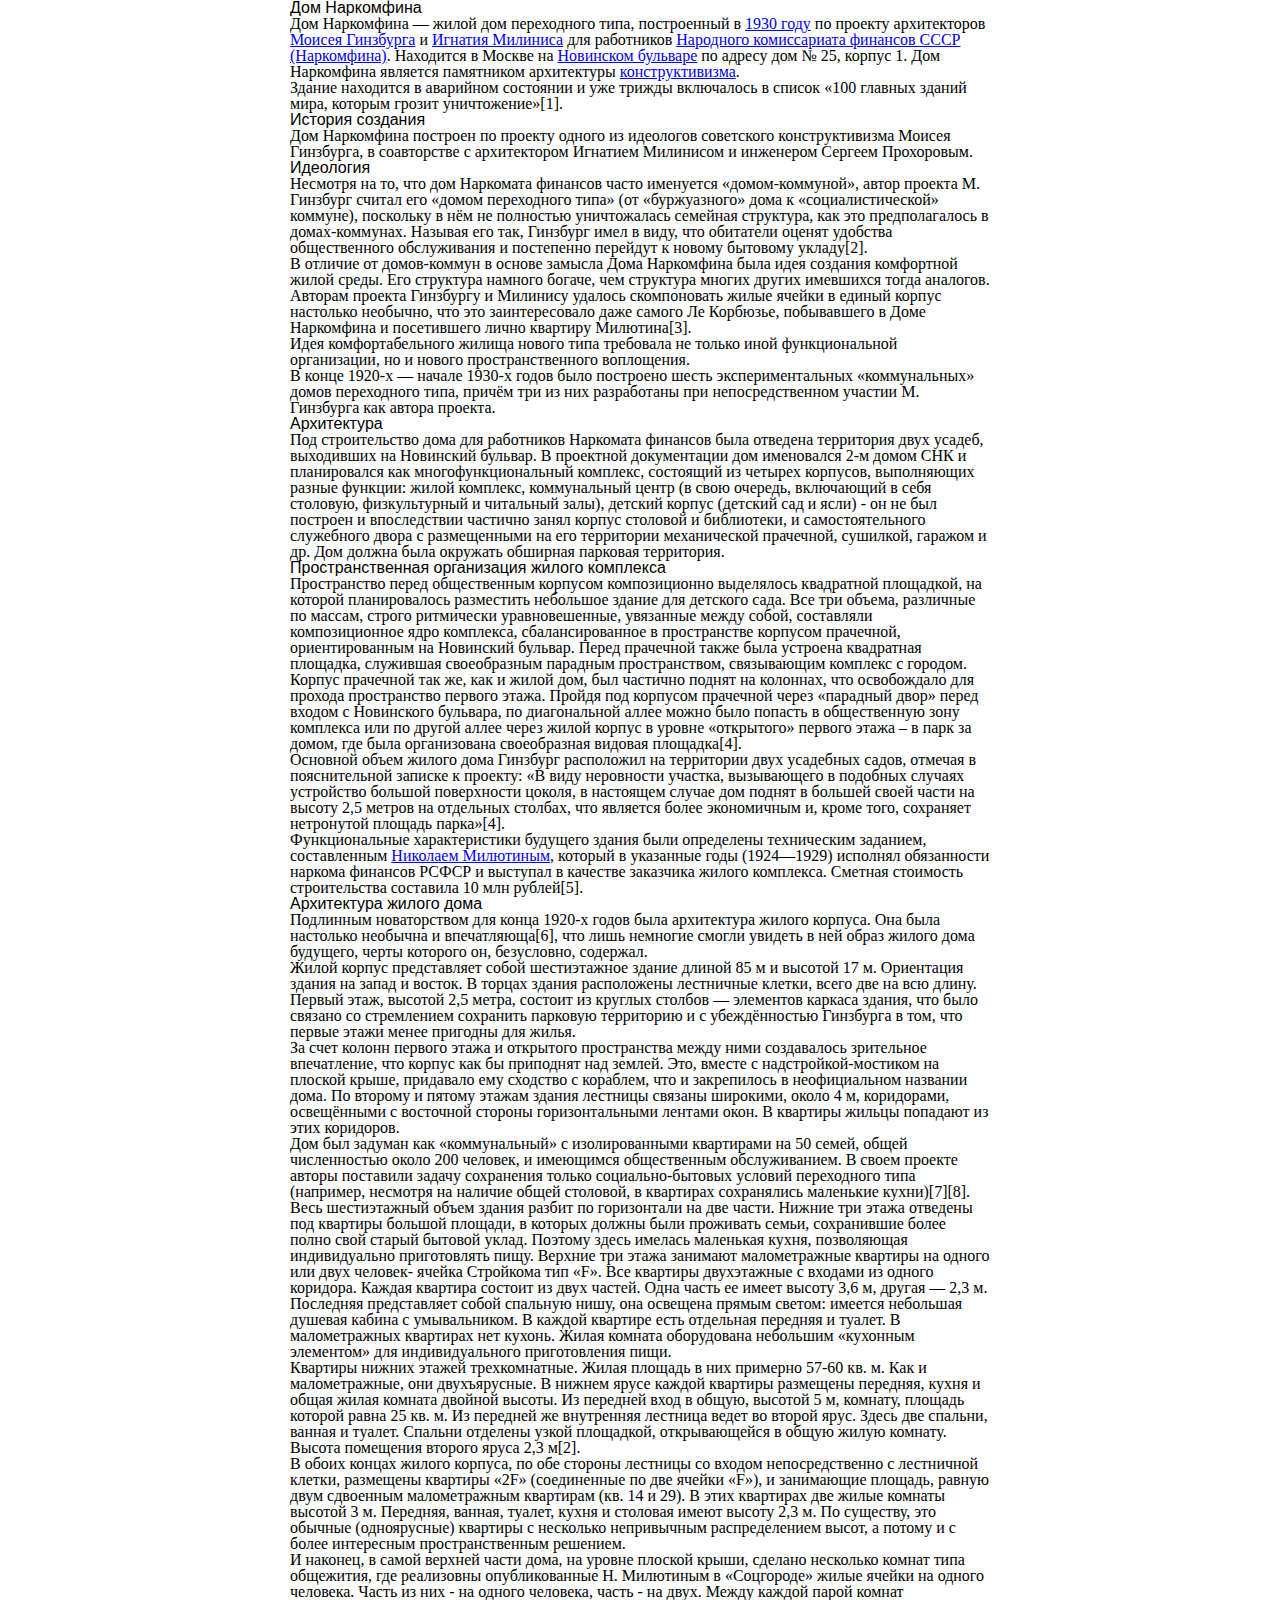
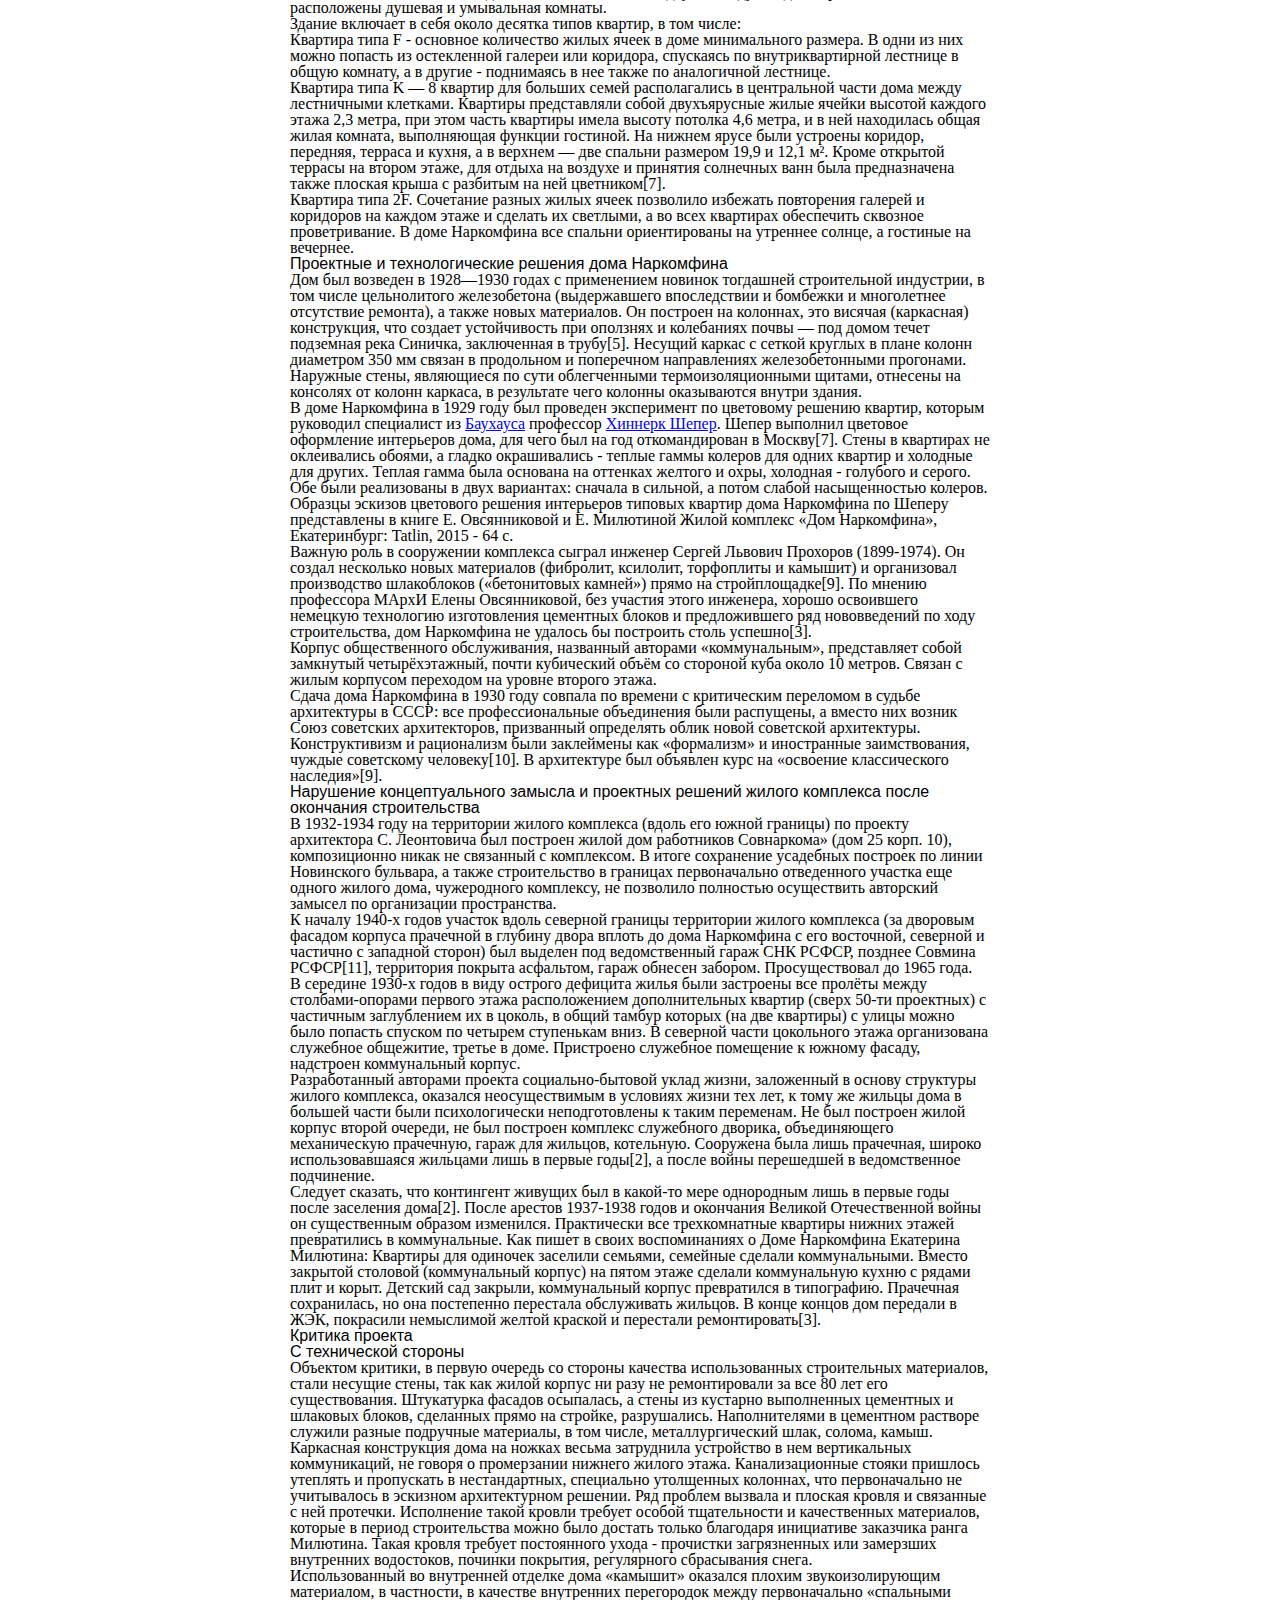
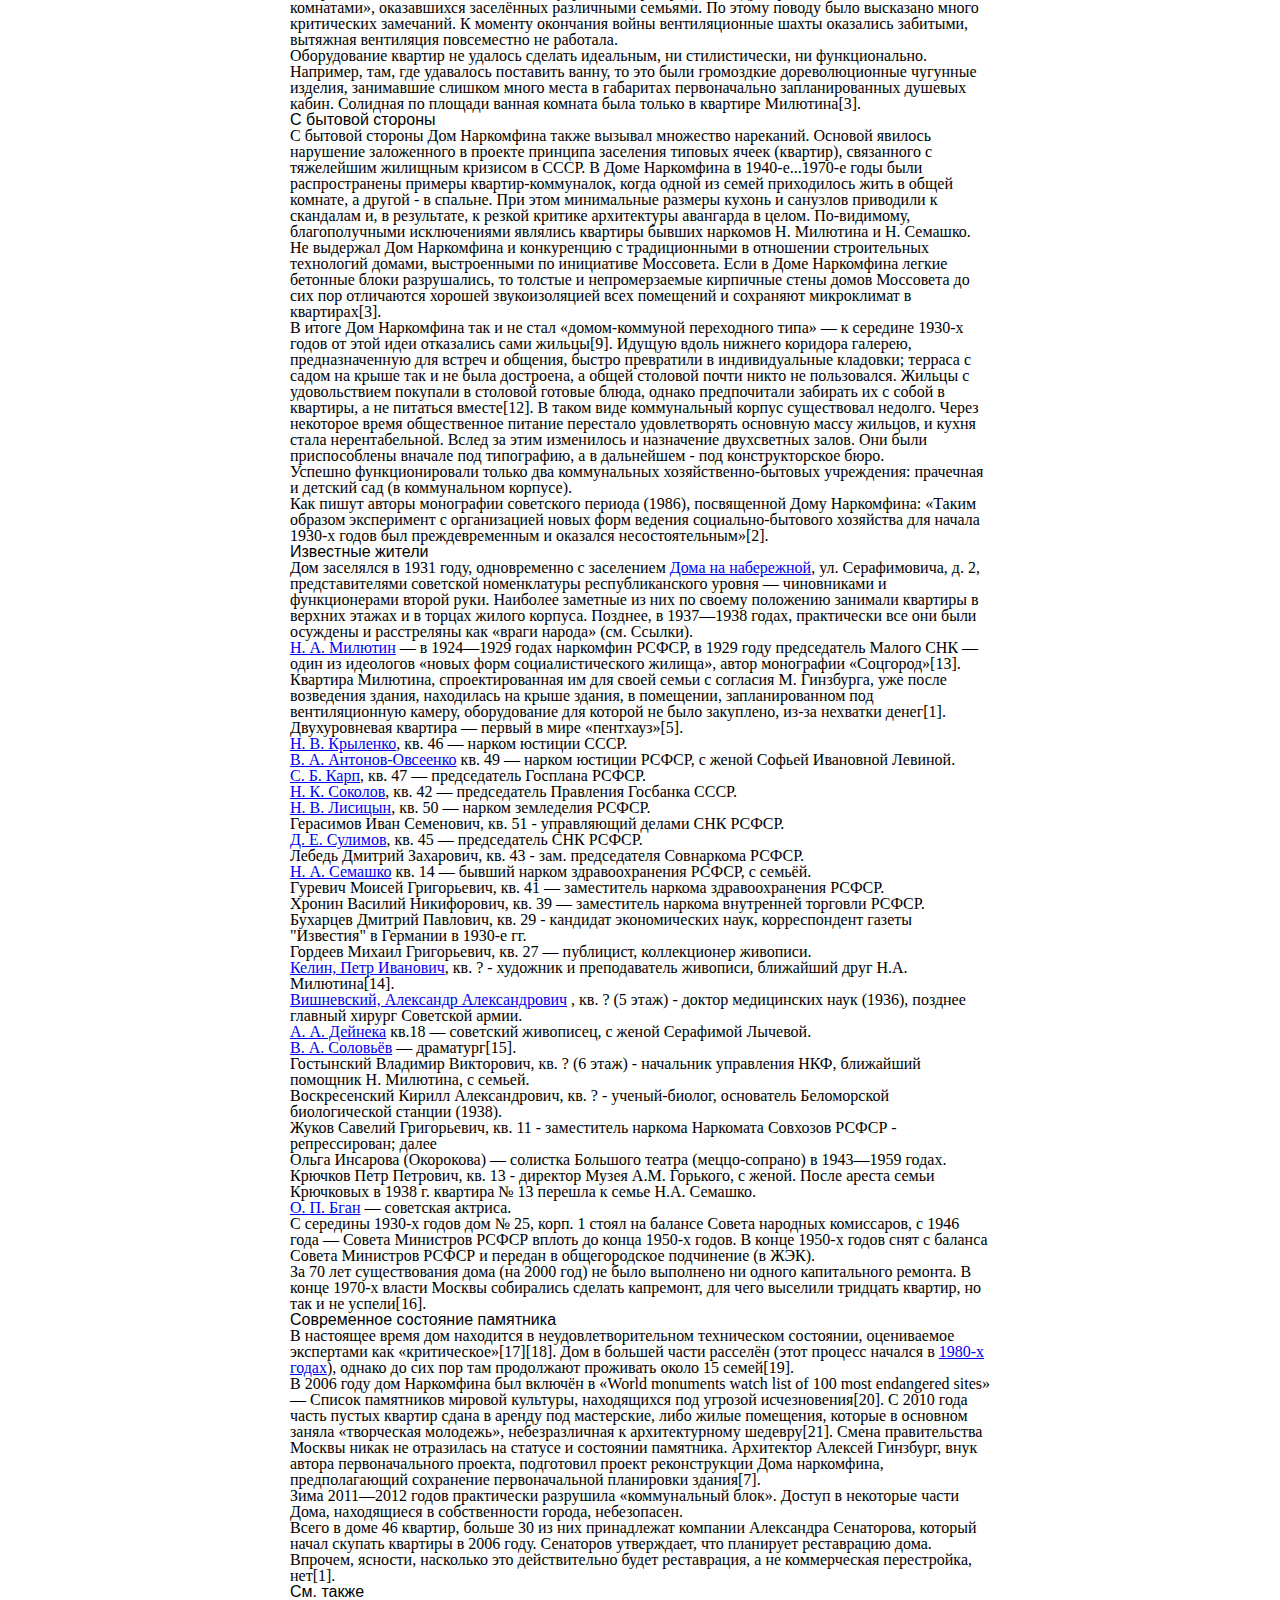
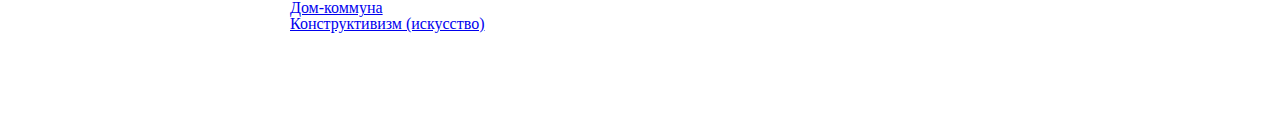
<file: KlyapikovaMaria/001-Wikipedia/index.html>
<!DOCTYPE html>
<html lang="ru">
<head>
  <meta charset="UTF-8">
  <title>Дом Наркомфина</title>
  <link rel="stylesheet" href="style.css">
</head>
<body>

  <h1>Дом Наркомфина</h1>
  <p>Дом Наркомфина — жилой дом переходного типа, построенный в <a href="https://ru.wikipedia.org/wiki/1930_%D0%B3%D0%BE%D0%B4">1930 году</a> по проекту архитекторов <a href="https://ru.wikipedia.org/wiki/%D0%93%D0%B8%D0%BD%D0%B7%D0%B1%D1%83%D1%80%D0%B3,_%D0%9C%D0%BE%D0%B8%D1%81%D0%B5%D0%B9_%D0%AF%D0%BA%D0%BE%D0%B2%D0%BB%D0%B5%D0%B2%D0%B8%D1%87">Моисея Гинзбурга</a> и <a href="https://ru.wikipedia.org/wiki/%D0%9C%D0%B8%D0%BB%D0%B8%D0%BD%D0%B8%D1%81,_%D0%98%D0%B3%D0%BD%D0%B0%D1%82%D0%B8%D0%B9_%D0%A4%D1%80%D0%B0%D0%BD%D1%86%D0%B5%D0%B2%D0%B8%D1%87">Игнатия Милиниса</a> для работников <a href="https://ru.wikipedia.org/wiki/%D0%9D%D0%B0%D1%80%D0%BE%D0%B4%D0%BD%D1%8B%D0%B9_%D0%BA%D0%BE%D0%BC%D0%B8%D1%81%D1%81%D0%B0%D1%80%D0%B8%D0%B0%D1%82_%D1%84%D0%B8%D0%BD%D0%B0%D0%BD%D1%81%D0%BE%D0%B2">Народного комиссариата финансов СССР (Наркомфина)</a>. Находится в Москве на <a href="https://ru.wikipedia.org/wiki/%D0%9D%D0%BE%D0%B2%D0%B8%D0%BD%D1%81%D0%BA%D0%B8%D0%B9_%D0%B1%D1%83%D0%BB%D1%8C%D0%B2%D0%B0%D1%80">Новинском бульваре</a> по адресу дом № 25, корпус 1. Дом Наркомфина является памятником архитектуры <a href="https://ru.wikipedia.org/wiki/%D0%9A%D0%BE%D0%BD%D1%81%D1%82%D1%80%D1%83%D0%BA%D1%82%D0%B8%D0%B2%D0%B8%D0%B7%D0%BC_(%D0%B8%D1%81%D0%BA%D1%83%D1%81%D1%81%D1%82%D0%B2%D0%BE)">конструктивизма</a>.</p>
  <p>Здание находится в аварийном состоянии и уже трижды включалось в список «100 главных зданий мира, которым грозит уничтожение»[1].</p>


  <h2>История создания</h2>
  <p>Дом Наркомфина построен по проекту одного из идеологов советского конструктивизма Моисея Гинзбурга, в соавторстве с архитектором Игнатием Милинисом и инженером Сергеем Прохоровым.</p>


  <h2>Идеология</h2>
  <p>Несмотря на то, что дом Наркомата финансов часто именуется «домом-коммуной», автор проекта М. Гинзбург считал его «домом переходного типа» (от «буржуазного» дома к «социалистической» коммуне), поскольку в нём не полностью уничтожалась семейная структура, как это предполагалось в домах-коммунах. Называя его так, Гинзбург имел в виду, что обитатели оценят удобства общественного обслуживания и постепенно перейдут к новому бытовому укладу[2].</p>
  <p>В отличие от домов-коммун в основе замысла Дома Наркомфина была идея создания комфортной жилой среды. Его структура намного богаче, чем структура многих других имевшихся тогда аналогов. Авторам проекта Гинзбургу и Милинису удалось скомпоновать жилые ячейки в единый корпус настолько необычно, что это заинтересовало даже самого Ле Корбюзье, побывавшего в Доме Наркомфина и посетившего лично квартиру Милютина[3].</p>
  <p>Идея комфортабельного жилища нового типа требовала не только иной функциональной организации, но и нового пространственного воплощения.</p>
  <p>В конце 1920-х — начале 1930-х годов было построено шесть экспериментальных «коммунальных» домов переходного типа, причём три из них разработаны при непосредственном участии М. Гинзбурга как автора проекта.</p>

  <h2>Архитектура</h2>
  <p>Под строительство дома для работников Наркомата финансов была отведена территория двух усадеб, выходивших на Новинский бульвар. В проектной документации дом именовался 2-м домом СНК и планировался как многофункциональный комплекс, состоящий из четырех корпусов, выполняющих разные функции: жилой комплекс, коммунальный центр (в свою очередь, включающий в себя столовую, физкультурный и читальный залы), детский корпус (детский сад и ясли) - он не был построен и впоследствии частично занял корпус столовой и библиотеки, и самостоятельного служебного двора с размещенными на его территории механической прачечной, сушилкой, гаражом и др. Дом должна была окружать обширная парковая территория.</p>

  <h3>Пространственная организация жилого комплекса</h3>
  <p>Пространство перед общественным корпусом композиционно выделялось квадратной площадкой, на которой планировалось разместить небольшое здание для детского сада. Все три объема, различные по массам, строго ритмически уравновешенные, увязанные между собой, составляли композиционное ядро комплекса, сбалансированное в пространстве корпусом прачечной, ориентированным на Новинский бульвар. Перед прачечной также была устроена квадратная площадка, служившая своеобразным парадным пространством, связывающим комплекс с городом. Корпус прачечной так же, как и жилой дом, был частично поднят на колоннах, что освобождало для прохода пространство первого этажа. Пройдя под корпусом прачечной через «парадный двор» перед входом с Новинского бульвара, по диагональной аллее можно было попасть в общественную зону комплекса или по другой аллее через жилой корпус в уровне «открытого» первого этажа – в парк за домом, где была организована своеобразная видовая площадка[4].</p>
  <p>Основной объем жилого дома Гинзбург расположил на территории двух усадебных садов, отмечая в пояснительной записке к проекту: «В виду неровности участка, вызывающего в подобных случаях устройство большой поверхности цоколя, в настоящем случае дом поднят в большей своей части на высоту 2,5 метров на отдельных столбах, что является более экономичным и, кроме того, сохраняет нетронутой площадь парка»[4].</p>
  <p>Функциональные характеристики будущего здания были определены техническим заданием, составленным <a href="https://ru.wikipedia.org/wiki/%D0%9C%D0%B8%D0%BB%D1%8E%D1%82%D0%B8%D0%BD,_%D0%9D%D0%B8%D0%BA%D0%BE%D0%BB%D0%B0%D0%B9_%D0%90%D0%BB%D0%B5%D0%BA%D1%81%D0%B0%D0%BD%D0%B4%D1%80%D0%BE%D0%B2%D0%B8%D1%87">Николаем Милютиным</a>, который в указанные годы (1924—1929) исполнял обязанности наркома финансов РСФСР и выступал в качестве заказчика жилого комплекса. Сметная стоимость строительства составила 10 млн рублей[5].</p>

  <h3>Архитектура жилого дома</h3>
  <p>Подлинным новаторством для конца 1920-х годов была архитектура жилого корпуса. Она была настолько необычна и впечатляюща[6], что лишь немногие смогли увидеть в ней образ жилого дома будущего, черты которого он, безусловно, содержал.</p>
  <p>Жилой корпус представляет собой шестиэтажное здание длиной 85 м и высотой 17 м. Ориентация здания на запад и восток. В торцах здания расположены лестничные клетки, всего две на всю длину. Первый этаж, высотой 2,5 метра, состоит из круглых столбов — элементов каркаса здания, что было связано со стремлением сохранить парковую территорию и с убеждённостью Гинзбурга в том, что первые этажи менее пригодны для жилья.</p>
  <p>За счет колонн первого этажа и открытого пространства между ними создавалось зрительное впечатление, что корпус как бы приподнят над землей. Это, вместе с надстройкой-мостиком на плоской крыше, придавало ему сходство с кораблем, что и закрепилось в неофициальном названии дома. По второму и пятому этажам здания лестницы связаны широкими, около 4 м, коридорами, освещёнными с восточной стороны горизонтальными лентами окон. В квартиры жильцы попадают из этих коридоров.</p>
  <p>Дом был задуман как «коммунальный» с изолированными квартирами на 50 семей, общей численностью около 200 человек, и имеющимся общественным обслуживанием. В своем проекте авторы поставили задачу сохранения только социально-бытовых условий переходного типа (например, несмотря на наличие общей столовой, в квартирах сохранялись маленькие кухни)[7][8].</p>
  <p>Весь шестиэтажный объем здания разбит по горизонтали на две части. Нижние три этажа отведены под квартиры большой площади, в которых должны были проживать семьи, сохранившие более полно свой старый бытовой уклад. Поэтому здесь имелась маленькая кухня, позволяющая индивидуально приготовлять пищу. Верхние три этажа занимают малометражные квартиры на одного или двух человек- ячейка Стройкома тип «F». Все квартиры двухэтажные с входами из одного коридора. Каждая квартира состоит из двух частей. Одна часть ее имеет высоту 3,6 м, другая — 2,3 м. Последняя представляет собой спальную нишу, она освещена прямым светом: имеется небольшая душевая кабина с умывальником. В каждой квартире есть отдельная передняя и туалет. В малометражных квартирах нет кухонь. Жилая комната оборудована небольшим «кухонным элементом» для индивидуального приготовления пищи.</p>
  <p>Квартиры нижних этажей трехкомнатные. Жилая площадь в них примерно 57-60 кв. м. Как и малометражные, они двухъярусные. В нижнем ярусе каждой квартиры размещены передняя, кухня и общая жилая комната двойной высоты. Из передней вход в общую, высотой 5 м, комнату, площадь которой равна 25 кв. м. Из передней же внутренняя лестница ведет во второй ярус. Здесь две спальни, ванная и туалет. Спальни отделены узкой площадкой, открывающейся в общую жилую комнату. Высота помещения второго яруса 2,3 м[2].</p>
  <p>В обоих концах жилого корпуса, по обе стороны лестницы со входом непосредственно с лестничной клетки, размещены квартиры «2F» (соединенные по две ячейки «F»), и занимающие площадь, равную двум сдвоенным малометражным квартирам (кв. 14 и 29). В этих квартирах две жилые комнаты высотой 3 м. Передняя, ванная, туалет, кухня и столовая имеют высоту 2,3 м. По существу, это обычные (одноярусные) квартиры с несколько непривычным распределением высот, а потому и с более интересным пространственным решением.</p>
  <p>И наконец, в самой верхней части дома, на уровне плоской крыши, сделано несколько комнат типа общежития, где реализовны опубликованные Н. Милютиным в «Соцгороде» жилые ячейки на одного человека. Часть из них - на одного человека, часть - на двух. Между каждой парой комнат расположены душевая и умывальная комнаты.</p>
  <p>Здание включает в себя около десятка типов квартир, в том числе:</p>

  <ul>
    <li>Квартира типа F - основное количество жилых ячеек в доме минимального размера. В одни из них можно попасть из остекленной галереи или коридора, спускаясь по внутриквартирной лестнице в общую комнату, а в другие - поднимаясь в нее также по аналогичной лестнице.</li>
    <li>Квартира типа K — 8 квартир для больших семей располагались в центральной части дома между лестничными клетками. Квартиры представляли собой двухъярусные жилые ячейки высотой каждого этажа 2,3 метра, при этом часть квартиры имела высоту потолка 4,6 метра, и в ней находилась общая жилая комната, выполняющая функции гостиной. На нижнем ярусе были устроены коридор, передняя, терраса и кухня, а в верхнем — две спальни размером 19,9 и 12,1 м². Кроме открытой террасы на втором этаже, для отдыха на воздухе и принятия солнечных ванн была предназначена также плоская крыша с разбитым на ней цветником[7].</li>
    <li>Квартира типа 2F. Сочетание разных жилых ячеек позволило избежать повторения галерей и коридоров на каждом этаже и сделать их светлыми, а во всех квартирах обеспечить сквозное проветривание. В доме Наркомфина все спальни ориентированы на утреннее солнце, а гостиные на вечернее.</li>
  </ul>

  <h3>Проектные и технологические решения дома Наркомфина</h3>
  <p>Дом был возведен в 1928—1930 годах с применением новинок тогдашней строительной индустрии, в том числе цельнолитого железобетона (выдержавшего впоследствии и бомбежки и многолетнее отсутствие ремонта), а также новых материалов. Он построен на колоннах, это висячая (каркасная) конструкция, что создает устойчивость при оползнях и колебаниях почвы — под домом течет подземная река Синичка, заключенная в трубу[5]. Несущий каркас с сеткой круглых в плане колонн диаметром 350 мм связан в продольном и поперечном направлениях железобетонными прогонами. Наружные стены, являющиеся по сути облегченными термоизоляционными щитами, отнесены на консолях от колонн каркаса, в результате чего колонны оказываются внутри здания.</p>
  <p>В доме Наркомфина в 1929 году был проведен эксперимент по цветовому решению квартир, которым руководил специалист из <a href="https://ru.wikipedia.org/wiki/%D0%91%D0%B0%D1%83%D1%85%D0%B0%D1%83%D1%81">Баухауса</a> профессор <a href="https://de.wikipedia.org/wiki/Hinnerk_Scheper">Хиннерк Шепер</a>. Шепер выполнил цветовое оформление интерьеров дома, для чего был на год откомандирован в Москву[7]. Стены в квартирах не оклеивались обоями, а гладко окрашивались - теплые гаммы колеров для одних квартир и холодные для других. Теплая гамма была основана на оттенках желтого и охры, холодная - голубого и серого. Обе были реализованы в двух вариантах: сначала в сильной, а потом слабой насыщенностью колеров. Образцы эскизов цветового решения интерьеров типовых квартир дома Наркомфина по Шеперу представлены в книге Е. Овсянниковой и Е. Милютиной Жилой комплекс «Дом Наркомфина», Екатеринбург: Tatlin, 2015 - 64 с.</p>
  <p>Важную роль в сооружении комплекса сыграл инженер Сергей Львович Прохоров (1899-1974). Он создал несколько новых материалов (фибролит, ксилолит, торфоплиты и камышит) и организовал производство шлакоблоков («бетонитовых камней») прямо на стройплощадке[9]. По мнению профессора МАрхИ Елены Овсянниковой, без участия этого инженера, хорошо освоившего немецкую технологию изготовления цементных блоков и предложившего ряд нововведений по ходу строительства, дом Наркомфина не удалось бы построить столь успешно[3].</p>
  <p>Корпус общественного обслуживания, названный авторами «коммунальным», представляет собой замкнутый четырёхэтажный, почти кубический объём со стороной куба около 10 метров. Связан с жилым корпусом переходом на уровне второго этажа.</p>
  <p>Сдача дома Наркомфина в 1930 году совпала по времени с критическим переломом в судьбе архитектуры в СССР: все профессиональные объединения были распущены, а вместо них возник Союз советских архитекторов, призванный определять облик новой советской архитектуры. Конструктивизм и рационализм были заклеймены как «формализм» и иностранные заимствования, чуждые советскому человеку[10]. В архитектуре был объявлен курс на «освоение классического наследия»[9].</p>

  <h3>Нарушение концептуального замысла и проектных решений жилого комплекса после окончания строительства</h3>
  <p>В 1932-1934 году на территории жилого комплекса (вдоль его южной границы) по проекту архитектора С. Леонтовича был построен жилой дом работников Совнаркома» (дом 25 корп. 10), композиционно никак не связанный с комплексом. В итоге сохранение усадебных построек по линии Новинского бульвара, а также строительство в границах первоначально отведенного участка еще одного жилого дома, чужеродного комплексу, не позволило полностью осуществить авторский замысел по организации пространства.</p>
  <p>К началу 1940-х годов участок вдоль северной границы территории жилого комплекса (за дворовым фасадом корпуса прачечной в глубину двора вплоть до дома Наркомфина с его восточной, северной и частично с западной сторон) был выделен под ведомственный гараж СНК РСФСР, позднее Совмина РСФСР[11], территория покрыта асфальтом, гараж обнесен забором. Просуществовал до 1965 года.</p>
  <p>В середине 1930-х годов в виду острого дефицита жилья были застроены все пролёты между столбами-опорами первого этажа расположением дополнительных квартир (сверх 50-ти проектных) с частичным заглублением их в цоколь, в общий тамбур которых (на две квартиры) с улицы можно было попасть спуском по четырем ступенькам вниз. В северной части цокольного этажа организована служебное общежитие, третье в доме. Пристроено служебное помещение к южному фасаду, надстроен коммунальный корпус.</p>
  <p>Разработанный авторами проекта социально-бытовой уклад жизни, заложенный в основу структуры жилого комплекса, оказался неосуществимым в условиях жизни тех лет, к тому же жильцы дома в большей части были психологически неподготовлены к таким переменам. Не был построен жилой корпус второй очереди, не был построен комплекс служебного дворика, объединяющего механическую прачечную, гараж для жильцов, котельную. Сооружена была лишь прачечная, широко использовавшаяся жильцами лишь в первые годы[2], а после войны перешедшей в ведомственное подчинение.</p>
  <p>Следует сказать, что контингент живущих был в какой-то мере однородным лишь в первые годы после заселения дома[2]. После арестов 1937-1938 годов и окончания Великой Отечественной войны он существенным образом изменился. Практически все трехкомнатные квартиры нижних этажей превратились в коммунальные. Как пишет в своих воспоминаниях о Доме Наркомфина Екатерина Милютина: Квартиры для одиночек заселили семьями, семейные сделали коммунальными. Вместо закрытой столовой (коммунальный корпус) на пятом этаже сделали коммунальную кухню с рядами плит и корыт. Детский сад закрыли, коммунальный корпус превратился в типографию. Прачечная сохранилась, но она постепенно перестала обслуживать жильцов. В конце концов дом передали в ЖЭК, покрасили немыслимой желтой краской и перестали ремонтировать[3].</p>

  <h2>Критика проекта</h2>

  <h3>С технической стороны</h3>
  <p>Объектом критики, в первую очередь со стороны качества использованных строительных материалов, стали несущие стены, так как жилой корпус ни разу не ремонтировали за все 80 лет его существования. Штукатурка фасадов осыпалась, а стены из кустарно выполненных цементных и шлаковых блоков, сделанных прямо на стройке, разрушались. Наполнителями в цементном растворе служили разные подручные материалы, в том числе, металлургический шлак, солома, камыш.</p>
  <p>Каркасная конструкция дома на ножках весьма затруднила устройство в нем вертикальных коммуникаций, не говоря о промерзании нижнего жилого этажа. Канализационные стояки пришлось утеплять и пропускать в нестандартных, специально утолщенных колоннах, что первоначально не учитывалось в эскизном архитектурном решении. Ряд проблем вызвала и плоская кровля и связанные с ней протечки. Исполнение такой кровли требует особой тщательности и качественных материалов, которые в период строительства можно было достать только благодаря инициативе заказчика ранга Милютина. Такая кровля требует постоянного ухода - прочистки загрязненных или замерзших внутренних водостоков, починки покрытия, регулярного сбрасывания снега.</p>
  <p>Использованный во внутренней отделке дома «камышит» оказался плохим звукоизолирующим материалом, в частности, в качестве внутренних перегородок между первоначально «спальными комнатами», оказавшихся заселённых различными семьями. По этому поводу было высказано много критических замечаний. К моменту окончания войны вентиляционные шахты оказались забитыми, вытяжная вентиляция повсеместно не работала.</p>
  <p>Оборудование квартир не удалось сделать идеальным, ни стилистически, ни функционально. Например, там, где удавалось поставить ванну, то это были громоздкие дореволюционные чугунные изделия, занимавшие слишком много места в габаритах первоначально запланированных душевых кабин. Солидная по площади ванная комната была только в квартире Милютина[3].</p>

  <h3>С бытовой стороны</h3>
  <p>С бытовой стороны Дом Наркомфина также вызывал множество нареканий. Основой явилось нарушение заложенного в проекте принципа заселения типовых ячеек (квартир), связанного с тяжелейшим жилищным кризисом в СССР. В Доме Наркомфина в 1940-е...1970-е годы были распространены примеры квартир-коммуналок, когда одной из семей приходилось жить в общей комнате, а другой - в спальне. При этом минимальные размеры кухонь и санузлов приводили к скандалам и, в результате, к резкой критике архитектуры авангарда в целом. По-видимому, благополучными исключениями являлись квартиры бывших наркомов Н. Милютина и Н. Семашко.</p>
  <p>Не выдержал Дом Наркомфина и конкуренцию с традиционными в отношении строительных технологий домами, выстроенными по инициативе Моссовета. Если в Доме Наркомфина легкие бетонные блоки разрушались, то толстые и непромерзаемые кирпичные стены домов Моссовета до сих пор отличаются хорошей звукоизоляцией всех помещений и сохраняют микроклимат в квартирах[3].</p>
  <p>В итоге Дом Наркомфина так и не стал «домом-коммуной переходного типа» — к середине 1930-х годов от этой идеи отказались сами жильцы[9]. Идущую вдоль нижнего коридора галерею, предназначенную для встреч и общения, быстро превратили в индивидуальные кладовки; терраса с садом на крыше так и не была достроена, а общей столовой почти никто не пользовался. Жильцы с удовольствием покупали в столовой готовые блюда, однако предпочитали забирать их с собой в квартиры, а не питаться вместе[12]. В таком виде коммунальный корпус существовал недолго. Через некоторое время общественное питание перестало удовлетворять основную массу жильцов, и кухня стала нерентабельной. Вслед за этим изменилось и назначение двухсветных залов. Они были приспособлены вначале под типографию, а в дальнейшем - под конструкторское бюро.</p>
  <p>Успешно функционировали только два коммунальных хозяйственно-бытовых учреждения: прачечная и детский сад (в коммунальном корпусе).</p>
  <p>Как пишут авторы монографии советского периода (1986), посвященной Дому Наркомфина: «Таким образом эксперимент с организацией новых форм ведения социально-бытового хозяйства для начала 1930-х годов был преждевременным и оказался несостоятельным»[2].</p>


  <h2>Известные жители</h2>
  <p>Дом заселялся в 1931 году, одновременно с заселением <a href="https://ru.wikipedia.org/wiki/%D0%94%D0%BE%D0%BC_%D0%BD%D0%B0_%D0%BD%D0%B0%D0%B1%D0%B5%D1%80%D0%B5%D0%B6%D0%BD%D0%BE%D0%B9">Дома на набережной</a>, ул. Серафимовича, д. 2, представителями советской номенклатуры республиканского уровня — чиновниками и функционерами второй руки. Наиболее заметные из них по своему положению занимали квартиры в верхних этажах и в торцах жилого корпуса. Позднее, в 1937—1938 годах, практически все они были осуждены и расстреляны как «враги народа» (см. Ссылки).</p>

  <ul>
    <li><a href="https://ru.wikipedia.org/wiki/%D0%9C%D0%B8%D0%BB%D1%8E%D1%82%D0%B8%D0%BD,_%D0%9D%D0%B8%D0%BA%D0%BE%D0%BB%D0%B0%D0%B9_%D0%90%D0%BB%D0%B5%D0%BA%D1%81%D0%B0%D0%BD%D0%B4%D1%80%D0%BE%D0%B2%D0%B8%D1%87">Н. А. Милютин</a> — в 1924—1929 годах наркомфин РСФСР, в 1929 году председатель Малого СНК — один из идеологов «новых форм социалистического жилища», автор монографии «Соцгород»[13]. Квартира Милютина, спроектированная им для своей семьи с согласия М. Гинзбурга, уже после возведения здания, находилась на крыше здания, в помещении, запланированном под вентиляционную камеру, оборудование для которой не было закуплено, из-за нехватки денег[1]. Двухуровневая квартира — первый в мире «пентхауз»[5].</li>
    <li><a href="https://ru.wikipedia.org/wiki/%D0%9A%D1%80%D1%8B%D0%BB%D0%B5%D0%BD%D0%BA%D0%BE,_%D0%9D%D0%B8%D0%BA%D0%BE%D0%BB%D0%B0%D0%B9_%D0%92%D0%B0%D1%81%D0%B8%D0%BB%D1%8C%D0%B5%D0%B2%D0%B8%D1%87">Н. В. Крыленко</a>, кв. 46 — нарком юстиции СССР.</li>
    <li><a href="https://ru.wikipedia.org/wiki/%D0%90%D0%BD%D1%82%D0%BE%D0%BD%D0%BE%D0%B2-%D0%9E%D0%B2%D1%81%D0%B5%D0%B5%D0%BD%D0%BA%D0%BE,_%D0%92%D0%BB%D0%B0%D0%B4%D0%B8%D0%BC%D0%B8%D1%80_%D0%90%D0%BB%D0%B5%D0%BA%D1%81%D0%B0%D0%BD%D0%B4%D1%80%D0%BE%D0%B2%D0%B8%D1%87">В. А. Антонов-Овсеенко</a> кв. 49 — нарком юстиции РСФСР, с женой Софьей Ивановной Левиной.</li>
    <li><a href="https://ru.wikipedia.org/wiki/%D0%9A%D0%B0%D1%80%D0%BF,_%D0%A1%D0%B5%D1%80%D0%B3%D0%B5%D0%B9_%D0%91%D0%B5%D0%BD%D0%B5%D0%B4%D0%B8%D0%BA%D1%82%D0%BE%D0%B2%D0%B8%D1%87">С. Б. Карп</a>, кв. 47 — председатель Госплана РСФСР.</li>
    <li><a href="https://ru.wikipedia.org/wiki/%D0%A1%D0%BE%D0%BA%D0%BE%D0%BB%D0%BE%D0%B2,_%D0%9D%D0%B8%D0%BA%D0%BE%D0%BB%D0%B0%D0%B9_%D0%9A%D0%BE%D0%BD%D1%81%D1%82%D0%B0%D0%BD%D1%82%D0%B8%D0%BD%D0%BE%D0%B2%D0%B8%D1%87">Н. К. Соколов</a>, кв. 42 — председатель Правления Госбанка СССР.</li>
    <li><a href="https://ru.wikipedia.org/wiki/%D0%9B%D0%B8%D1%81%D0%B8%D1%86%D1%8B%D0%BD_%D0%9D%D0%B8%D0%BA%D0%BE%D0%BB%D0%B0%D0%B9_%D0%92%D0%B0%D1%81%D0%B8%D0%BB%D1%8C%D0%B5%D0%B2%D0%B8%D1%87">Н. В. Лисицын</a>, кв. 50 — нарком земледелия РСФСР.</li>
    <li>Герасимов Иван Семенович, кв. 51 - управляющий делами СHК РСФСР.</li>
    <li><a href="https://ru.wikipedia.org/wiki/%D0%A1%D1%83%D0%BB%D0%B8%D0%BC%D0%BE%D0%B2,_%D0%94%D0%B0%D0%BD%D0%B8%D0%B8%D0%BB_%D0%95%D0%B3%D0%BE%D1%80%D0%BE%D0%B2%D0%B8%D1%87">Д. Е. Сулимов</a>, кв. 45 — председатель СНК РСФСР.</li>
    <li>Лебедь Дмитрий Захарович, кв. 43 - зам. председателя Совнаркома РСФСР.</li>
    <li><a href="https://ru.wikipedia.org/wiki/%D0%A1%D0%B5%D0%BC%D0%B0%D1%88%D0%BA%D0%BE,_%D0%9D%D0%B8%D0%BA%D0%BE%D0%BB%D0%B0%D0%B9_%D0%90%D0%BB%D0%B5%D0%BA%D1%81%D0%B0%D0%BD%D0%B4%D1%80%D0%BE%D0%B2%D0%B8%D1%87">Н. А. Семашко</a> кв. 14 — бывший нарком здравоохранения РСФСР, с семьёй.</li>
    <li>Гуревич Моисей Григорьевич, кв. 41 — заместитель наркома здравоохранения РСФСР.</li>
    <li>Хронин Василий Никифорович, кв. 39 — заместитель наркома внутренней торговли РСФСР.</li>
    <li>Бухарцев Дмитрий Павлович, кв. 29 - кандидат экономических наук, корреспондент газеты "Известия" в Германии в 1930-е гг.</li>
    <li>Гордеев Михаил Григорьевич, кв. 27 — публицист, коллекционер живописи.</li>
    <li><a href="https://ru.wikipedia.org/wiki/%D0%9A%D0%B5%D0%BB%D0%B8%D0%BD,_%D0%9F%D0%B5%D1%82%D1%80_%D0%98%D0%B2%D0%B0%D0%BD%D0%BE%D0%B2%D0%B8%D1%87">Келин, Петр Иванович</a>, кв. ? - художник и преподаватель живописи, ближайший друг Н.А. Милютина[14].</li>
    <li><a href="https://ru.wikipedia.org/wiki/%D0%92%D0%B8%D1%88%D0%BD%D0%B5%D0%B2%D1%81%D0%BA%D0%B8%D0%B9,_%D0%90%D0%BB%D0%B5%D0%BA%D1%81%D0%B0%D0%BD%D0%B4%D1%80_%D0%90%D0%BB%D0%B5%D0%BA%D1%81%D0%B0%D0%BD%D0%B4%D1%80%D0%BE%D0%B2%D0%B8%D1%87_(%D1%81%D1%82%D0%B0%D1%80%D1%88%D0%B8%D0%B9)">Вишневский, Александр Александрович</a> , кв. ? (5 этаж) - доктор медицинских наук (1936), позднее главный хирург Советской армии.</li>
    <li><a href="https://ru.wikipedia.org/wiki/%D0%94%D0%B5%D0%B9%D0%BD%D0%B5%D0%BA%D0%B0,_%D0%90%D0%BB%D0%B5%D0%BA%D1%81%D0%B0%D0%BD%D0%B4%D1%80_%D0%90%D0%BB%D0%B5%D0%BA%D1%81%D0%B0%D0%BD%D0%B4%D1%80%D0%BE%D0%B2%D0%B8%D1%87">А. А. Дейнека</a> кв.18 — советский живописец, с женой Серафимой Лычевой.</li>
    <li><a href="https://ru.wikipedia.org/wiki/%D0%A1%D0%BE%D0%BB%D0%BE%D0%B2%D1%8C%D1%91%D0%B2,_%D0%92%D0%BB%D0%B0%D0%B4%D0%B8%D0%BC%D0%B8%D1%80_%D0%90%D0%BB%D0%B5%D0%BA%D1%81%D0%B0%D0%BD%D0%B4%D1%80%D0%BE%D0%B2%D0%B8%D1%87_(%D0%B4%D1%80%D0%B0%D0%BC%D0%B0%D1%82%D1%83%D1%80%D0%B3)">В. А. Соловьёв</a> — драматург[15].</li>
    <li>Гостынский Владимир Викторович, кв. ? (6 этаж) - начальник управления НКФ, ближайший помощник Н. Милютина, с семьей.</li>
    <li>Воскресенский Кирилл Александрович, кв. ? - ученый-биолог, основатель Беломорской биологической станции (1938).</li>
    <li>Жуков Савелий Григорьевич, кв. 11 - заместитель наркома Наркомата Совхозов РСФСР - репрессирован; далее</li>
    <li>Ольга Инсарова (Окорокова) — солистка Большого театра (меццо-сопрано) в 1943—1959 годах.</li>
    <li>Крючков Петр Петрович, кв. 13 - директор Музея А.М. Горького, с женой. После ареста семьи Крючковых в 1938 г. квартира № 13 перешла к семье Н.А. Семашко.</li>
    <li><a href="https://ru.wikipedia.org/wiki/%D0%91%D0%B3%D0%B0%D0%BD,_%D0%9E%D0%BB%D1%8C%D0%B3%D0%B0_%D0%9F%D0%B0%D0%B2%D0%BB%D0%BE%D0%B2%D0%BD%D0%B0">О. П. Бган</a> — советская актриса.</li>
  </ul>

  <p>С середины 1930-х годов дом № 25, корп. 1 стоял на балансе Совета народных комиссаров, с 1946 года — Совета Министров РСФСР вплоть до конца 1950-х годов. В конце 1950-х годов снят с баланса Совета Министров РСФСР и передан в общегородское подчинение (в ЖЭК).</p>
  <p>За 70 лет существования дома (на 2000 год) не было выполнено ни одного капитального ремонта. В конце 1970-х власти Москвы собирались сделать капремонт, для чего выселили тридцать квартир, но так и не успели[16].</p>


  <h2>Современное состояние памятника</h2>
  <p>В настоящее время дом находится в неудовлетворительном техническом состоянии, оцениваемое экспертами как «критическое»[17][18]. Дом в большей части расселён (этот процесс начался в <a href="https://ru.wikipedia.org/wiki/1980-%D0%B5">1980-х годах</a>), однако до сих пор там продолжают проживать около 15 семей[19].</p>
  <p>В 2006 году дом Наркомфина был включён в «World monuments watch list of 100 most endangered sites» — Список памятников мировой культуры, находящихся под угрозой исчезновения[20]. С 2010 года часть пустых квартир сдана в аренду под мастерские, либо жилые помещения, которые в основном заняла «творческая молодежь», небезразличная к архитектурному шедевру[21]. Смена правительства Москвы никак не отразилась на статусе и состоянии памятника. Архитектор Алексей Гинзбург, внук автора первоначального проекта, подготовил проект реконструкции Дома наркомфина, предполагающий сохранение первоначальной планировки здания[7].</p>
  <p>Зима 2011—2012 годов практически разрушила «коммунальный блок». Доступ в некоторые части Дома, находящиеся в собственности города, небезопасен.</p>
  <p>Всего в доме 46 квартир, больше 30 из них принадлежат компании Александра Сенаторова, который начал скупать квартиры в 2006 году. Сенаторов утверждает, что планирует реставрацию дома. Впрочем, ясности, насколько это действительно будет реставрация, а не коммерческая перестройка, нет[1].</p>


  <h2>См. также</h2>

  <ul>
    <li><a href="https://ru.wikipedia.org/wiki/%D0%94%D0%BE%D0%BC-%D0%BA%D0%BE%D0%BC%D0%BC%D1%83%D0%BD%D0%B0">Дом-коммуна</a></li>
    <li><a href="https://ru.wikipedia.org/wiki/%D0%9A%D0%BE%D0%BD%D1%81%D1%82%D1%80%D1%83%D0%BA%D1%82%D0%B8%D0%B2%D0%B8%D0%B7%D0%BC_(%D0%B8%D1%81%D0%BA%D1%83%D1%81%D1%81%D1%82%D0%B2%D0%BE)">Конструктивизм (искусство)</a></li>
  </ul>

</body>
</html>
</file>
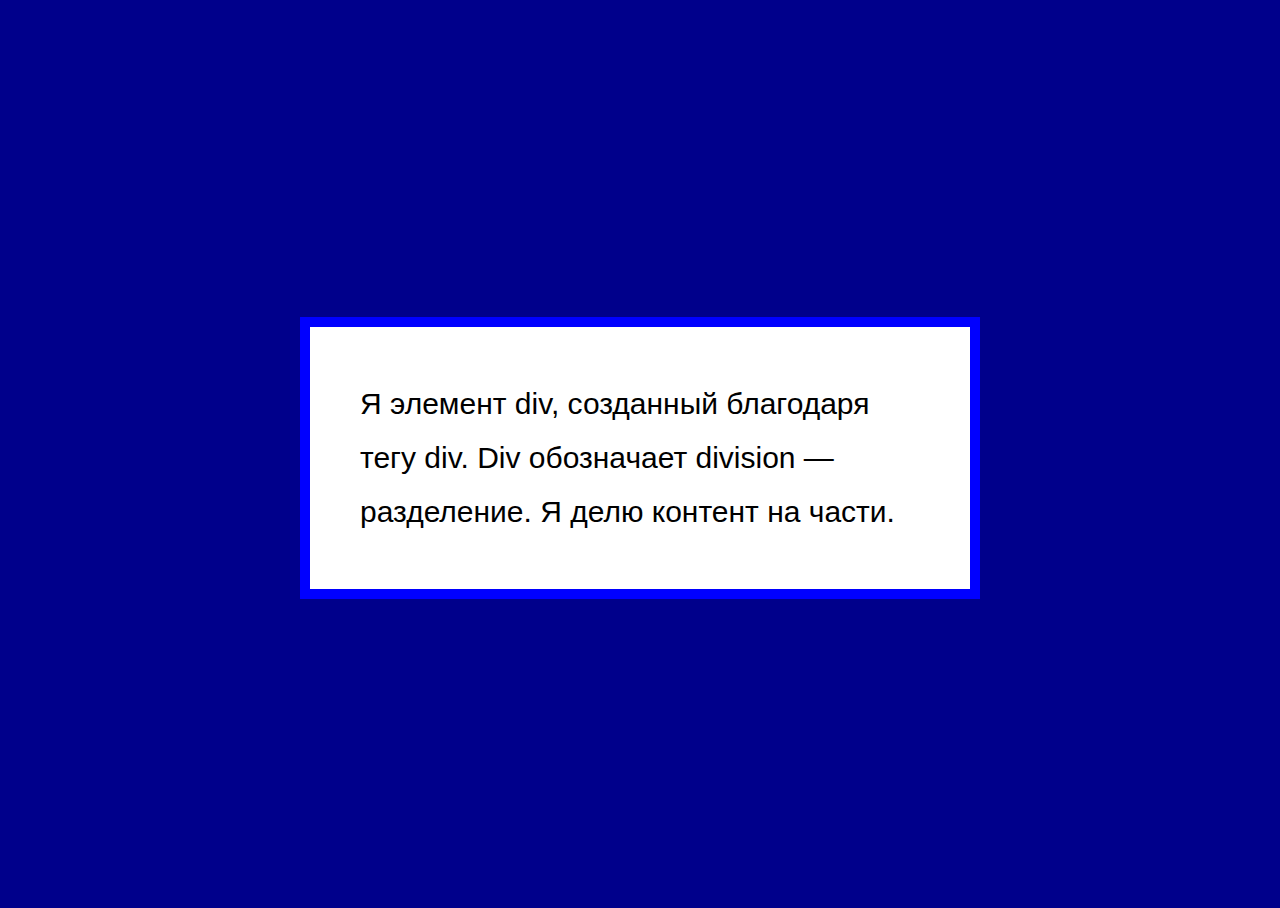
<file: KlyapikovaMaria/000-Showcase/showcase.html>
<!DOCTYPE html>
<html lang="en">
<head>
  <meta charset="UTF-8">
  <title>UNIQ 101 000 Showcase</title>

  <style>
  html {
    height: 100%;
  }
  body {
    background-color: darkblue;
    display: flex;
    height: 100%;
  }
  div {
    font-family: Helvetica, Arial, sans-serif;
    font-size: 30px;
    width: 560px;
    background-color: white;
    border-width: 10px;
    border-color: blue;
    border-style: solid;
    padding: 50px;
    line-height: 1.8;
    margin: auto;
  }
  </style>
</head>
<body>

  <div>Я элемент div, созданный благодаря тегу div. Div обозначает division — разделение. Я делю контент на части.</div>

</body>
</html>
</file>
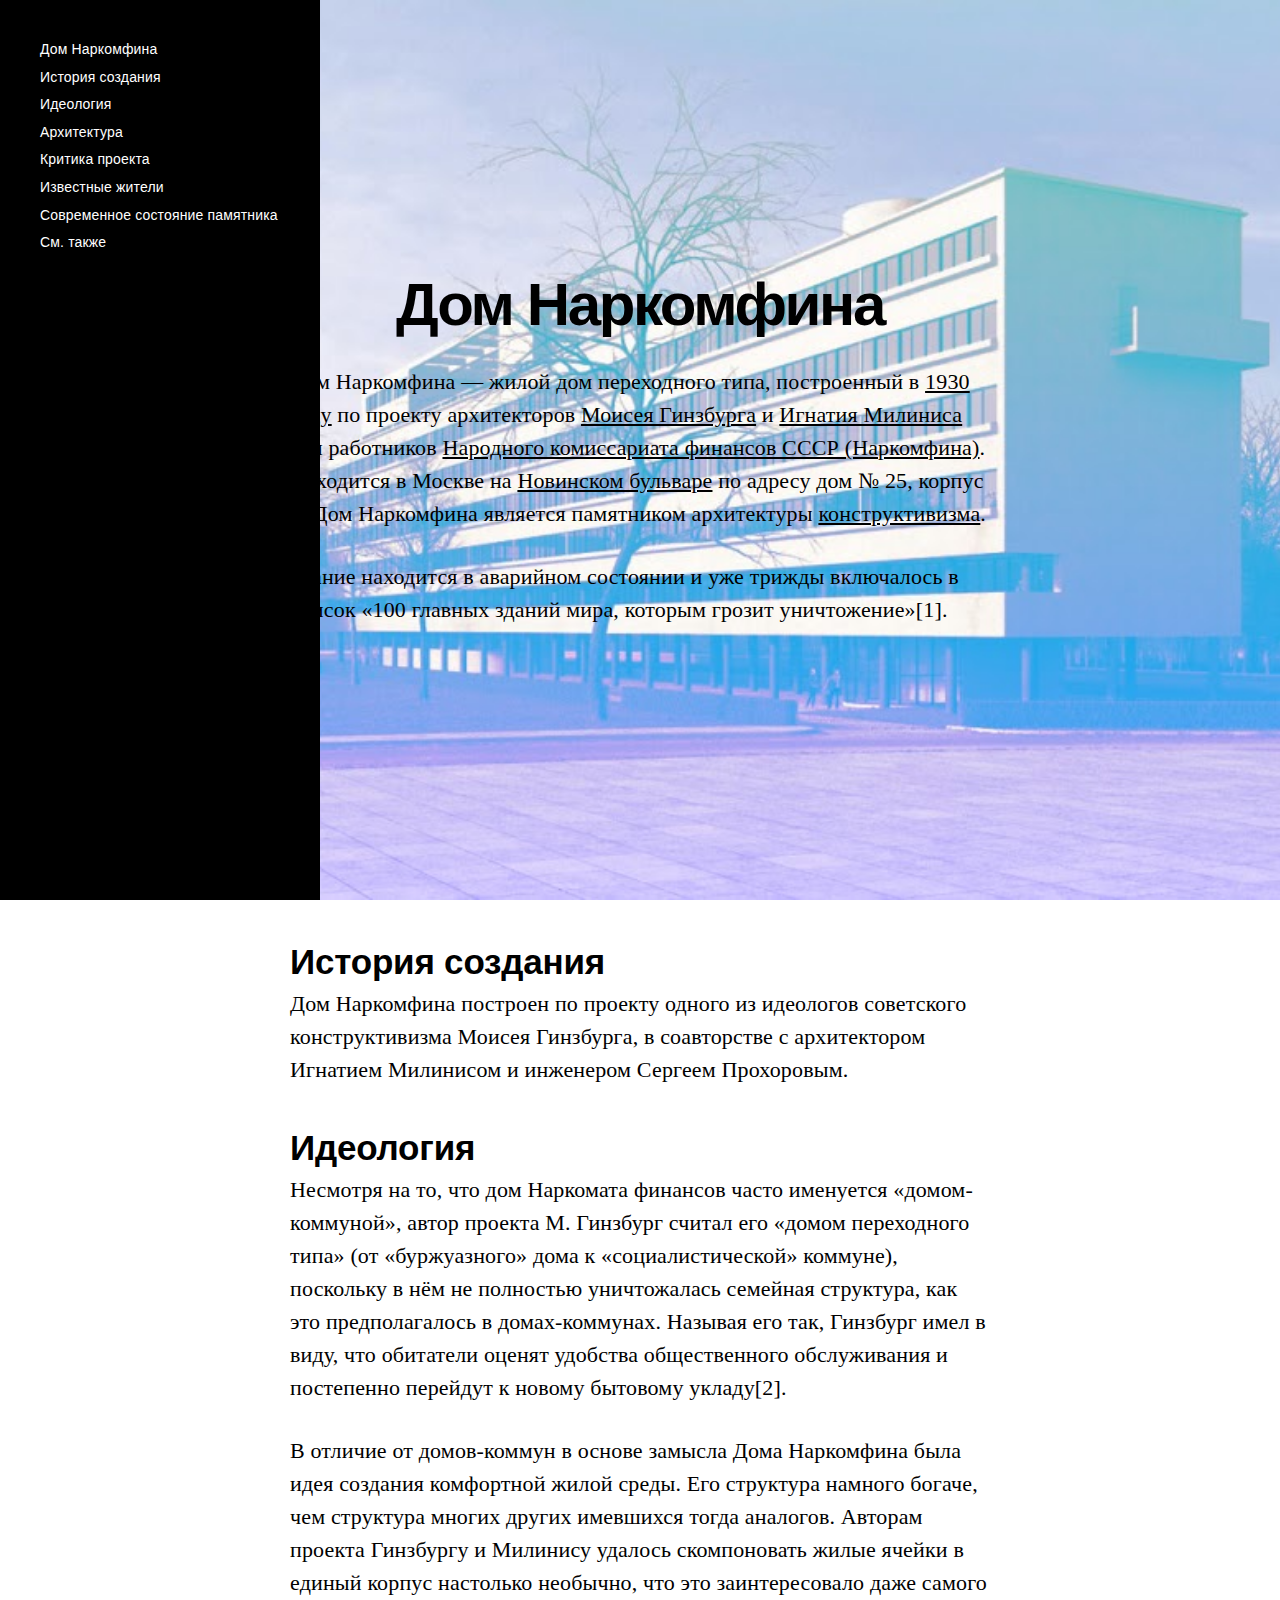
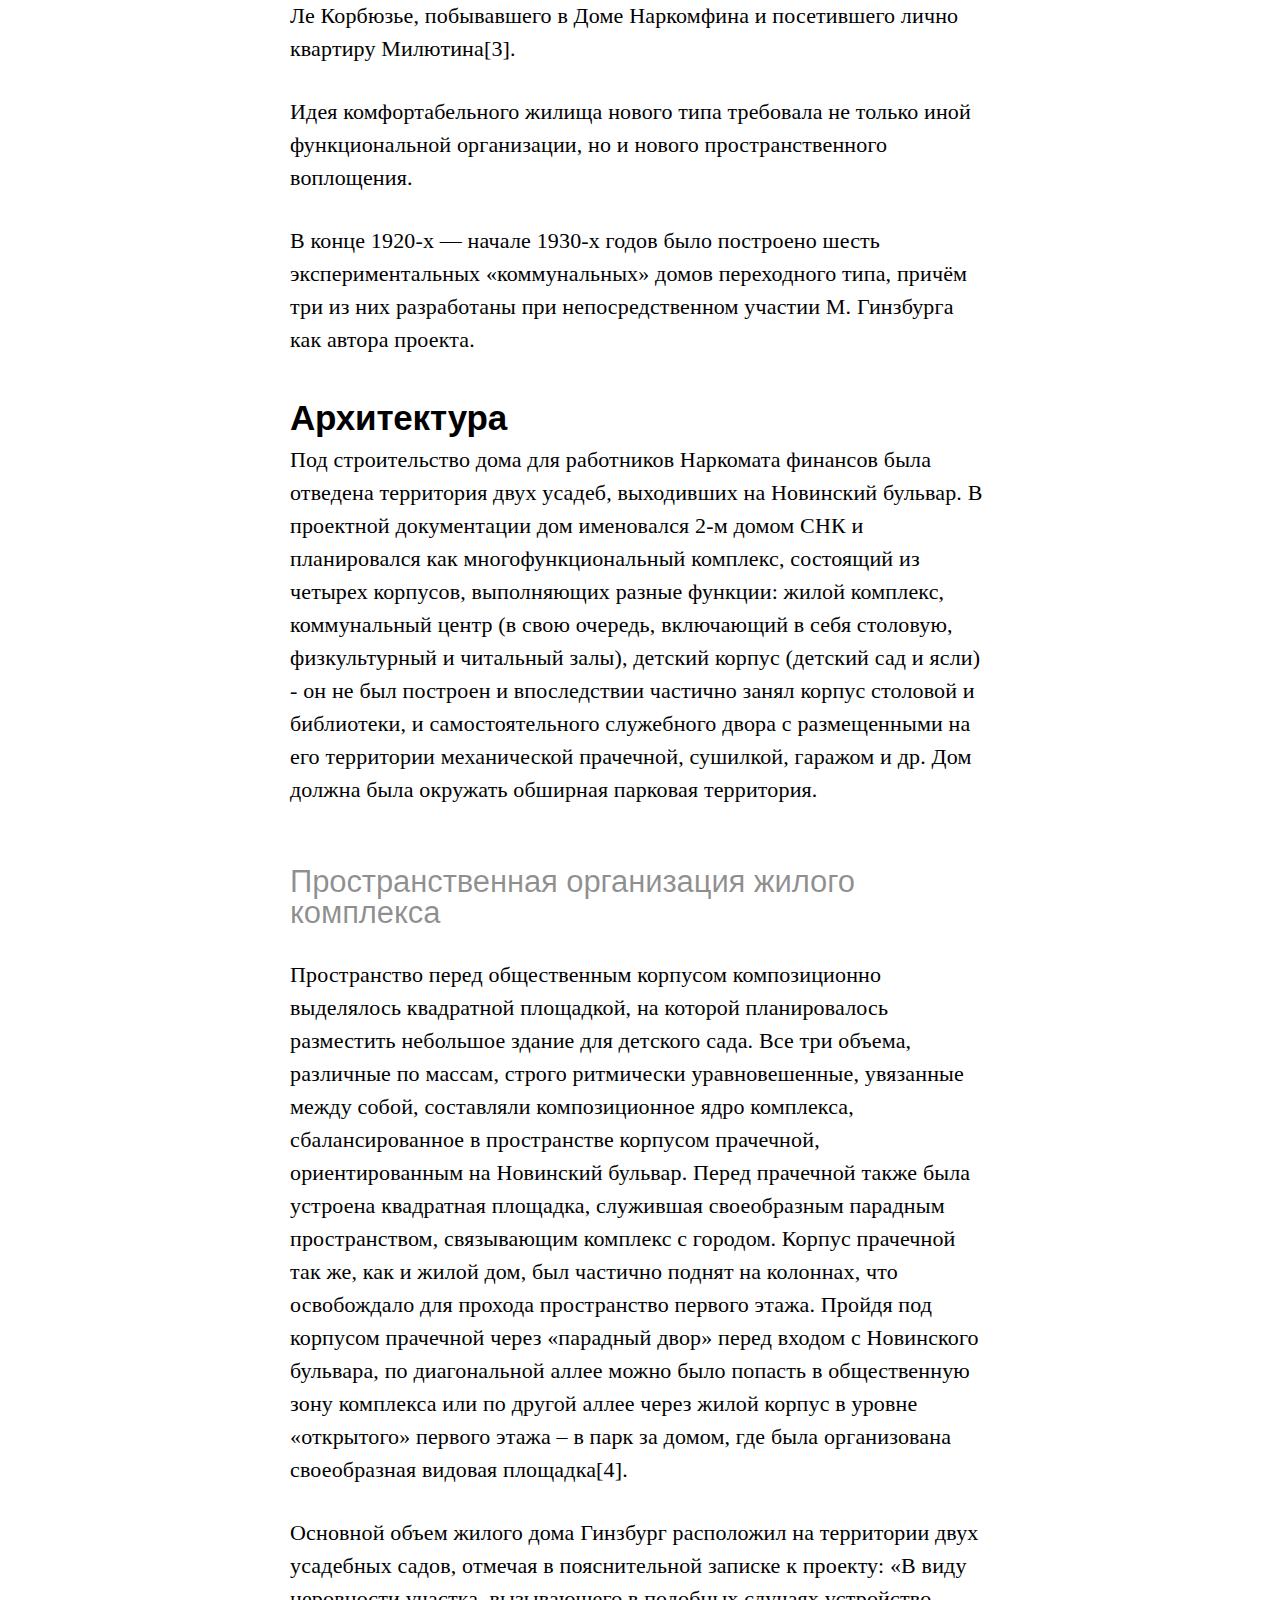
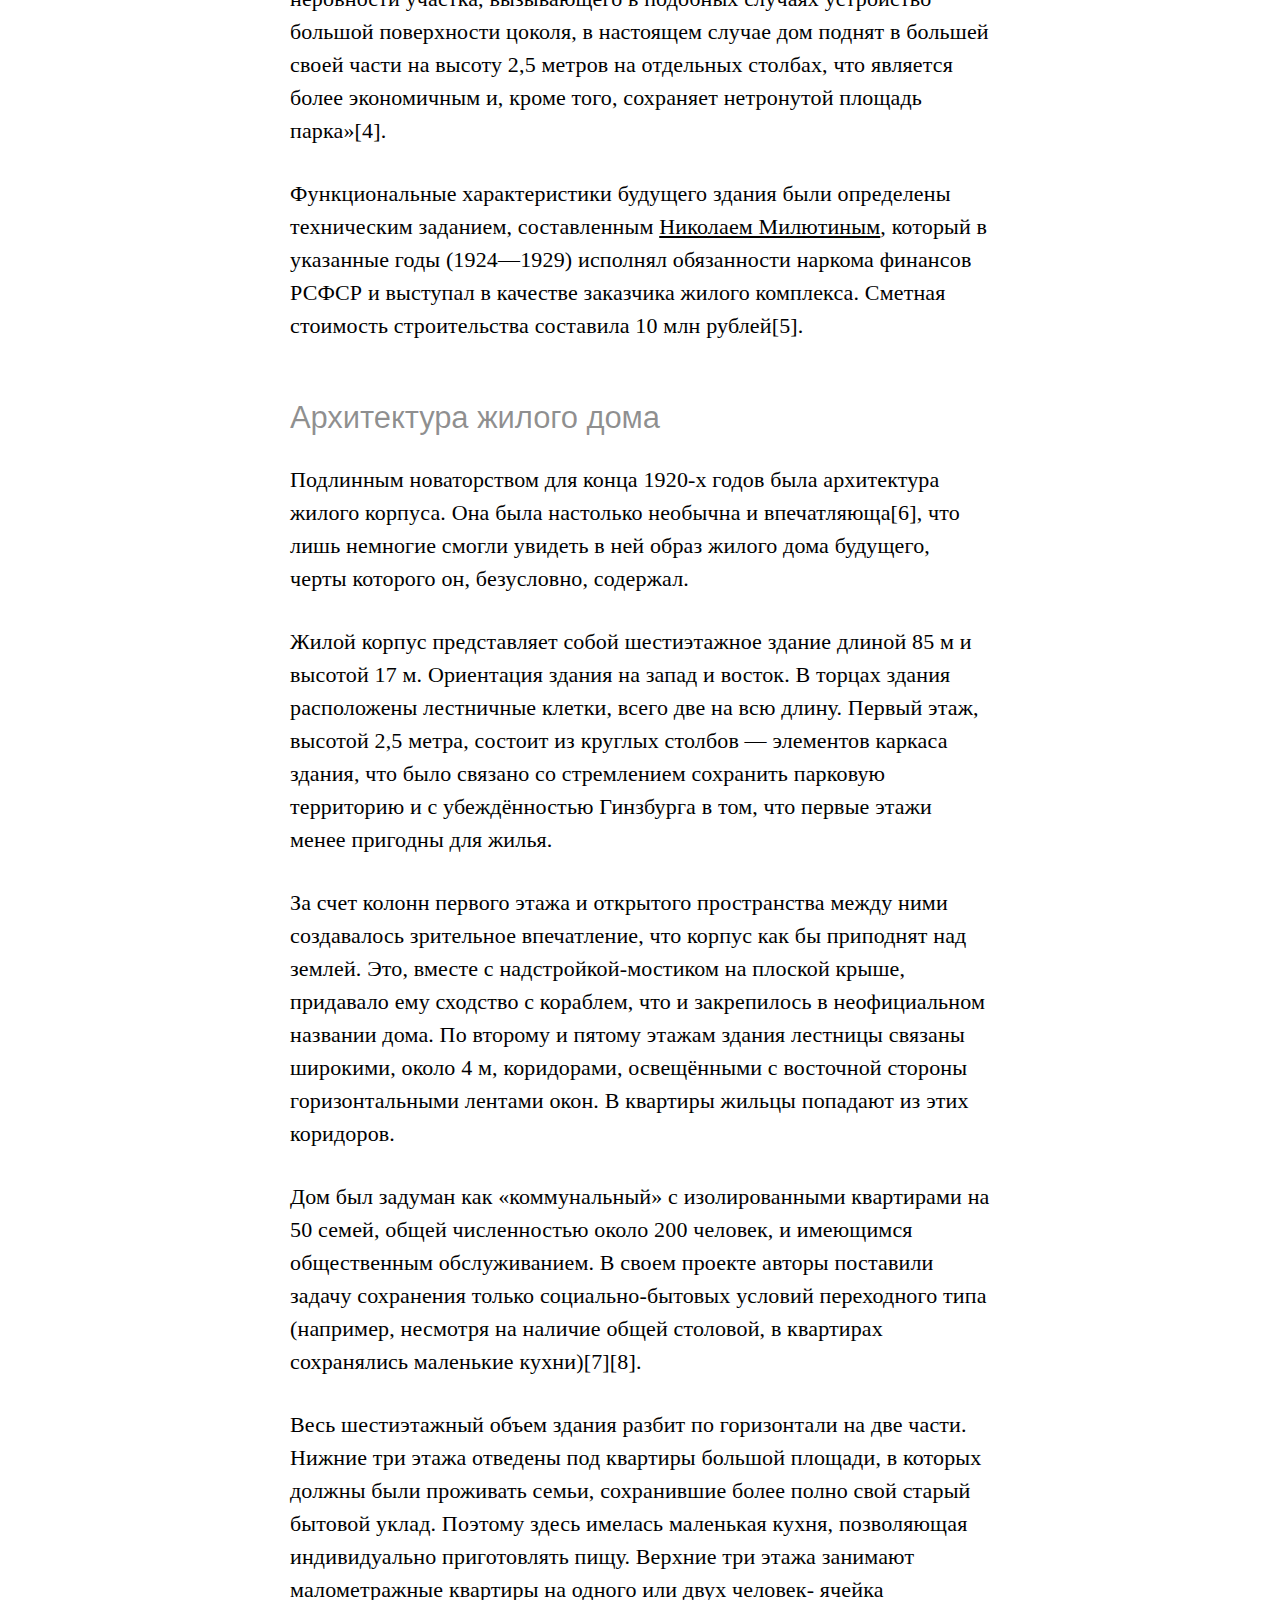
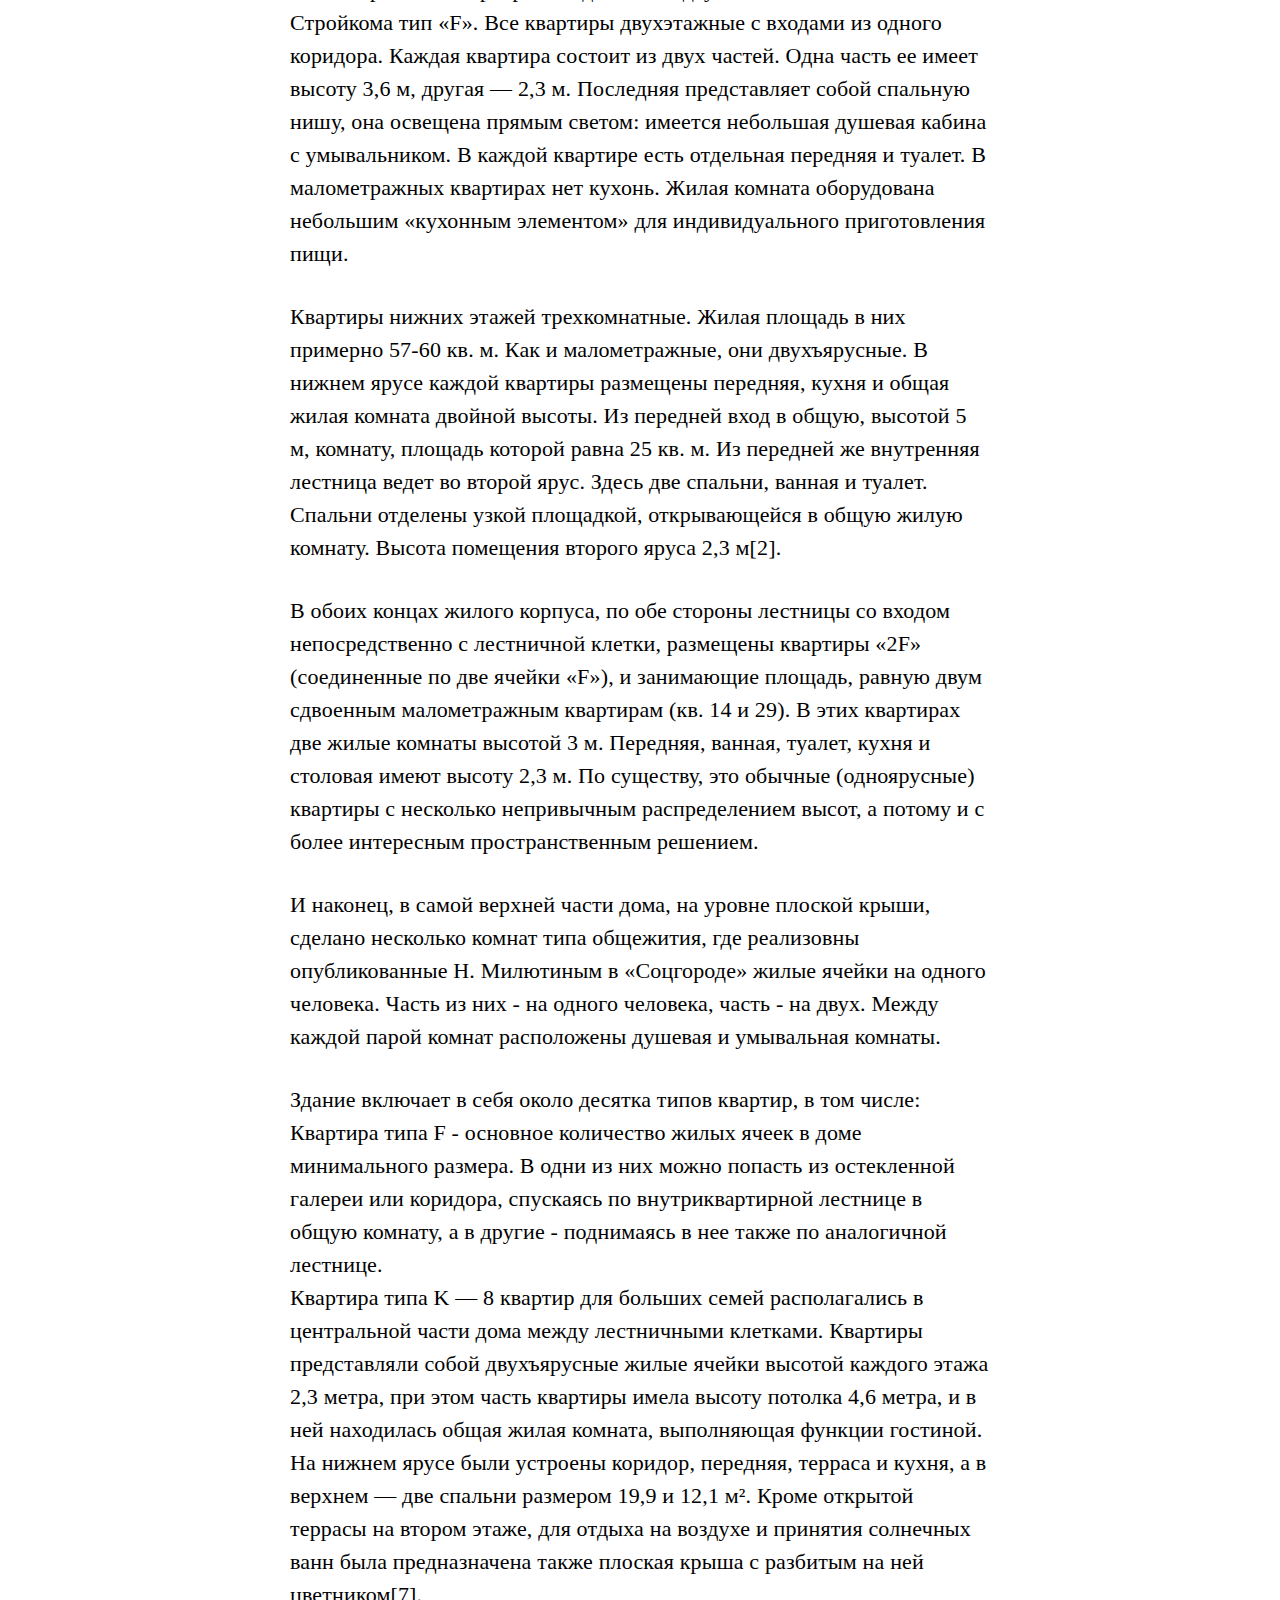
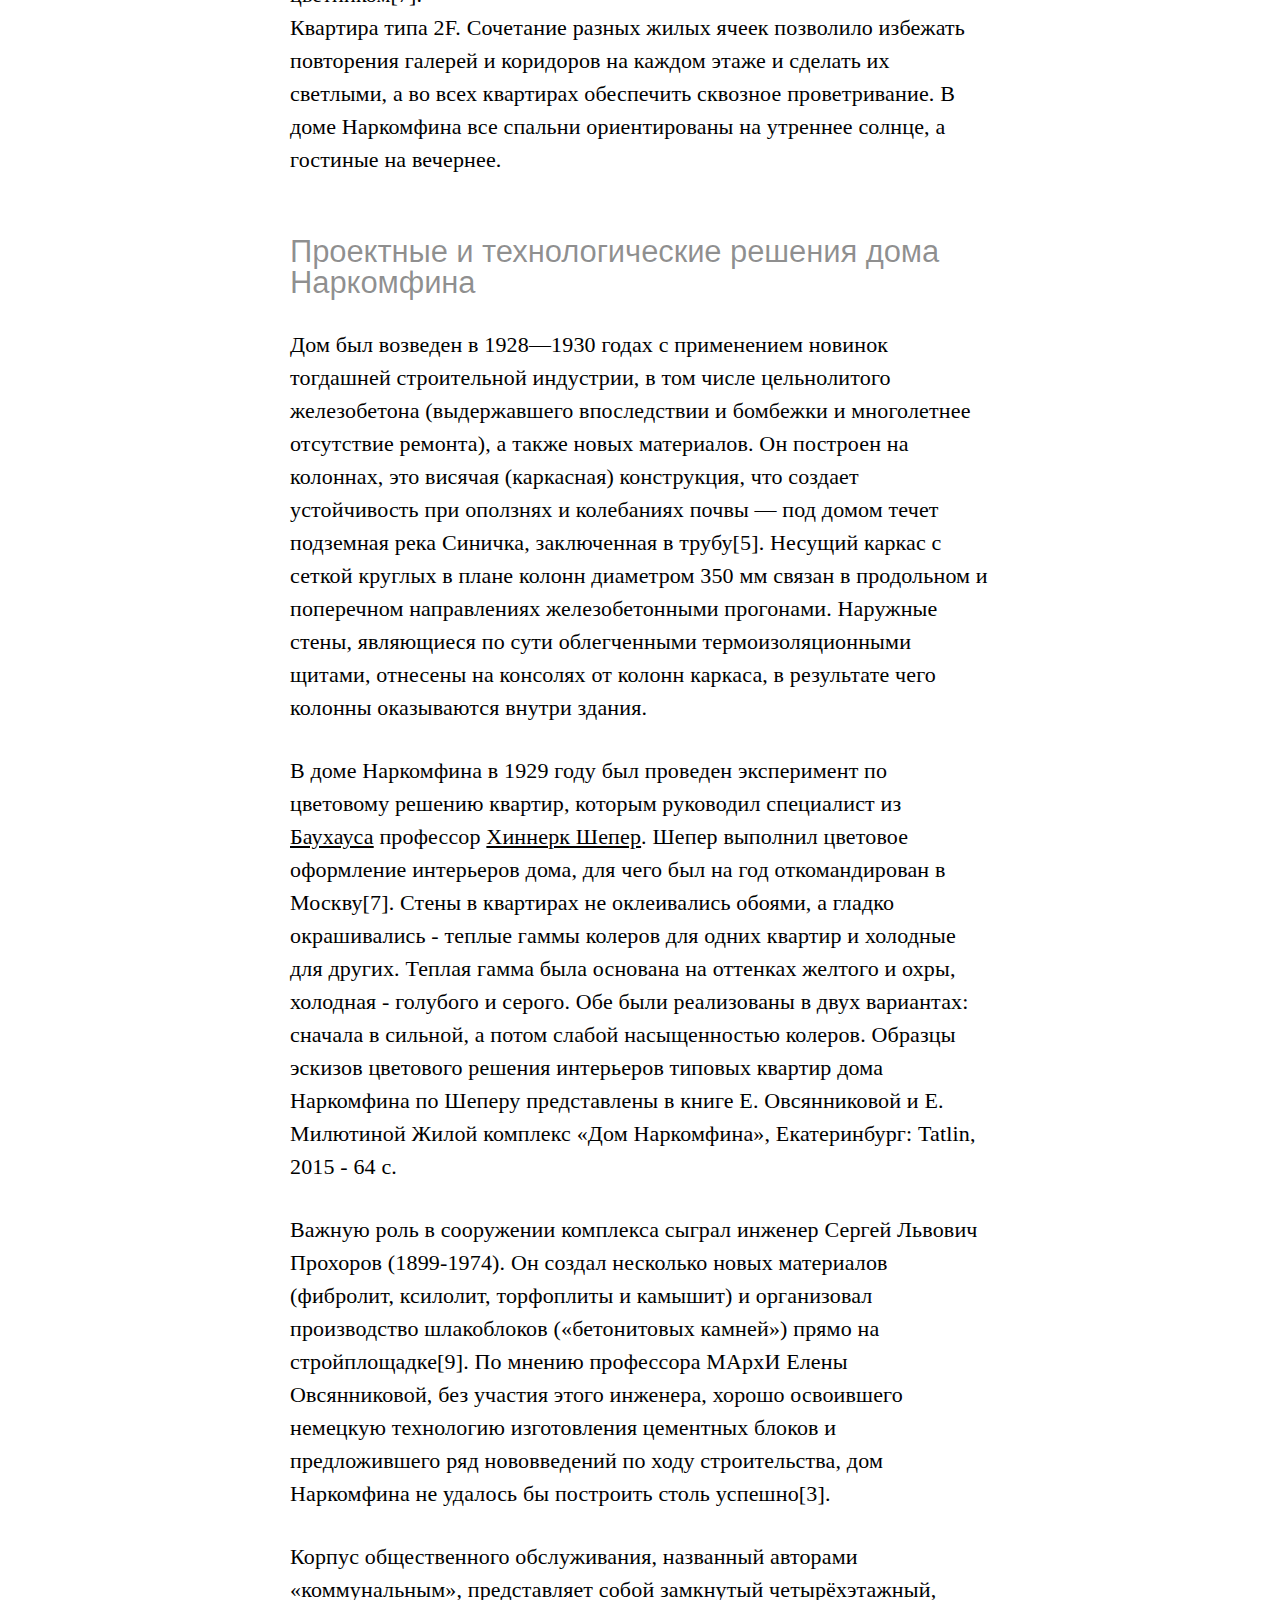
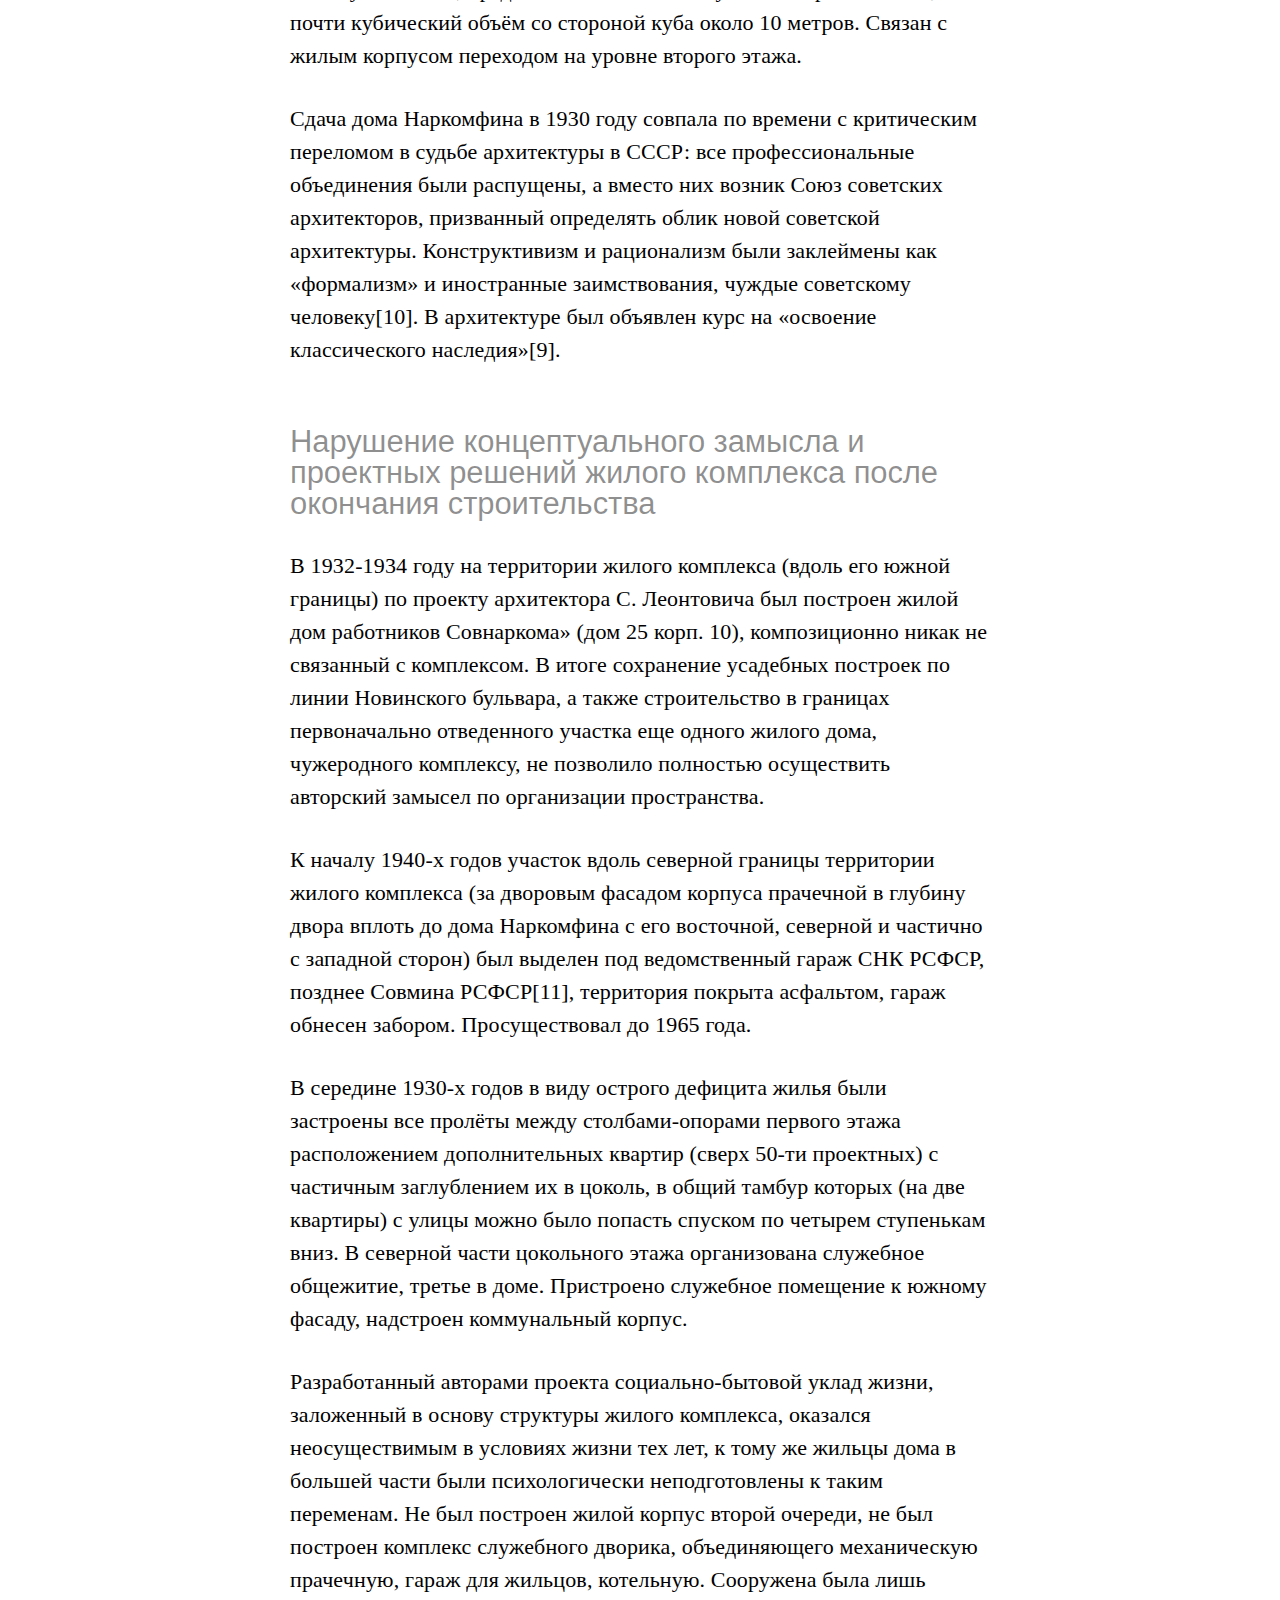
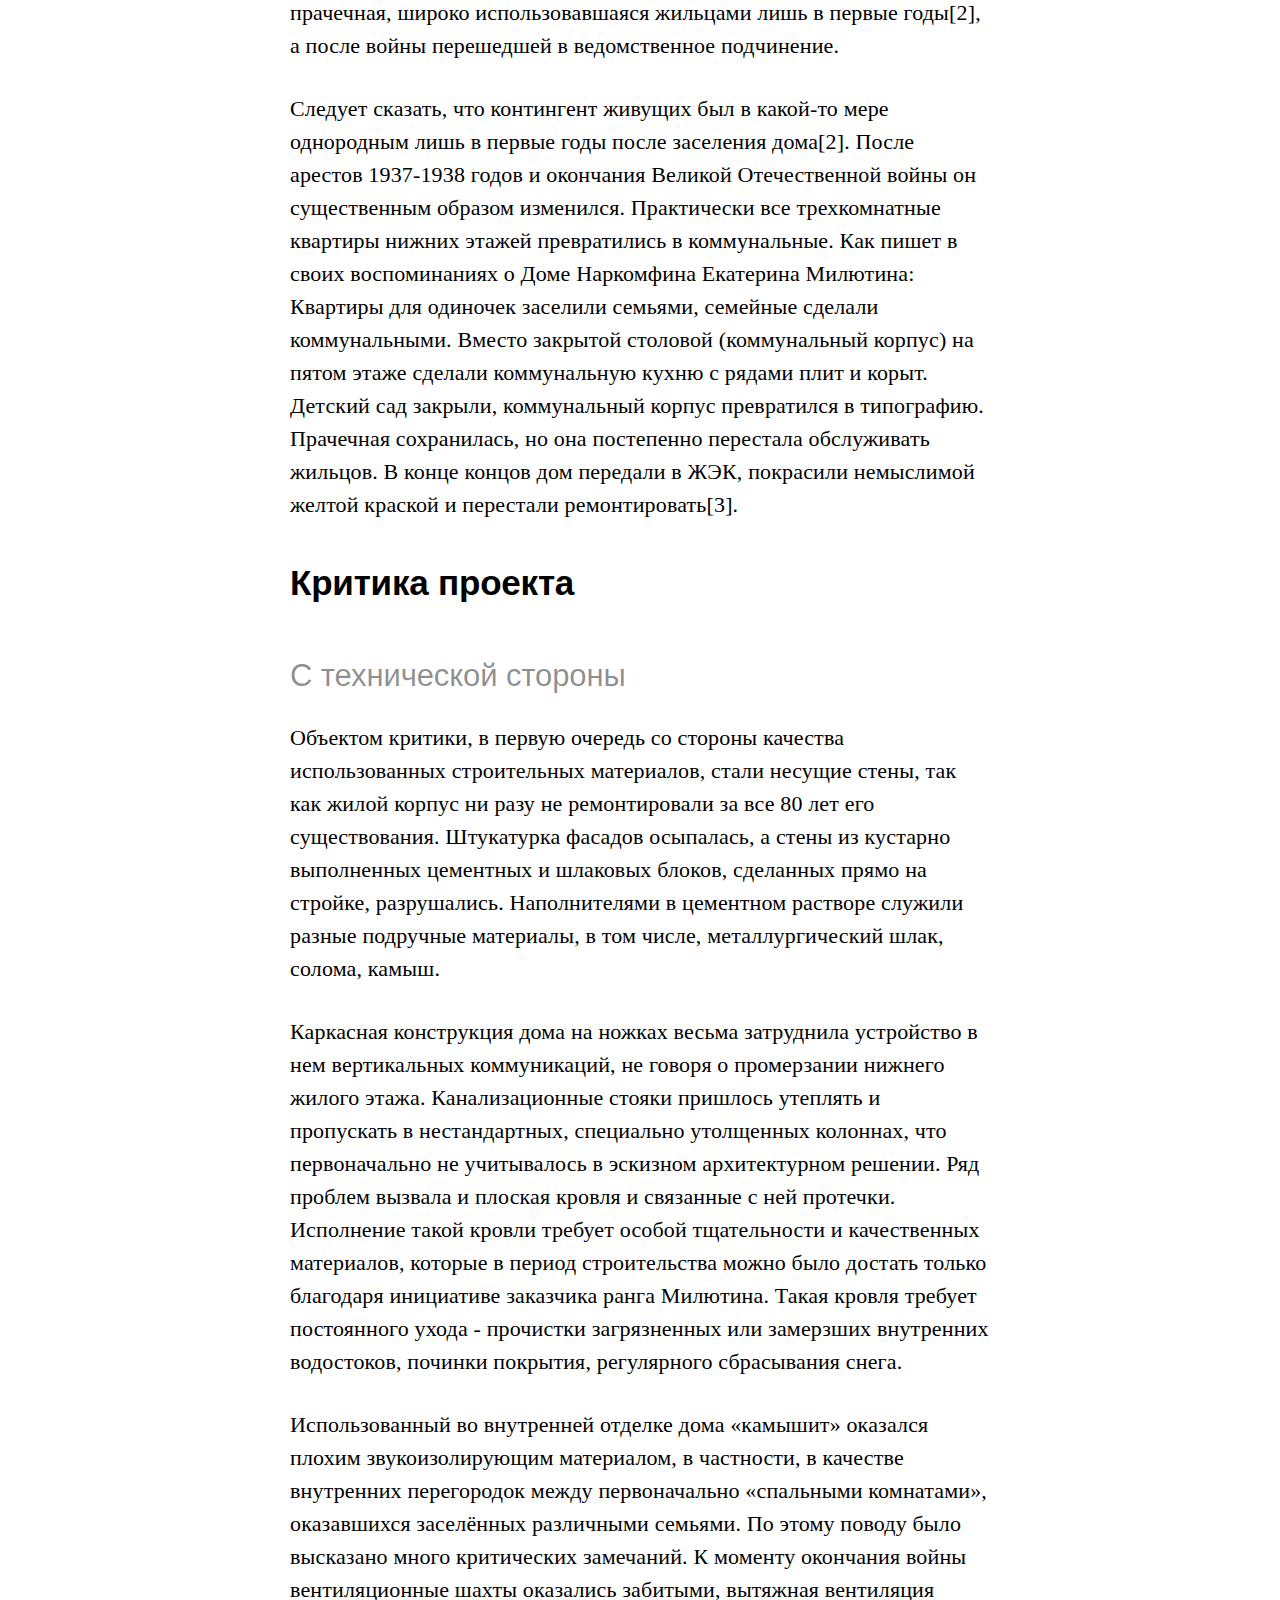
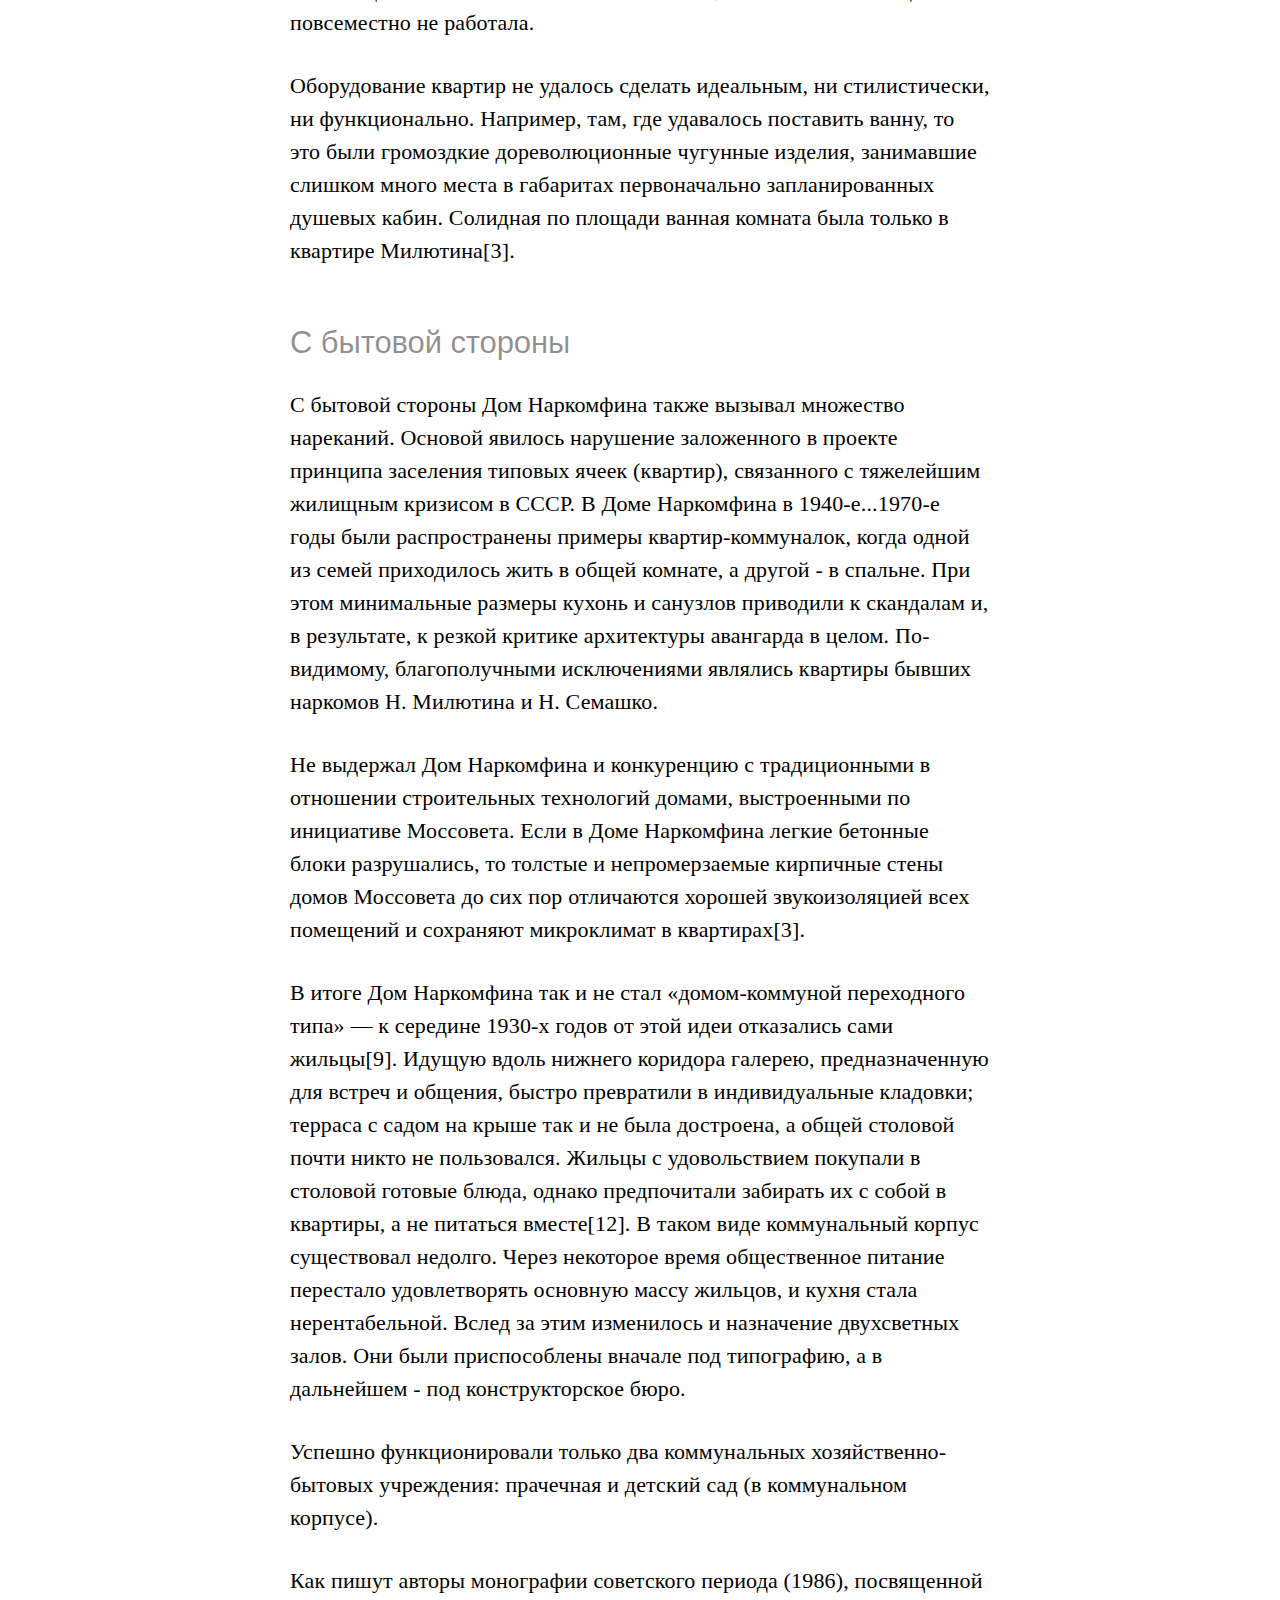
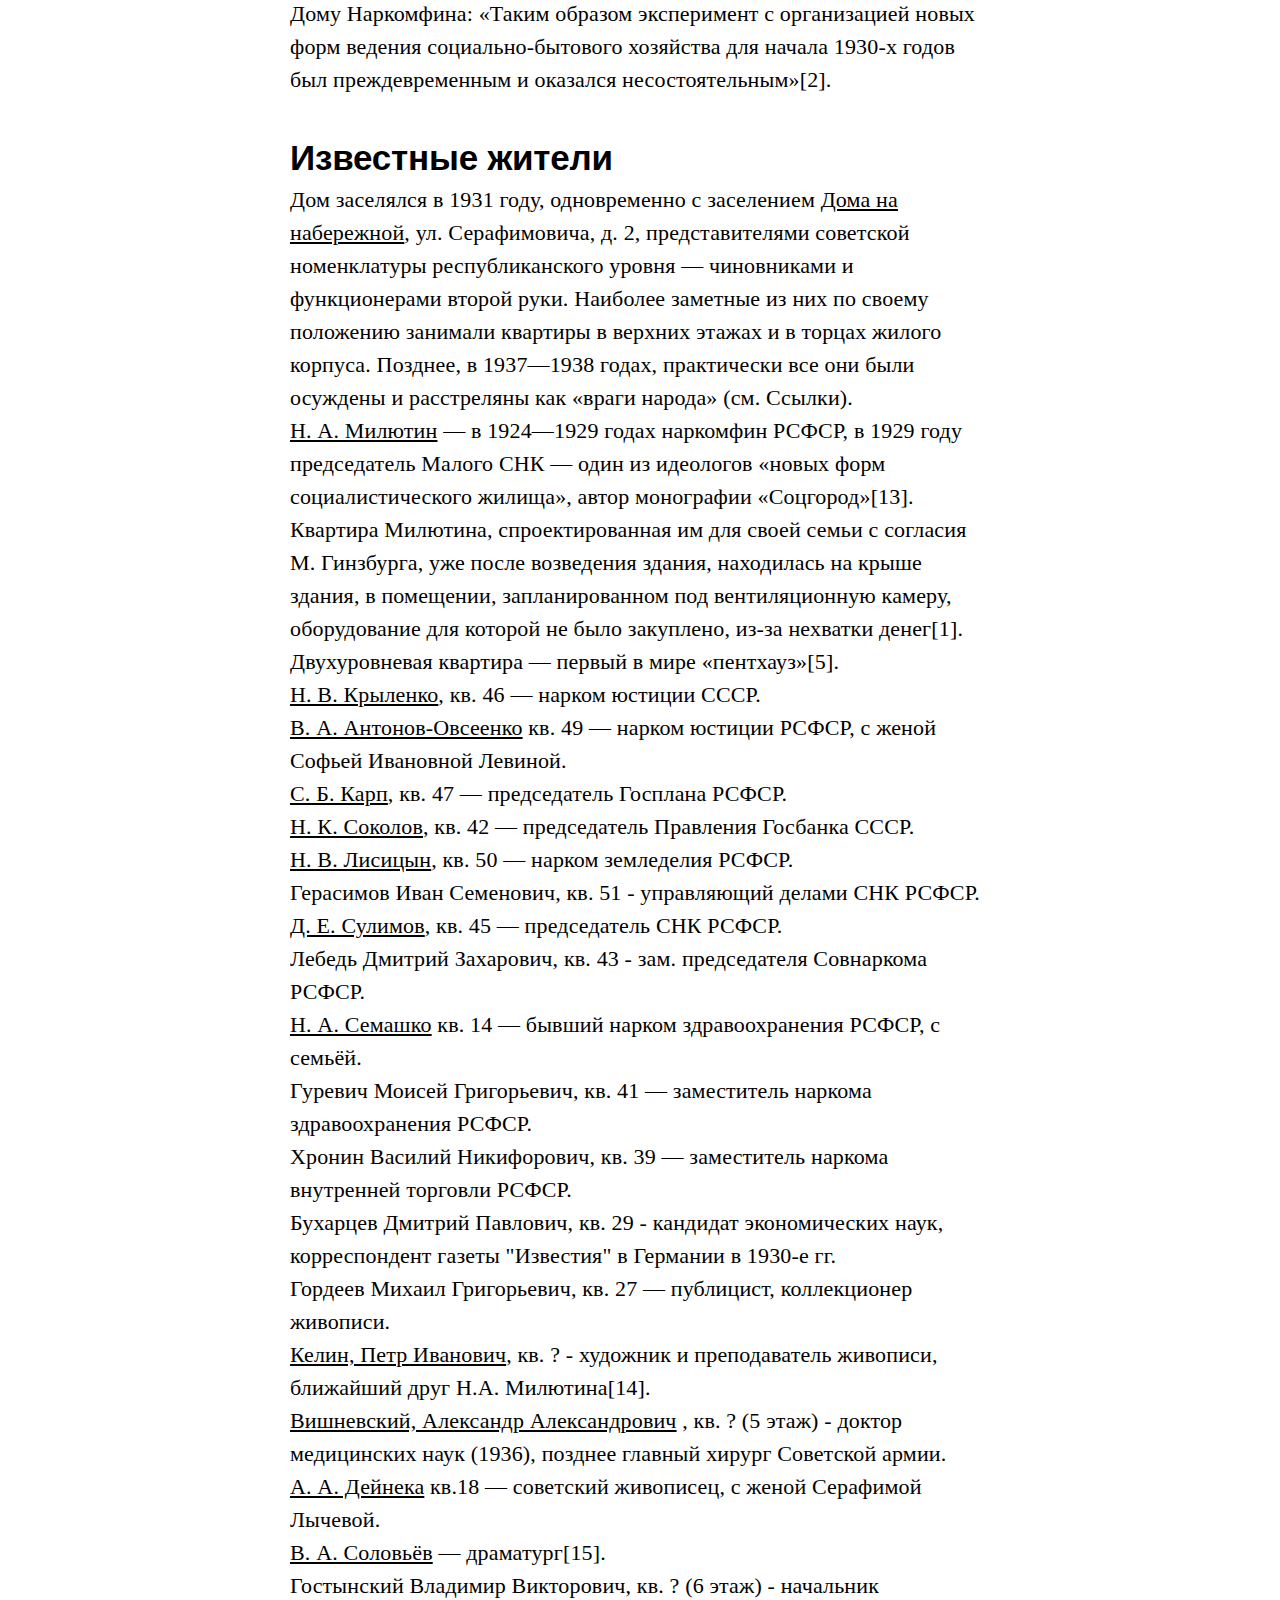
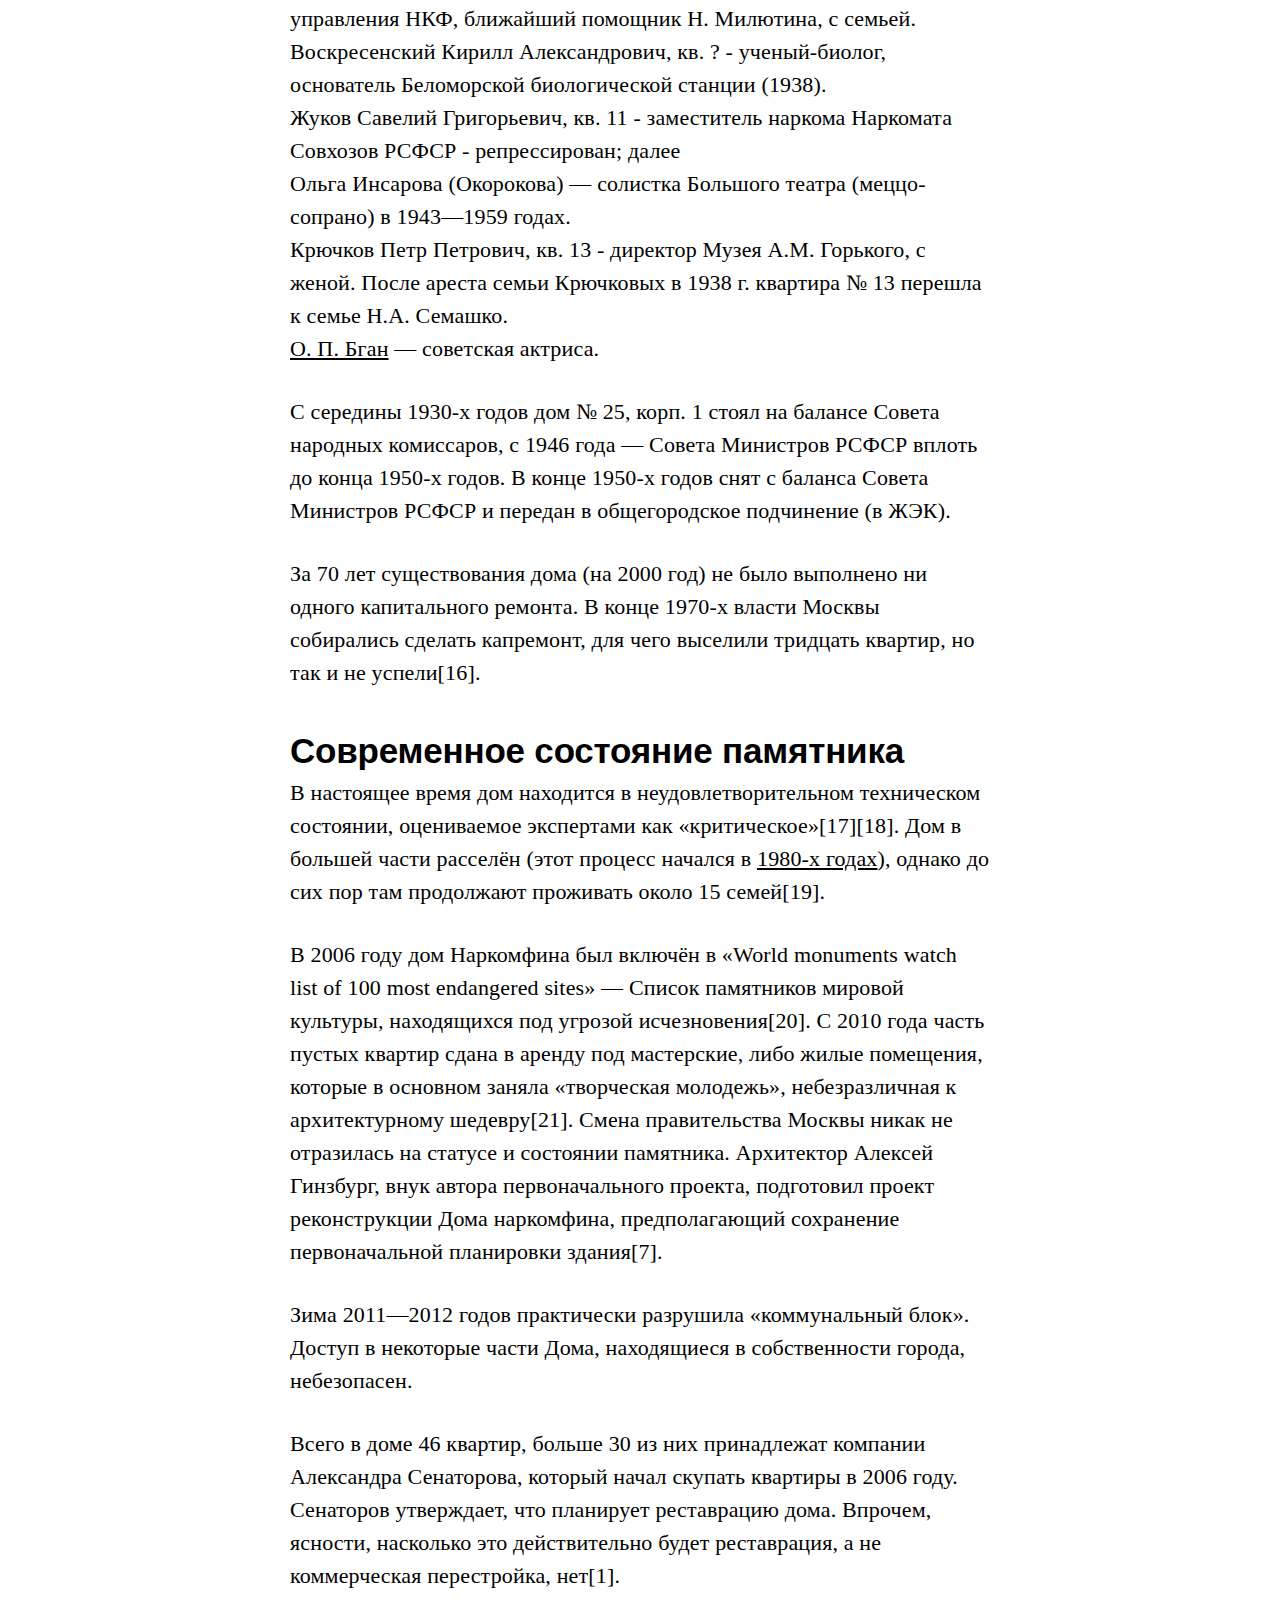
<file: KlyapikovaMaria/002-Wikimedium/sidebar.html>
<!DOCTYPE html>
<html lang="ru">
<head>
  <meta charset="UTF-8">
  <title>Дом Наркомфина</title>
  <link rel="stylesheet" href="stylesheets/style.css">
  <script src="javascripts/jquery.js" charset="utf-8"></script>
  <script src="javascripts/sidebar.js" charset="utf-8"></script>

  </script>
</head>
<body>

  <nav>
    <div id="menuIcon">
      <div></div>
      <div></div>
      <div></div>
    </div>

    <ul>
      <li>
        <a class="scrollTo" href="#welcomeScreen">Дом Наркомфина</a>
      </li>

      <li>
        <a class="scrollTo" href="#history">История создания</a>
      </li>

      <li>
        <a class="scrollTo" href="#ideology">Идеология</a>
      </li>

      <li>
        <a class="scrollTo" href="#architecture">Архитектура</a>
      </li>

      <li>
        <a class="scrollTo" href="#critics">Критика проекта</a>
      </li>

      <li>
        <a class="scrollTo" href="#peoples">Известные жители</a>
      </li>

      <li>
        <a class="scrollTo" href="#today">Современное состояние памятника</a>
      </li>

      <li>
        <a class="scrollTo" href="#reference">См. также</a>
      </li>
    </ul>
  </nav>

  <section id="welcomeScreen">

    <article class="articlePart">
      <h1>Дом Наркомфина</h1>
      <p>Дом Наркомфина — жилой дом переходного типа, построенный в <a href="https://ru.wikipedia.org/wiki/1930_%D0%B3%D0%BE%D0%B4">1930 году</a> по проекту архитекторов <a href="https://ru.wikipedia.org/wiki/%D0%93%D0%B8%D0%BD%D0%B7%D0%B1%D1%83%D1%80%D0%B3,_%D0%9C%D0%BE%D0%B8%D1%81%D0%B5%D0%B9_%D0%AF%D0%BA%D0%BE%D0%B2%D0%BB%D0%B5%D0%B2%D0%B8%D1%87">Моисея Гинзбурга</a> и <a href="https://ru.wikipedia.org/wiki/%D0%9C%D0%B8%D0%BB%D0%B8%D0%BD%D0%B8%D1%81,_%D0%98%D0%B3%D0%BD%D0%B0%D1%82%D0%B8%D0%B9_%D0%A4%D1%80%D0%B0%D0%BD%D1%86%D0%B5%D0%B2%D0%B8%D1%87">Игнатия Милиниса</a> для работников <a href="https://ru.wikipedia.org/wiki/%D0%9D%D0%B0%D1%80%D0%BE%D0%B4%D0%BD%D1%8B%D0%B9_%D0%BA%D0%BE%D0%BC%D0%B8%D1%81%D1%81%D0%B0%D1%80%D0%B8%D0%B0%D1%82_%D1%84%D0%B8%D0%BD%D0%B0%D0%BD%D1%81%D0%BE%D0%B2">Народного комиссариата финансов СССР (Наркомфина)</a>. Находится в Москве на <a href="https://ru.wikipedia.org/wiki/%D0%9D%D0%BE%D0%B2%D0%B8%D0%BD%D1%81%D0%BA%D0%B8%D0%B9_%D0%B1%D1%83%D0%BB%D1%8C%D0%B2%D0%B0%D1%80">Новинском бульваре</a> по адресу дом № 25, корпус 1. Дом Наркомфина является памятником архитектуры <a href="https://ru.wikipedia.org/wiki/%D0%9A%D0%BE%D0%BD%D1%81%D1%82%D1%80%D1%83%D0%BA%D1%82%D0%B8%D0%B2%D0%B8%D0%B7%D0%BC_(%D0%B8%D1%81%D0%BA%D1%83%D1%81%D1%81%D1%82%D0%B2%D0%BE)">конструктивизма</a>.</p>
      <p>Здание находится в аварийном состоянии и уже трижды включалось в список «100 главных зданий мира, которым грозит уничтожение»[1].</p>
    </article>

  </section>


  <section class="articlePart" id="history">
    <h2>История создания</h2>
    <p>Дом Наркомфина построен по проекту одного из идеологов советского конструктивизма Моисея Гинзбурга, в соавторстве с архитектором Игнатием Милинисом и инженером Сергеем Прохоровым.</p>
  </section>

  <section class="articlePart" id="ideology">
    <h2>Идеология</h2>
    <p>Несмотря на то, что дом Наркомата финансов часто именуется «домом-коммуной», автор проекта М. Гинзбург считал его «домом переходного типа» (от «буржуазного» дома к «социалистической» коммуне), поскольку в нём не полностью уничтожалась семейная структура, как это предполагалось в домах-коммунах. Называя его так, Гинзбург имел в виду, что обитатели оценят удобства общественного обслуживания и постепенно перейдут к новому бытовому укладу[2].</p>
    <p>В отличие от домов-коммун в основе замысла Дома Наркомфина была идея создания комфортной жилой среды. Его структура намного богаче, чем структура многих других имевшихся тогда аналогов. Авторам проекта Гинзбургу и Милинису удалось скомпоновать жилые ячейки в единый корпус настолько необычно, что это заинтересовало даже самого Ле Корбюзье, побывавшего в Доме Наркомфина и посетившего лично квартиру Милютина[3].</p>
    <p>Идея комфортабельного жилища нового типа требовала не только иной функциональной организации, но и нового пространственного воплощения.</p>
    <p>В конце 1920-х — начале 1930-х годов было построено шесть экспериментальных «коммунальных» домов переходного типа, причём три из них разработаны при непосредственном участии М. Гинзбурга как автора проекта.</p>
  </section>

  <section class="articlePart" id="architecture">
    <h2>Архитектура</h2>
    <p>Под строительство дома для работников Наркомата финансов была отведена территория двух усадеб, выходивших на Новинский бульвар. В проектной документации дом именовался 2-м домом СНК и планировался как многофункциональный комплекс, состоящий из четырех корпусов, выполняющих разные функции: жилой комплекс, коммунальный центр (в свою очередь, включающий в себя столовую, физкультурный и читальный залы), детский корпус (детский сад и ясли) - он не был построен и впоследствии частично занял корпус столовой и библиотеки, и самостоятельного служебного двора с размещенными на его территории механической прачечной, сушилкой, гаражом и др. Дом должна была окружать обширная парковая территория.</p>

    <h3>Пространственная организация жилого комплекса</h3>
    <p>Пространство перед общественным корпусом композиционно выделялось квадратной площадкой, на которой планировалось разместить небольшое здание для детского сада. Все три объема, различные по массам, строго ритмически уравновешенные, увязанные между собой, составляли композиционное ядро комплекса, сбалансированное в пространстве корпусом прачечной, ориентированным на Новинский бульвар. Перед прачечной также была устроена квадратная площадка, служившая своеобразным парадным пространством, связывающим комплекс с городом. Корпус прачечной так же, как и жилой дом, был частично поднят на колоннах, что освобождало для прохода пространство первого этажа. Пройдя под корпусом прачечной через «парадный двор» перед входом с Новинского бульвара, по диагональной аллее можно было попасть в общественную зону комплекса или по другой аллее через жилой корпус в уровне «открытого» первого этажа – в парк за домом, где была организована своеобразная видовая площадка[4].</p>
    <p>Основной объем жилого дома Гинзбург расположил на территории двух усадебных садов, отмечая в пояснительной записке к проекту: «В виду неровности участка, вызывающего в подобных случаях устройство большой поверхности цоколя, в настоящем случае дом поднят в большей своей части на высоту 2,5 метров на отдельных столбах, что является более экономичным и, кроме того, сохраняет нетронутой площадь парка»[4].</p>
    <p>Функциональные характеристики будущего здания были определены техническим заданием, составленным <a href="https://ru.wikipedia.org/wiki/%D0%9C%D0%B8%D0%BB%D1%8E%D1%82%D0%B8%D0%BD,_%D0%9D%D0%B8%D0%BA%D0%BE%D0%BB%D0%B0%D0%B9_%D0%90%D0%BB%D0%B5%D0%BA%D1%81%D0%B0%D0%BD%D0%B4%D1%80%D0%BE%D0%B2%D0%B8%D1%87">Николаем Милютиным</a>, который в указанные годы (1924—1929) исполнял обязанности наркома финансов РСФСР и выступал в качестве заказчика жилого комплекса. Сметная стоимость строительства составила 10 млн рублей[5].</p>

    <h3>Архитектура жилого дома</h3>
    <p>Подлинным новаторством для конца 1920-х годов была архитектура жилого корпуса. Она была настолько необычна и впечатляюща[6], что лишь немногие смогли увидеть в ней образ жилого дома будущего, черты которого он, безусловно, содержал.</p>
    <p>Жилой корпус представляет собой шестиэтажное здание длиной 85 м и высотой 17 м. Ориентация здания на запад и восток. В торцах здания расположены лестничные клетки, всего две на всю длину. Первый этаж, высотой 2,5 метра, состоит из круглых столбов — элементов каркаса здания, что было связано со стремлением сохранить парковую территорию и с убеждённостью Гинзбурга в том, что первые этажи менее пригодны для жилья.</p>
    <p>За счет колонн первого этажа и открытого пространства между ними создавалось зрительное впечатление, что корпус как бы приподнят над землей. Это, вместе с надстройкой-мостиком на плоской крыше, придавало ему сходство с кораблем, что и закрепилось в неофициальном названии дома. По второму и пятому этажам здания лестницы связаны широкими, около 4 м, коридорами, освещёнными с восточной стороны горизонтальными лентами окон. В квартиры жильцы попадают из этих коридоров.</p>
    <p>Дом был задуман как «коммунальный» с изолированными квартирами на 50 семей, общей численностью около 200 человек, и имеющимся общественным обслуживанием. В своем проекте авторы поставили задачу сохранения только социально-бытовых условий переходного типа (например, несмотря на наличие общей столовой, в квартирах сохранялись маленькие кухни)[7][8].</p>
    <p>Весь шестиэтажный объем здания разбит по горизонтали на две части. Нижние три этажа отведены под квартиры большой площади, в которых должны были проживать семьи, сохранившие более полно свой старый бытовой уклад. Поэтому здесь имелась маленькая кухня, позволяющая индивидуально приготовлять пищу. Верхние три этажа занимают малометражные квартиры на одного или двух человек- ячейка Стройкома тип «F». Все квартиры двухэтажные с входами из одного коридора. Каждая квартира состоит из двух частей. Одна часть ее имеет высоту 3,6 м, другая — 2,3 м. Последняя представляет собой спальную нишу, она освещена прямым светом: имеется небольшая душевая кабина с умывальником. В каждой квартире есть отдельная передняя и туалет. В малометражных квартирах нет кухонь. Жилая комната оборудована небольшим «кухонным элементом» для индивидуального приготовления пищи.</p>
    <p>Квартиры нижних этажей трехкомнатные. Жилая площадь в них примерно 57-60 кв. м. Как и малометражные, они двухъярусные. В нижнем ярусе каждой квартиры размещены передняя, кухня и общая жилая комната двойной высоты. Из передней вход в общую, высотой 5 м, комнату, площадь которой равна 25 кв. м. Из передней же внутренняя лестница ведет во второй ярус. Здесь две спальни, ванная и туалет. Спальни отделены узкой площадкой, открывающейся в общую жилую комнату. Высота помещения второго яруса 2,3 м[2].</p>
    <p>В обоих концах жилого корпуса, по обе стороны лестницы со входом непосредственно с лестничной клетки, размещены квартиры «2F» (соединенные по две ячейки «F»), и занимающие площадь, равную двум сдвоенным малометражным квартирам (кв. 14 и 29). В этих квартирах две жилые комнаты высотой 3 м. Передняя, ванная, туалет, кухня и столовая имеют высоту 2,3 м. По существу, это обычные (одноярусные) квартиры с несколько непривычным распределением высот, а потому и с более интересным пространственным решением.</p>
    <p>И наконец, в самой верхней части дома, на уровне плоской крыши, сделано несколько комнат типа общежития, где реализовны опубликованные Н. Милютиным в «Соцгороде» жилые ячейки на одного человека. Часть из них - на одного человека, часть - на двух. Между каждой парой комнат расположены душевая и умывальная комнаты.</p>
    <p>Здание включает в себя около десятка типов квартир, в том числе:</p>

    <ul>
      <li>Квартира типа F - основное количество жилых ячеек в доме минимального размера. В одни из них можно попасть из остекленной галереи или коридора, спускаясь по внутриквартирной лестнице в общую комнату, а в другие - поднимаясь в нее также по аналогичной лестнице.</li>
      <li>Квартира типа K — 8 квартир для больших семей располагались в центральной части дома между лестничными клетками. Квартиры представляли собой двухъярусные жилые ячейки высотой каждого этажа 2,3 метра, при этом часть квартиры имела высоту потолка 4,6 метра, и в ней находилась общая жилая комната, выполняющая функции гостиной. На нижнем ярусе были устроены коридор, передняя, терраса и кухня, а в верхнем — две спальни размером 19,9 и 12,1 м². Кроме открытой террасы на втором этаже, для отдыха на воздухе и принятия солнечных ванн была предназначена также плоская крыша с разбитым на ней цветником[7].</li>
      <li>Квартира типа 2F. Сочетание разных жилых ячеек позволило избежать повторения галерей и коридоров на каждом этаже и сделать их светлыми, а во всех квартирах обеспечить сквозное проветривание. В доме Наркомфина все спальни ориентированы на утреннее солнце, а гостиные на вечернее.</li>
    </ul>

    <h3>Проектные и технологические решения дома Наркомфина</h3>
    <p>Дом был возведен в 1928—1930 годах с применением новинок тогдашней строительной индустрии, в том числе цельнолитого железобетона (выдержавшего впоследствии и бомбежки и многолетнее отсутствие ремонта), а также новых материалов. Он построен на колоннах, это висячая (каркасная) конструкция, что создает устойчивость при оползнях и колебаниях почвы — под домом течет подземная река Синичка, заключенная в трубу[5]. Несущий каркас с сеткой круглых в плане колонн диаметром 350 мм связан в продольном и поперечном направлениях железобетонными прогонами. Наружные стены, являющиеся по сути облегченными термоизоляционными щитами, отнесены на консолях от колонн каркаса, в результате чего колонны оказываются внутри здания.</p>
    <p>В доме Наркомфина в 1929 году был проведен эксперимент по цветовому решению квартир, которым руководил специалист из <a href="https://ru.wikipedia.org/wiki/%D0%91%D0%B0%D1%83%D1%85%D0%B0%D1%83%D1%81">Баухауса</a> профессор <a href="https://de.wikipedia.org/wiki/Hinnerk_Scheper">Хиннерк Шепер</a>. Шепер выполнил цветовое оформление интерьеров дома, для чего был на год откомандирован в Москву[7]. Стены в квартирах не оклеивались обоями, а гладко окрашивались - теплые гаммы колеров для одних квартир и холодные для других. Теплая гамма была основана на оттенках желтого и охры, холодная - голубого и серого. Обе были реализованы в двух вариантах: сначала в сильной, а потом слабой насыщенностью колеров. Образцы эскизов цветового решения интерьеров типовых квартир дома Наркомфина по Шеперу представлены в книге Е. Овсянниковой и Е. Милютиной Жилой комплекс «Дом Наркомфина», Екатеринбург: Tatlin, 2015 - 64 с.</p>
    <p>Важную роль в сооружении комплекса сыграл инженер Сергей Львович Прохоров (1899-1974). Он создал несколько новых материалов (фибролит, ксилолит, торфоплиты и камышит) и организовал производство шлакоблоков («бетонитовых камней») прямо на стройплощадке[9]. По мнению профессора МАрхИ Елены Овсянниковой, без участия этого инженера, хорошо освоившего немецкую технологию изготовления цементных блоков и предложившего ряд нововведений по ходу строительства, дом Наркомфина не удалось бы построить столь успешно[3].</p>
    <p>Корпус общественного обслуживания, названный авторами «коммунальным», представляет собой замкнутый четырёхэтажный, почти кубический объём со стороной куба около 10 метров. Связан с жилым корпусом переходом на уровне второго этажа.</p>
    <p>Сдача дома Наркомфина в 1930 году совпала по времени с критическим переломом в судьбе архитектуры в СССР: все профессиональные объединения были распущены, а вместо них возник Союз советских архитекторов, призванный определять облик новой советской архитектуры. Конструктивизм и рационализм были заклеймены как «формализм» и иностранные заимствования, чуждые советскому человеку[10]. В архитектуре был объявлен курс на «освоение классического наследия»[9].</p>

    <h3>Нарушение концептуального замысла и проектных решений жилого комплекса после окончания строительства</h3>
    <p>В 1932-1934 году на территории жилого комплекса (вдоль его южной границы) по проекту архитектора С. Леонтовича был построен жилой дом работников Совнаркома» (дом 25 корп. 10), композиционно никак не связанный с комплексом. В итоге сохранение усадебных построек по линии Новинского бульвара, а также строительство в границах первоначально отведенного участка еще одного жилого дома, чужеродного комплексу, не позволило полностью осуществить авторский замысел по организации пространства.</p>
    <p>К началу 1940-х годов участок вдоль северной границы территории жилого комплекса (за дворовым фасадом корпуса прачечной в глубину двора вплоть до дома Наркомфина с его восточной, северной и частично с западной сторон) был выделен под ведомственный гараж СНК РСФСР, позднее Совмина РСФСР[11], территория покрыта асфальтом, гараж обнесен забором. Просуществовал до 1965 года.</p>
    <p>В середине 1930-х годов в виду острого дефицита жилья были застроены все пролёты между столбами-опорами первого этажа расположением дополнительных квартир (сверх 50-ти проектных) с частичным заглублением их в цоколь, в общий тамбур которых (на две квартиры) с улицы можно было попасть спуском по четырем ступенькам вниз. В северной части цокольного этажа организована служебное общежитие, третье в доме. Пристроено служебное помещение к южному фасаду, надстроен коммунальный корпус.</p>
    <p>Разработанный авторами проекта социально-бытовой уклад жизни, заложенный в основу структуры жилого комплекса, оказался неосуществимым в условиях жизни тех лет, к тому же жильцы дома в большей части были психологически неподготовлены к таким переменам. Не был построен жилой корпус второй очереди, не был построен комплекс служебного дворика, объединяющего механическую прачечную, гараж для жильцов, котельную. Сооружена была лишь прачечная, широко использовавшаяся жильцами лишь в первые годы[2], а после войны перешедшей в ведомственное подчинение.</p>
    <p>Следует сказать, что контингент живущих был в какой-то мере однородным лишь в первые годы после заселения дома[2]. После арестов 1937-1938 годов и окончания Великой Отечественной войны он существенным образом изменился. Практически все трехкомнатные квартиры нижних этажей превратились в коммунальные. Как пишет в своих воспоминаниях о Доме Наркомфина Екатерина Милютина: Квартиры для одиночек заселили семьями, семейные сделали коммунальными. Вместо закрытой столовой (коммунальный корпус) на пятом этаже сделали коммунальную кухню с рядами плит и корыт. Детский сад закрыли, коммунальный корпус превратился в типографию. Прачечная сохранилась, но она постепенно перестала обслуживать жильцов. В конце концов дом передали в ЖЭК, покрасили немыслимой желтой краской и перестали ремонтировать[3].</p>
  </section>

  <section class="articlePart" id="critics">
    <h2>Критика проекта</h2>

    <h3>С технической стороны</h3>
    <p>Объектом критики, в первую очередь со стороны качества использованных строительных материалов, стали несущие стены, так как жилой корпус ни разу не ремонтировали за все 80 лет его существования. Штукатурка фасадов осыпалась, а стены из кустарно выполненных цементных и шлаковых блоков, сделанных прямо на стройке, разрушались. Наполнителями в цементном растворе служили разные подручные материалы, в том числе, металлургический шлак, солома, камыш.</p>
    <p>Каркасная конструкция дома на ножках весьма затруднила устройство в нем вертикальных коммуникаций, не говоря о промерзании нижнего жилого этажа. Канализационные стояки пришлось утеплять и пропускать в нестандартных, специально утолщенных колоннах, что первоначально не учитывалось в эскизном архитектурном решении. Ряд проблем вызвала и плоская кровля и связанные с ней протечки. Исполнение такой кровли требует особой тщательности и качественных материалов, которые в период строительства можно было достать только благодаря инициативе заказчика ранга Милютина. Такая кровля требует постоянного ухода - прочистки загрязненных или замерзших внутренних водостоков, починки покрытия, регулярного сбрасывания снега.</p>
    <p>Использованный во внутренней отделке дома «камышит» оказался плохим звукоизолирующим материалом, в частности, в качестве внутренних перегородок между первоначально «спальными комнатами», оказавшихся заселённых различными семьями. По этому поводу было высказано много критических замечаний. К моменту окончания войны вентиляционные шахты оказались забитыми, вытяжная вентиляция повсеместно не работала.</p>
    <p>Оборудование квартир не удалось сделать идеальным, ни стилистически, ни функционально. Например, там, где удавалось поставить ванну, то это были громоздкие дореволюционные чугунные изделия, занимавшие слишком много места в габаритах первоначально запланированных душевых кабин. Солидная по площади ванная комната была только в квартире Милютина[3].</p>

    <h3>С бытовой стороны</h3>
    <p>С бытовой стороны Дом Наркомфина также вызывал множество нареканий. Основой явилось нарушение заложенного в проекте принципа заселения типовых ячеек (квартир), связанного с тяжелейшим жилищным кризисом в СССР. В Доме Наркомфина в 1940-е...1970-е годы были распространены примеры квартир-коммуналок, когда одной из семей приходилось жить в общей комнате, а другой - в спальне. При этом минимальные размеры кухонь и санузлов приводили к скандалам и, в результате, к резкой критике архитектуры авангарда в целом. По-видимому, благополучными исключениями являлись квартиры бывших наркомов Н. Милютина и Н. Семашко.</p>
    <p>Не выдержал Дом Наркомфина и конкуренцию с традиционными в отношении строительных технологий домами, выстроенными по инициативе Моссовета. Если в Доме Наркомфина легкие бетонные блоки разрушались, то толстые и непромерзаемые кирпичные стены домов Моссовета до сих пор отличаются хорошей звукоизоляцией всех помещений и сохраняют микроклимат в квартирах[3].</p>
    <p>В итоге Дом Наркомфина так и не стал «домом-коммуной переходного типа» — к середине 1930-х годов от этой идеи отказались сами жильцы[9]. Идущую вдоль нижнего коридора галерею, предназначенную для встреч и общения, быстро превратили в индивидуальные кладовки; терраса с садом на крыше так и не была достроена, а общей столовой почти никто не пользовался. Жильцы с удовольствием покупали в столовой готовые блюда, однако предпочитали забирать их с собой в квартиры, а не питаться вместе[12]. В таком виде коммунальный корпус существовал недолго. Через некоторое время общественное питание перестало удовлетворять основную массу жильцов, и кухня стала нерентабельной. Вслед за этим изменилось и назначение двухсветных залов. Они были приспособлены вначале под типографию, а в дальнейшем - под конструкторское бюро.</p>
    <p>Успешно функционировали только два коммунальных хозяйственно-бытовых учреждения: прачечная и детский сад (в коммунальном корпусе).</p>
    <p>Как пишут авторы монографии советского периода (1986), посвященной Дому Наркомфина: «Таким образом эксперимент с организацией новых форм ведения социально-бытового хозяйства для начала 1930-х годов был преждевременным и оказался несостоятельным»[2].</p>

  </section>

  <section class="articlePart" id="peoples">
    <h2>Известные жители</h2>
    <p>Дом заселялся в 1931 году, одновременно с заселением <a href="https://ru.wikipedia.org/wiki/%D0%94%D0%BE%D0%BC_%D0%BD%D0%B0_%D0%BD%D0%B0%D0%B1%D0%B5%D1%80%D0%B5%D0%B6%D0%BD%D0%BE%D0%B9">Дома на набережной</a>, ул. Серафимовича, д. 2, представителями советской номенклатуры республиканского уровня — чиновниками и функционерами второй руки. Наиболее заметные из них по своему положению занимали квартиры в верхних этажах и в торцах жилого корпуса. Позднее, в 1937—1938 годах, практически все они были осуждены и расстреляны как «враги народа» (см. Ссылки).</p>

    <ul>
      <li><a href="https://ru.wikipedia.org/wiki/%D0%9C%D0%B8%D0%BB%D1%8E%D1%82%D0%B8%D0%BD,_%D0%9D%D0%B8%D0%BA%D0%BE%D0%BB%D0%B0%D0%B9_%D0%90%D0%BB%D0%B5%D0%BA%D1%81%D0%B0%D0%BD%D0%B4%D1%80%D0%BE%D0%B2%D0%B8%D1%87">Н. А. Милютин</a> — в 1924—1929 годах наркомфин РСФСР, в 1929 году председатель Малого СНК — один из идеологов «новых форм социалистического жилища», автор монографии «Соцгород»[13]. Квартира Милютина, спроектированная им для своей семьи с согласия М. Гинзбурга, уже после возведения здания, находилась на крыше здания, в помещении, запланированном под вентиляционную камеру, оборудование для которой не было закуплено, из-за нехватки денег[1]. Двухуровневая квартира — первый в мире «пентхауз»[5].</li>
      <li><a href="https://ru.wikipedia.org/wiki/%D0%9A%D1%80%D1%8B%D0%BB%D0%B5%D0%BD%D0%BA%D0%BE,_%D0%9D%D0%B8%D0%BA%D0%BE%D0%BB%D0%B0%D0%B9_%D0%92%D0%B0%D1%81%D0%B8%D0%BB%D1%8C%D0%B5%D0%B2%D0%B8%D1%87">Н. В. Крыленко</a>, кв. 46 — нарком юстиции СССР.</li>
      <li><a href="https://ru.wikipedia.org/wiki/%D0%90%D0%BD%D1%82%D0%BE%D0%BD%D0%BE%D0%B2-%D0%9E%D0%B2%D1%81%D0%B5%D0%B5%D0%BD%D0%BA%D0%BE,_%D0%92%D0%BB%D0%B0%D0%B4%D0%B8%D0%BC%D0%B8%D1%80_%D0%90%D0%BB%D0%B5%D0%BA%D1%81%D0%B0%D0%BD%D0%B4%D1%80%D0%BE%D0%B2%D0%B8%D1%87">В. А. Антонов-Овсеенко</a> кв. 49 — нарком юстиции РСФСР, с женой Софьей Ивановной Левиной.</li>
      <li><a href="https://ru.wikipedia.org/wiki/%D0%9A%D0%B0%D1%80%D0%BF,_%D0%A1%D0%B5%D1%80%D0%B3%D0%B5%D0%B9_%D0%91%D0%B5%D0%BD%D0%B5%D0%B4%D0%B8%D0%BA%D1%82%D0%BE%D0%B2%D0%B8%D1%87">С. Б. Карп</a>, кв. 47 — председатель Госплана РСФСР.</li>
      <li><a href="https://ru.wikipedia.org/wiki/%D0%A1%D0%BE%D0%BA%D0%BE%D0%BB%D0%BE%D0%B2,_%D0%9D%D0%B8%D0%BA%D0%BE%D0%BB%D0%B0%D0%B9_%D0%9A%D0%BE%D0%BD%D1%81%D1%82%D0%B0%D0%BD%D1%82%D0%B8%D0%BD%D0%BE%D0%B2%D0%B8%D1%87">Н. К. Соколов</a>, кв. 42 — председатель Правления Госбанка СССР.</li>
      <li><a href="https://ru.wikipedia.org/wiki/%D0%9B%D0%B8%D1%81%D0%B8%D1%86%D1%8B%D0%BD_%D0%9D%D0%B8%D0%BA%D0%BE%D0%BB%D0%B0%D0%B9_%D0%92%D0%B0%D1%81%D0%B8%D0%BB%D1%8C%D0%B5%D0%B2%D0%B8%D1%87">Н. В. Лисицын</a>, кв. 50 — нарком земледелия РСФСР.</li>
      <li>Герасимов Иван Семенович, кв. 51 - управляющий делами СHК РСФСР.</li>
      <li><a href="https://ru.wikipedia.org/wiki/%D0%A1%D1%83%D0%BB%D0%B8%D0%BC%D0%BE%D0%B2,_%D0%94%D0%B0%D0%BD%D0%B8%D0%B8%D0%BB_%D0%95%D0%B3%D0%BE%D1%80%D0%BE%D0%B2%D0%B8%D1%87">Д. Е. Сулимов</a>, кв. 45 — председатель СНК РСФСР.</li>
      <li>Лебедь Дмитрий Захарович, кв. 43 - зам. председателя Совнаркома РСФСР.</li>
      <li><a href="https://ru.wikipedia.org/wiki/%D0%A1%D0%B5%D0%BC%D0%B0%D1%88%D0%BA%D0%BE,_%D0%9D%D0%B8%D0%BA%D0%BE%D0%BB%D0%B0%D0%B9_%D0%90%D0%BB%D0%B5%D0%BA%D1%81%D0%B0%D0%BD%D0%B4%D1%80%D0%BE%D0%B2%D0%B8%D1%87">Н. А. Семашко</a> кв. 14 — бывший нарком здравоохранения РСФСР, с семьёй.</li>
      <li>Гуревич Моисей Григорьевич, кв. 41 — заместитель наркома здравоохранения РСФСР.</li>
      <li>Хронин Василий Никифорович, кв. 39 — заместитель наркома внутренней торговли РСФСР.</li>
      <li>Бухарцев Дмитрий Павлович, кв. 29 - кандидат экономических наук, корреспондент газеты "Известия" в Германии в 1930-е гг.</li>
      <li>Гордеев Михаил Григорьевич, кв. 27 — публицист, коллекционер живописи.</li>
      <li><a href="https://ru.wikipedia.org/wiki/%D0%9A%D0%B5%D0%BB%D0%B8%D0%BD,_%D0%9F%D0%B5%D1%82%D1%80_%D0%98%D0%B2%D0%B0%D0%BD%D0%BE%D0%B2%D0%B8%D1%87">Келин, Петр Иванович</a>, кв. ? - художник и преподаватель живописи, ближайший друг Н.А. Милютина[14].</li>
      <li><a href="https://ru.wikipedia.org/wiki/%D0%92%D0%B8%D1%88%D0%BD%D0%B5%D0%B2%D1%81%D0%BA%D0%B8%D0%B9,_%D0%90%D0%BB%D0%B5%D0%BA%D1%81%D0%B0%D0%BD%D0%B4%D1%80_%D0%90%D0%BB%D0%B5%D0%BA%D1%81%D0%B0%D0%BD%D0%B4%D1%80%D0%BE%D0%B2%D0%B8%D1%87_(%D1%81%D1%82%D0%B0%D1%80%D1%88%D0%B8%D0%B9)">Вишневский, Александр Александрович</a> , кв. ? (5 этаж) - доктор медицинских наук (1936), позднее главный хирург Советской армии.</li>
      <li><a href="https://ru.wikipedia.org/wiki/%D0%94%D0%B5%D0%B9%D0%BD%D0%B5%D0%BA%D0%B0,_%D0%90%D0%BB%D0%B5%D0%BA%D1%81%D0%B0%D0%BD%D0%B4%D1%80_%D0%90%D0%BB%D0%B5%D0%BA%D1%81%D0%B0%D0%BD%D0%B4%D1%80%D0%BE%D0%B2%D0%B8%D1%87">А. А. Дейнека</a> кв.18 — советский живописец, с женой Серафимой Лычевой.</li>
      <li><a href="https://ru.wikipedia.org/wiki/%D0%A1%D0%BE%D0%BB%D0%BE%D0%B2%D1%8C%D1%91%D0%B2,_%D0%92%D0%BB%D0%B0%D0%B4%D0%B8%D0%BC%D0%B8%D1%80_%D0%90%D0%BB%D0%B5%D0%BA%D1%81%D0%B0%D0%BD%D0%B4%D1%80%D0%BE%D0%B2%D0%B8%D1%87_(%D0%B4%D1%80%D0%B0%D0%BC%D0%B0%D1%82%D1%83%D1%80%D0%B3)">В. А. Соловьёв</a> — драматург[15].</li>
      <li>Гостынский Владимир Викторович, кв. ? (6 этаж) - начальник управления НКФ, ближайший помощник Н. Милютина, с семьей.</li>
      <li>Воскресенский Кирилл Александрович, кв. ? - ученый-биолог, основатель Беломорской биологической станции (1938).</li>
      <li>Жуков Савелий Григорьевич, кв. 11 - заместитель наркома Наркомата Совхозов РСФСР - репрессирован; далее</li>
      <li>Ольга Инсарова (Окорокова) — солистка Большого театра (меццо-сопрано) в 1943—1959 годах.</li>
      <li>Крючков Петр Петрович, кв. 13 - директор Музея А.М. Горького, с женой. После ареста семьи Крючковых в 1938 г. квартира № 13 перешла к семье Н.А. Семашко.</li>
      <li><a href="https://ru.wikipedia.org/wiki/%D0%91%D0%B3%D0%B0%D0%BD,_%D0%9E%D0%BB%D1%8C%D0%B3%D0%B0_%D0%9F%D0%B0%D0%B2%D0%BB%D0%BE%D0%B2%D0%BD%D0%B0">О. П. Бган</a> — советская актриса.</li>
    </ul>

    <p>С середины 1930-х годов дом № 25, корп. 1 стоял на балансе Совета народных комиссаров, с 1946 года — Совета Министров РСФСР вплоть до конца 1950-х годов. В конце 1950-х годов снят с баланса Совета Министров РСФСР и передан в общегородское подчинение (в ЖЭК).</p>
    <p>За 70 лет существования дома (на 2000 год) не было выполнено ни одного капитального ремонта. В конце 1970-х власти Москвы собирались сделать капремонт, для чего выселили тридцать квартир, но так и не успели[16].</p>
  </section>

  <section class="articlePart" id="today">
    <h2>Современное состояние памятника</h2>
    <p>В настоящее время дом находится в неудовлетворительном техническом состоянии, оцениваемое экспертами как «критическое»[17][18]. Дом в большей части расселён (этот процесс начался в <a href="https://ru.wikipedia.org/wiki/1980-%D0%B5">1980-х годах</a>), однако до сих пор там продолжают проживать около 15 семей[19].</p>
    <p>В 2006 году дом Наркомфина был включён в «World monuments watch list of 100 most endangered sites» — Список памятников мировой культуры, находящихся под угрозой исчезновения[20]. С 2010 года часть пустых квартир сдана в аренду под мастерские, либо жилые помещения, которые в основном заняла «творческая молодежь», небезразличная к архитектурному шедевру[21]. Смена правительства Москвы никак не отразилась на статусе и состоянии памятника. Архитектор Алексей Гинзбург, внук автора первоначального проекта, подготовил проект реконструкции Дома наркомфина, предполагающий сохранение первоначальной планировки здания[7].</p>
    <p>Зима 2011—2012 годов практически разрушила «коммунальный блок». Доступ в некоторые части Дома, находящиеся в собственности города, небезопасен.</p>
    <p>Всего в доме 46 квартир, больше 30 из них принадлежат компании Александра Сенаторова, который начал скупать квартиры в 2006 году. Сенаторов утверждает, что планирует реставрацию дома. Впрочем, ясности, насколько это действительно будет реставрация, а не коммерческая перестройка, нет[1].</p>
  </section>

  <section class="articlePart" id="reference">
    <h2>См. также</h2>

    <ul>
      <li><a href="https://ru.wikipedia.org/wiki/%D0%94%D0%BE%D0%BC-%D0%BA%D0%BE%D0%BC%D0%BC%D1%83%D0%BD%D0%B0">Дом-коммуна</a></li>
      <li><a href="https://ru.wikipedia.org/wiki/%D0%9A%D0%BE%D0%BD%D1%81%D1%82%D1%80%D1%83%D0%BA%D1%82%D0%B8%D0%B2%D0%B8%D0%B7%D0%BC_(%D0%B8%D1%81%D0%BA%D1%83%D1%81%D1%81%D1%82%D0%B2%D0%BE)">Конструктивизм (искусство)</a></li>
    </ul>
  </section>


</body>
</html>
</file>
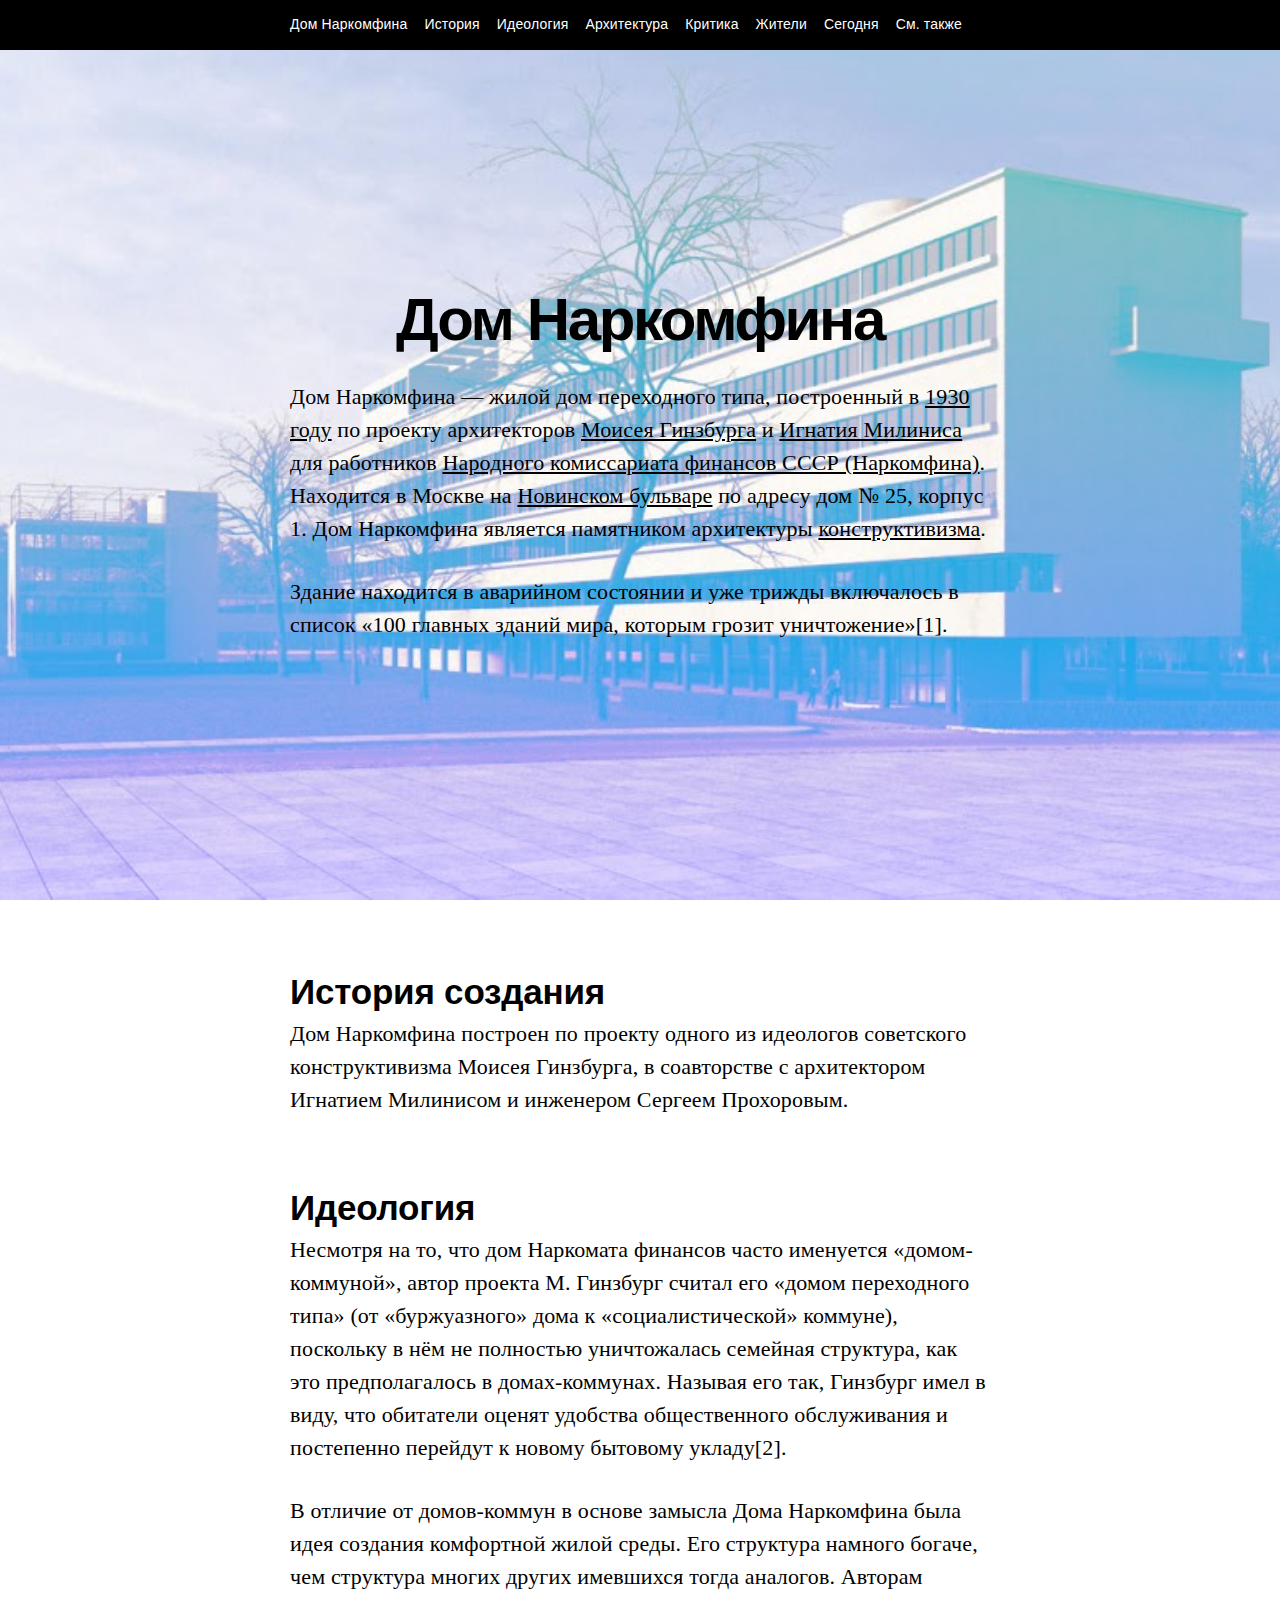
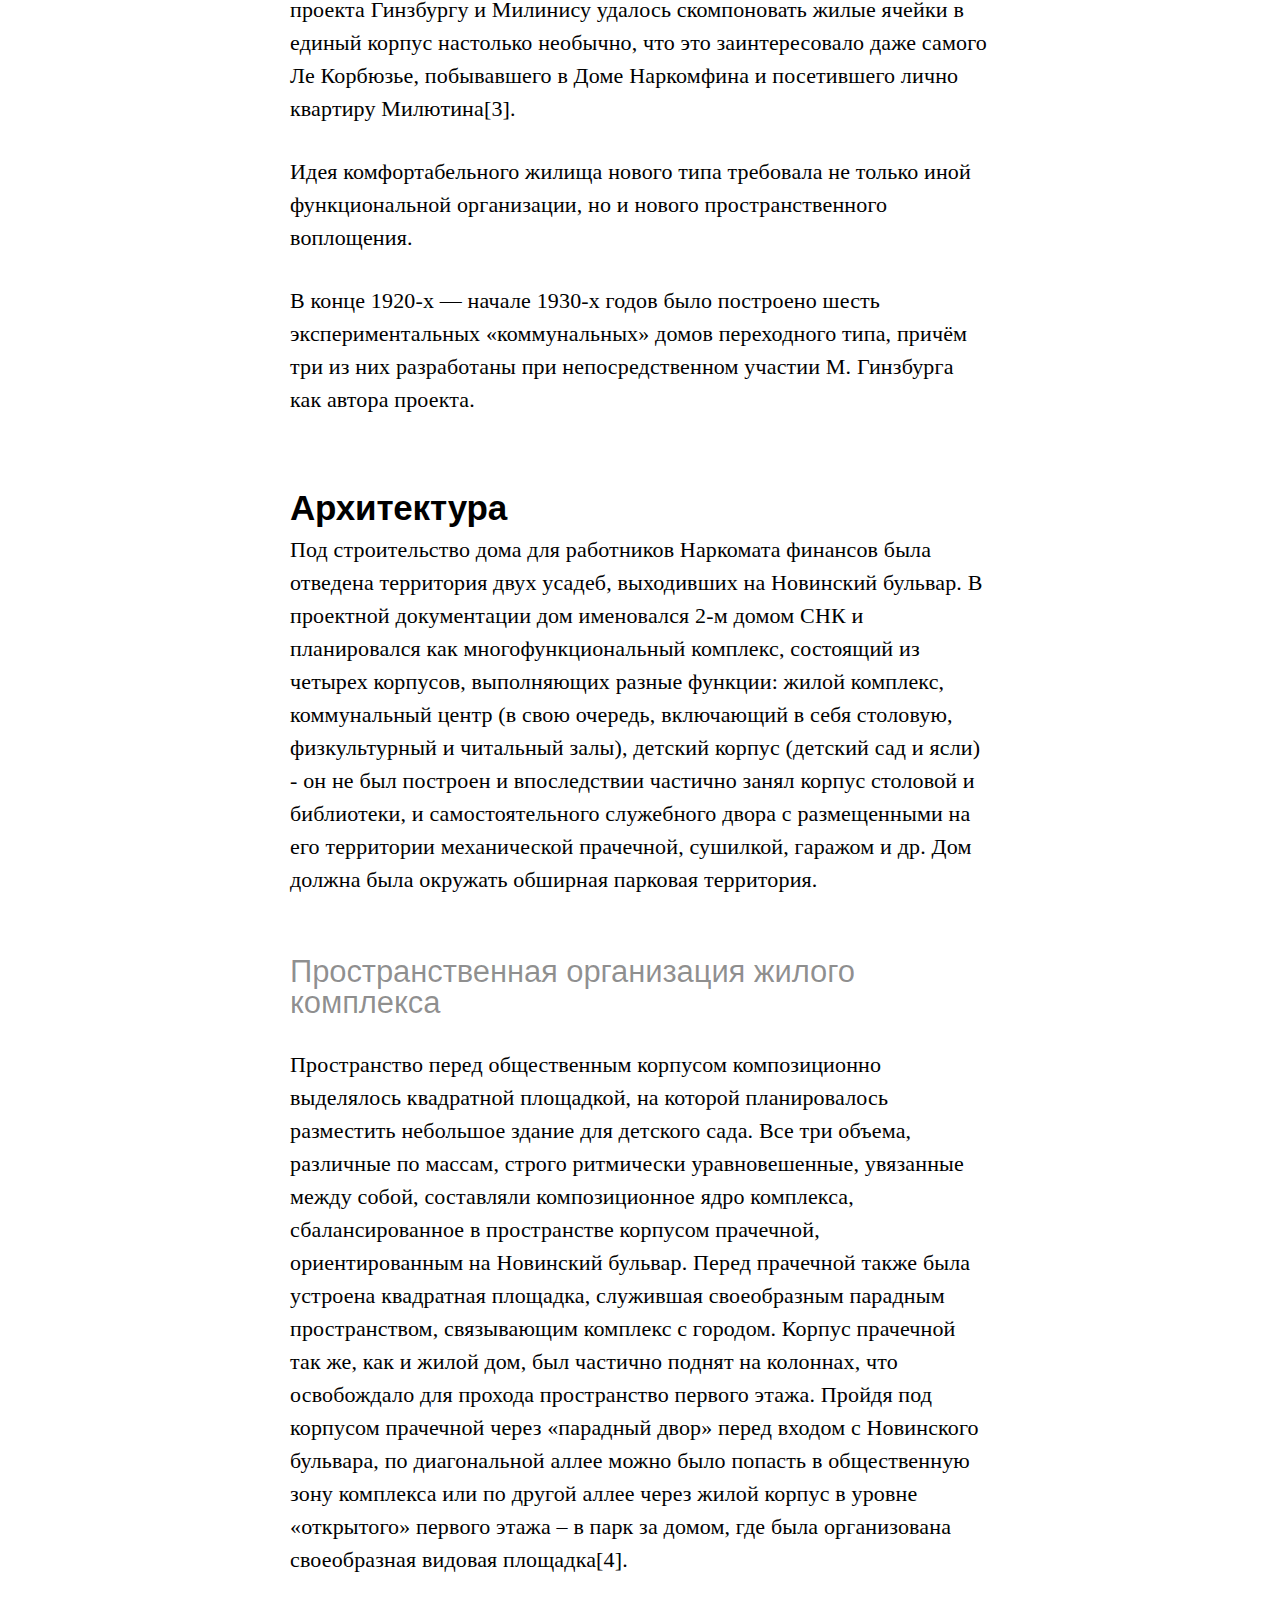
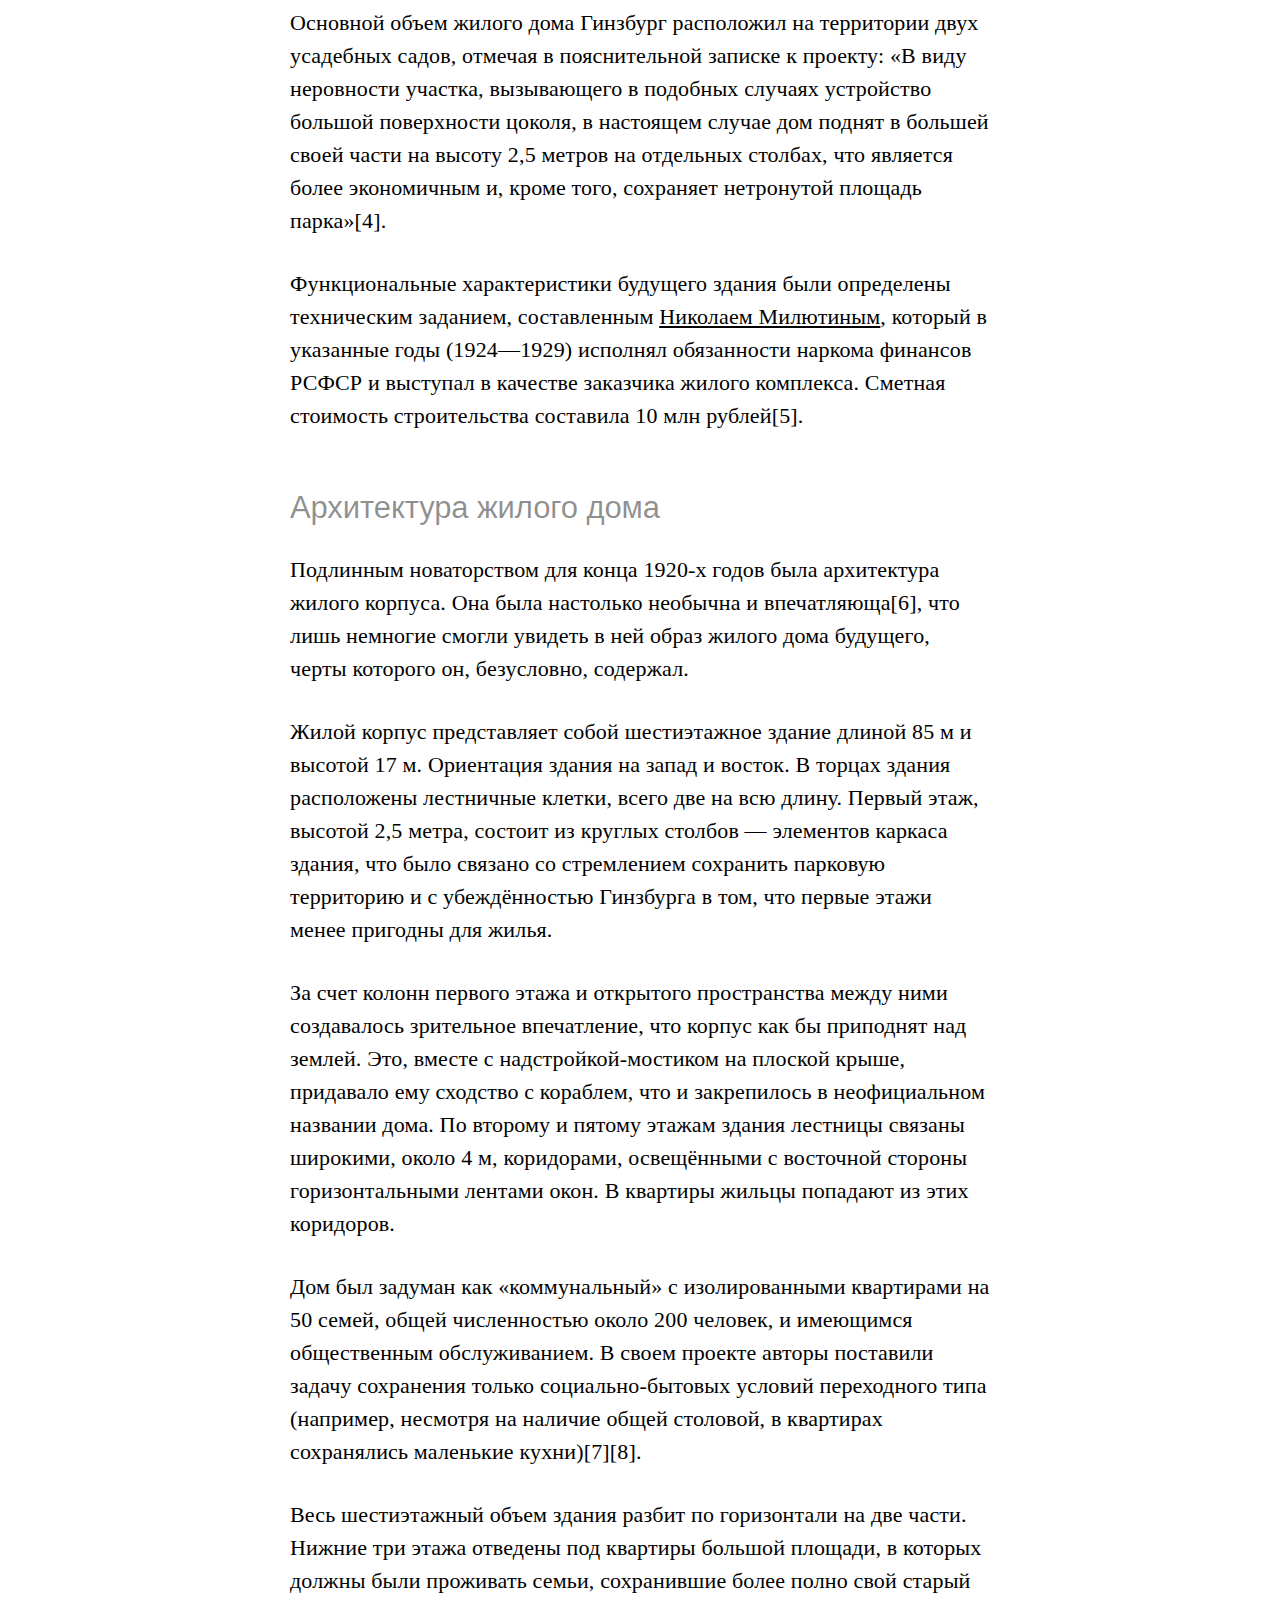
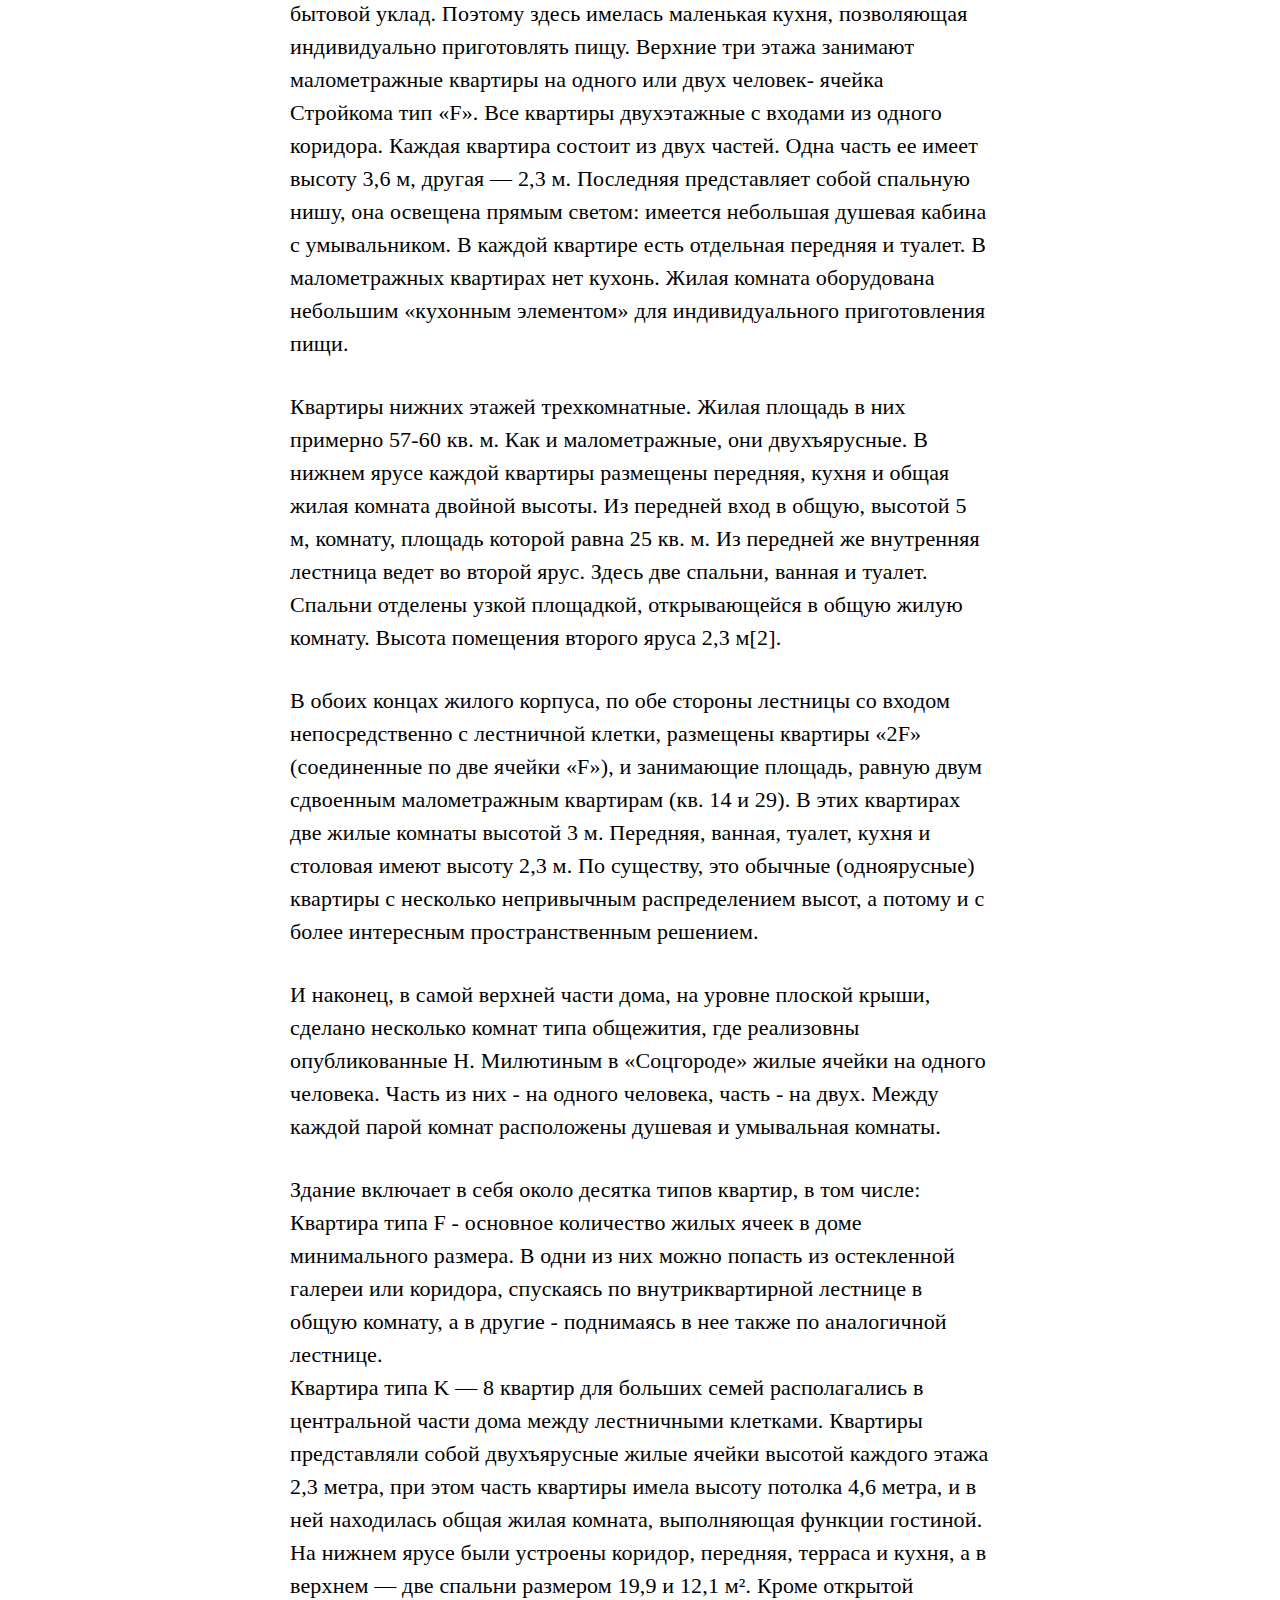
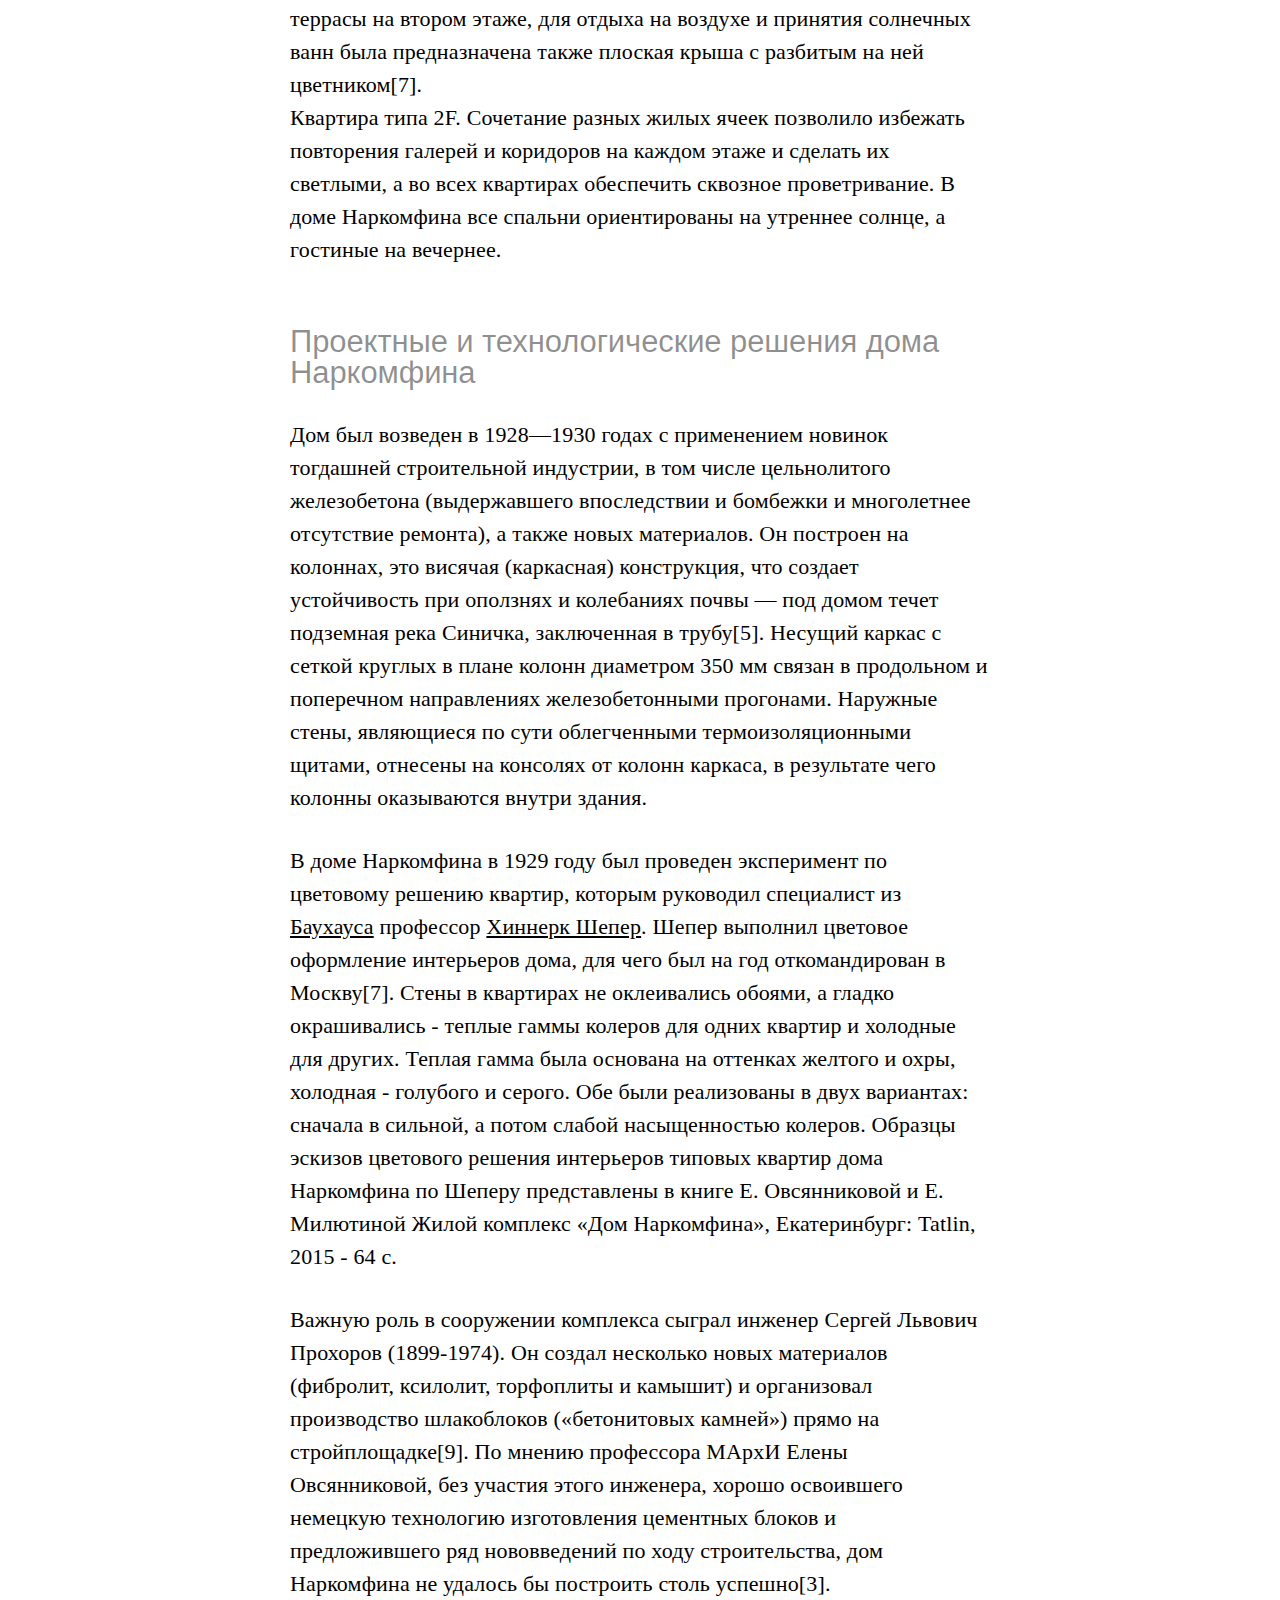
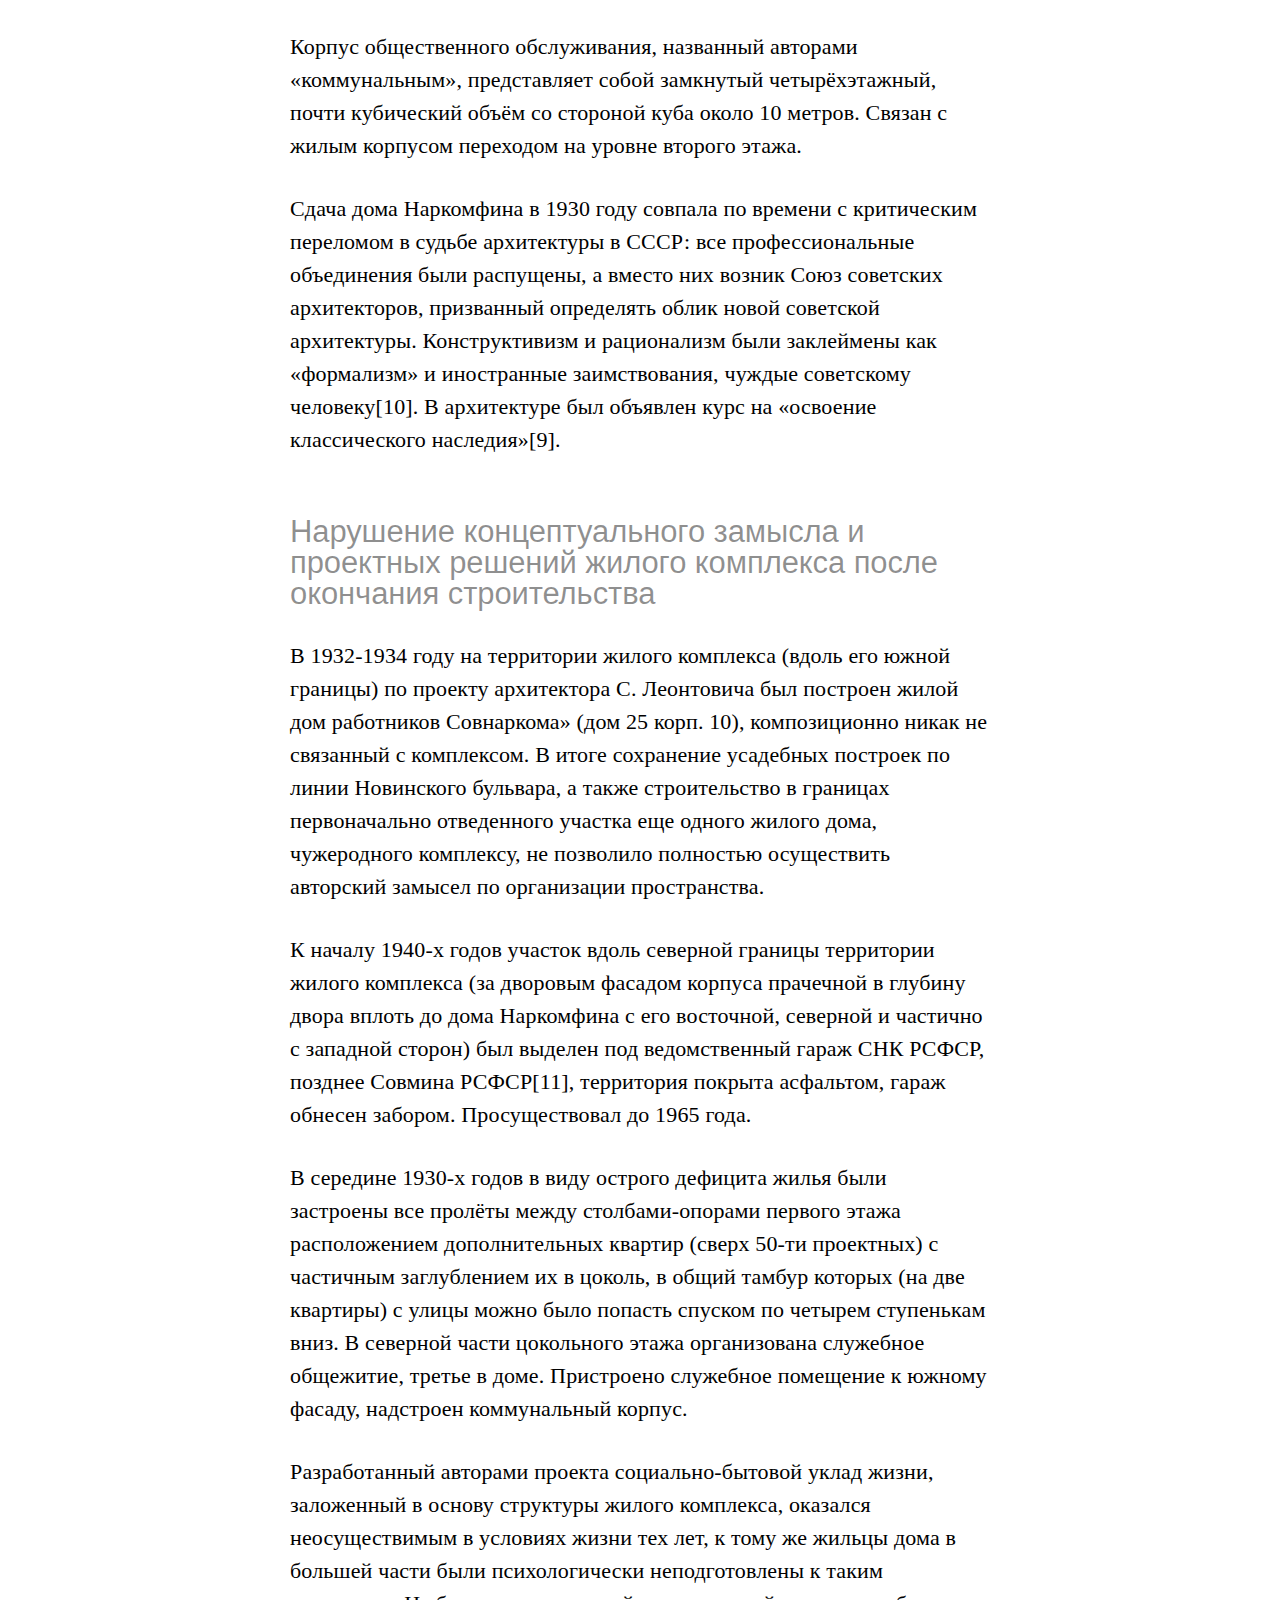
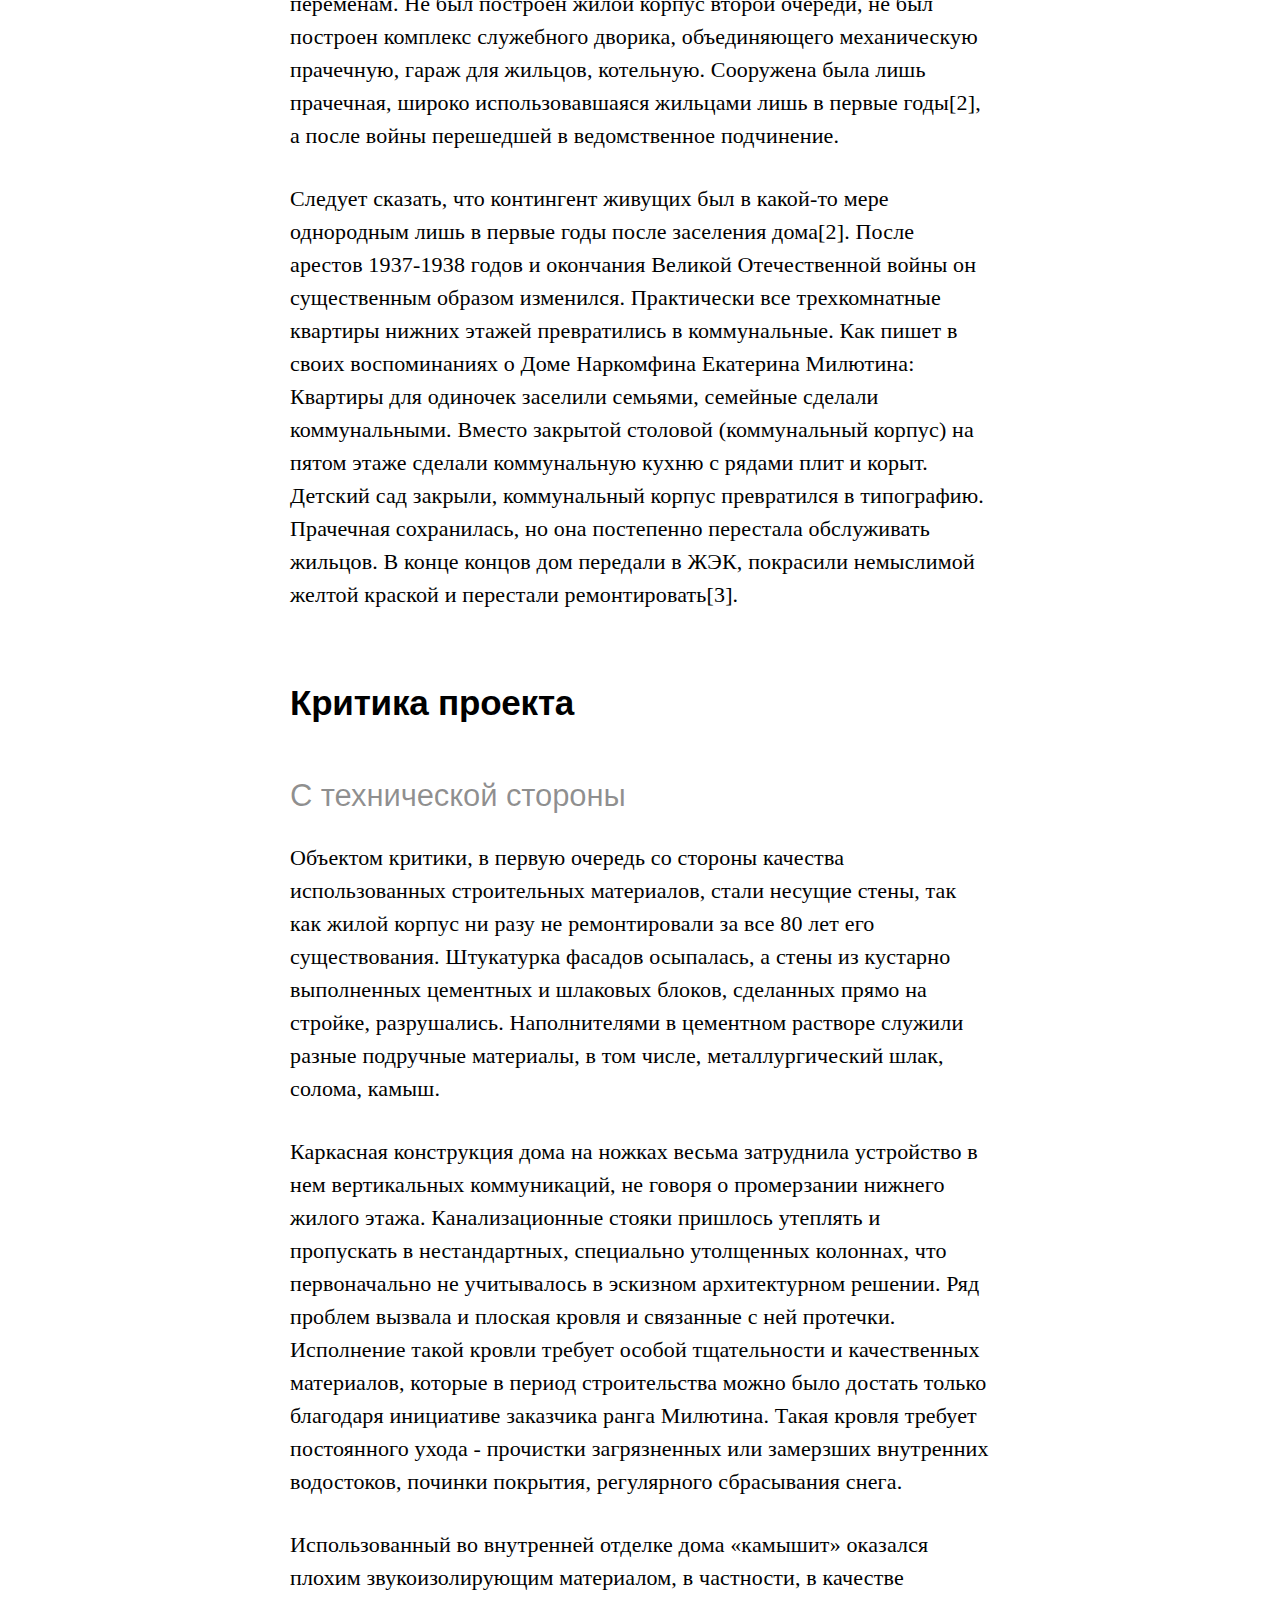
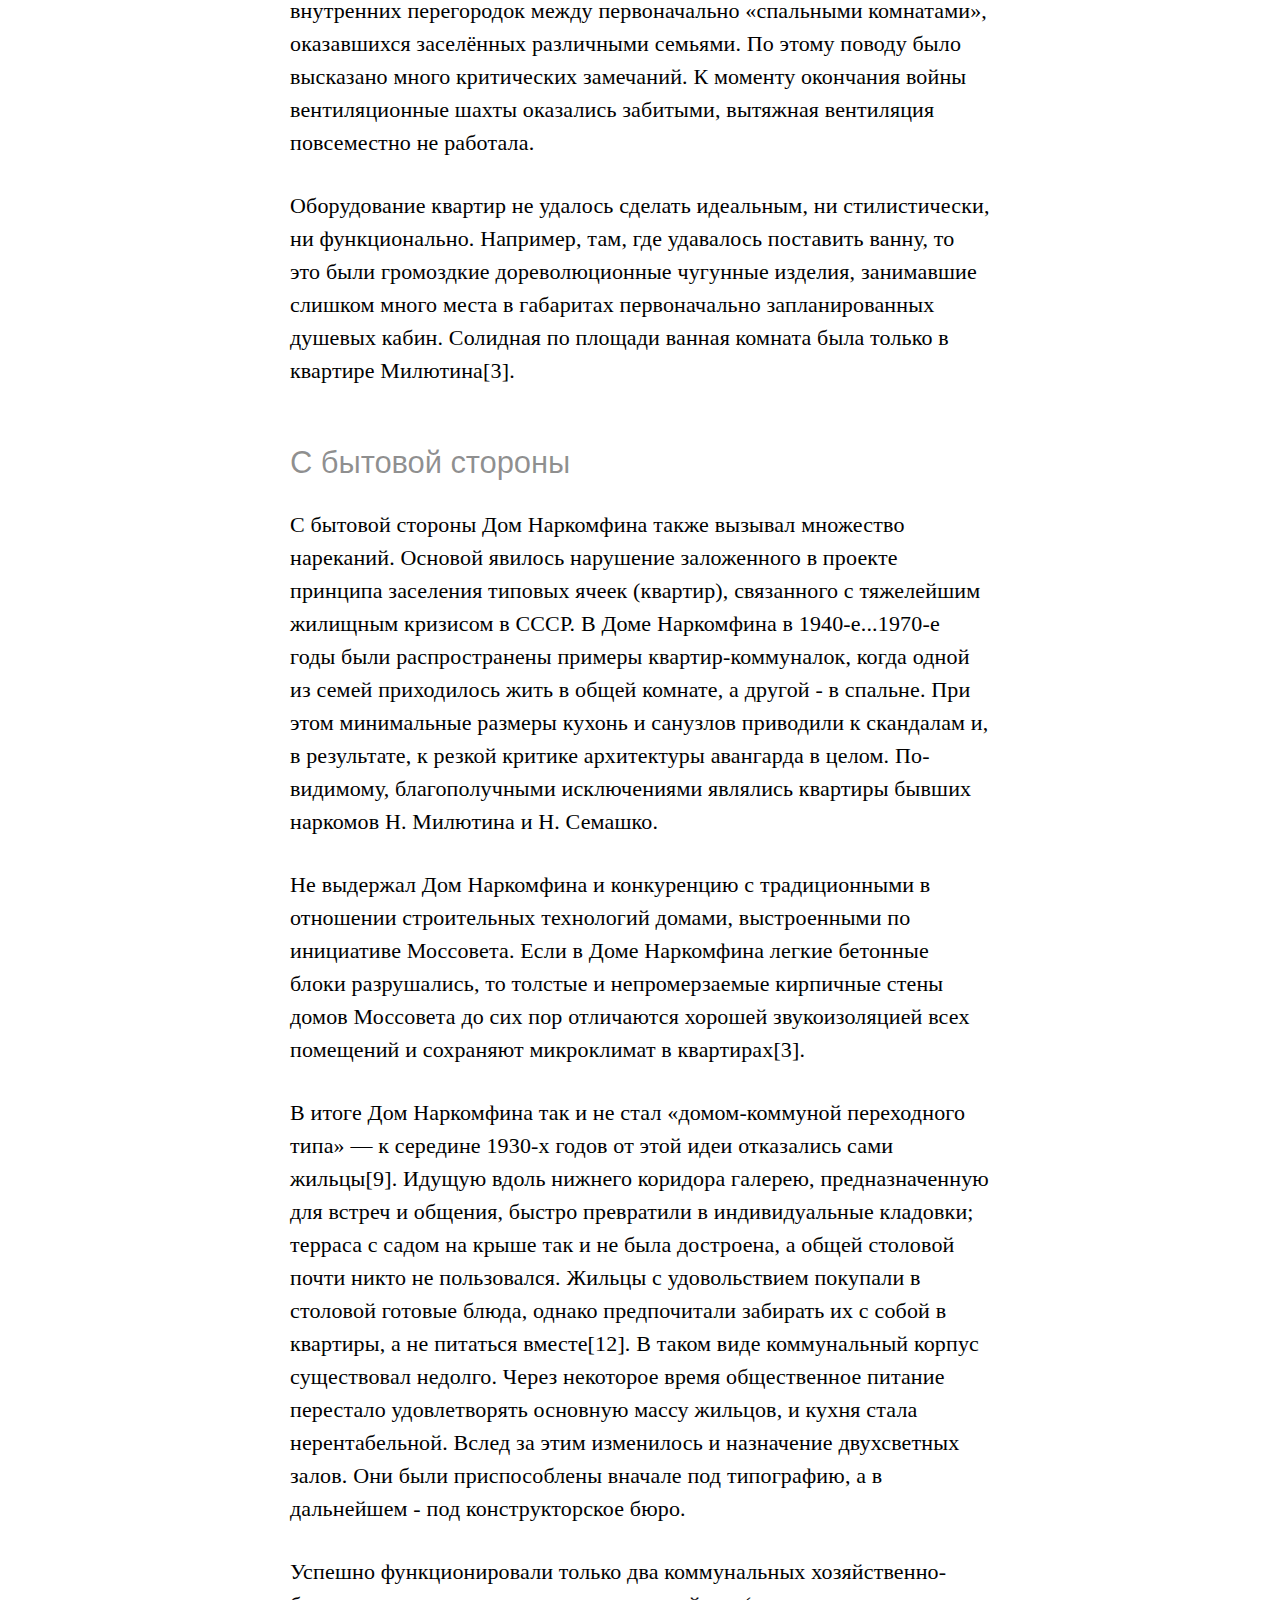
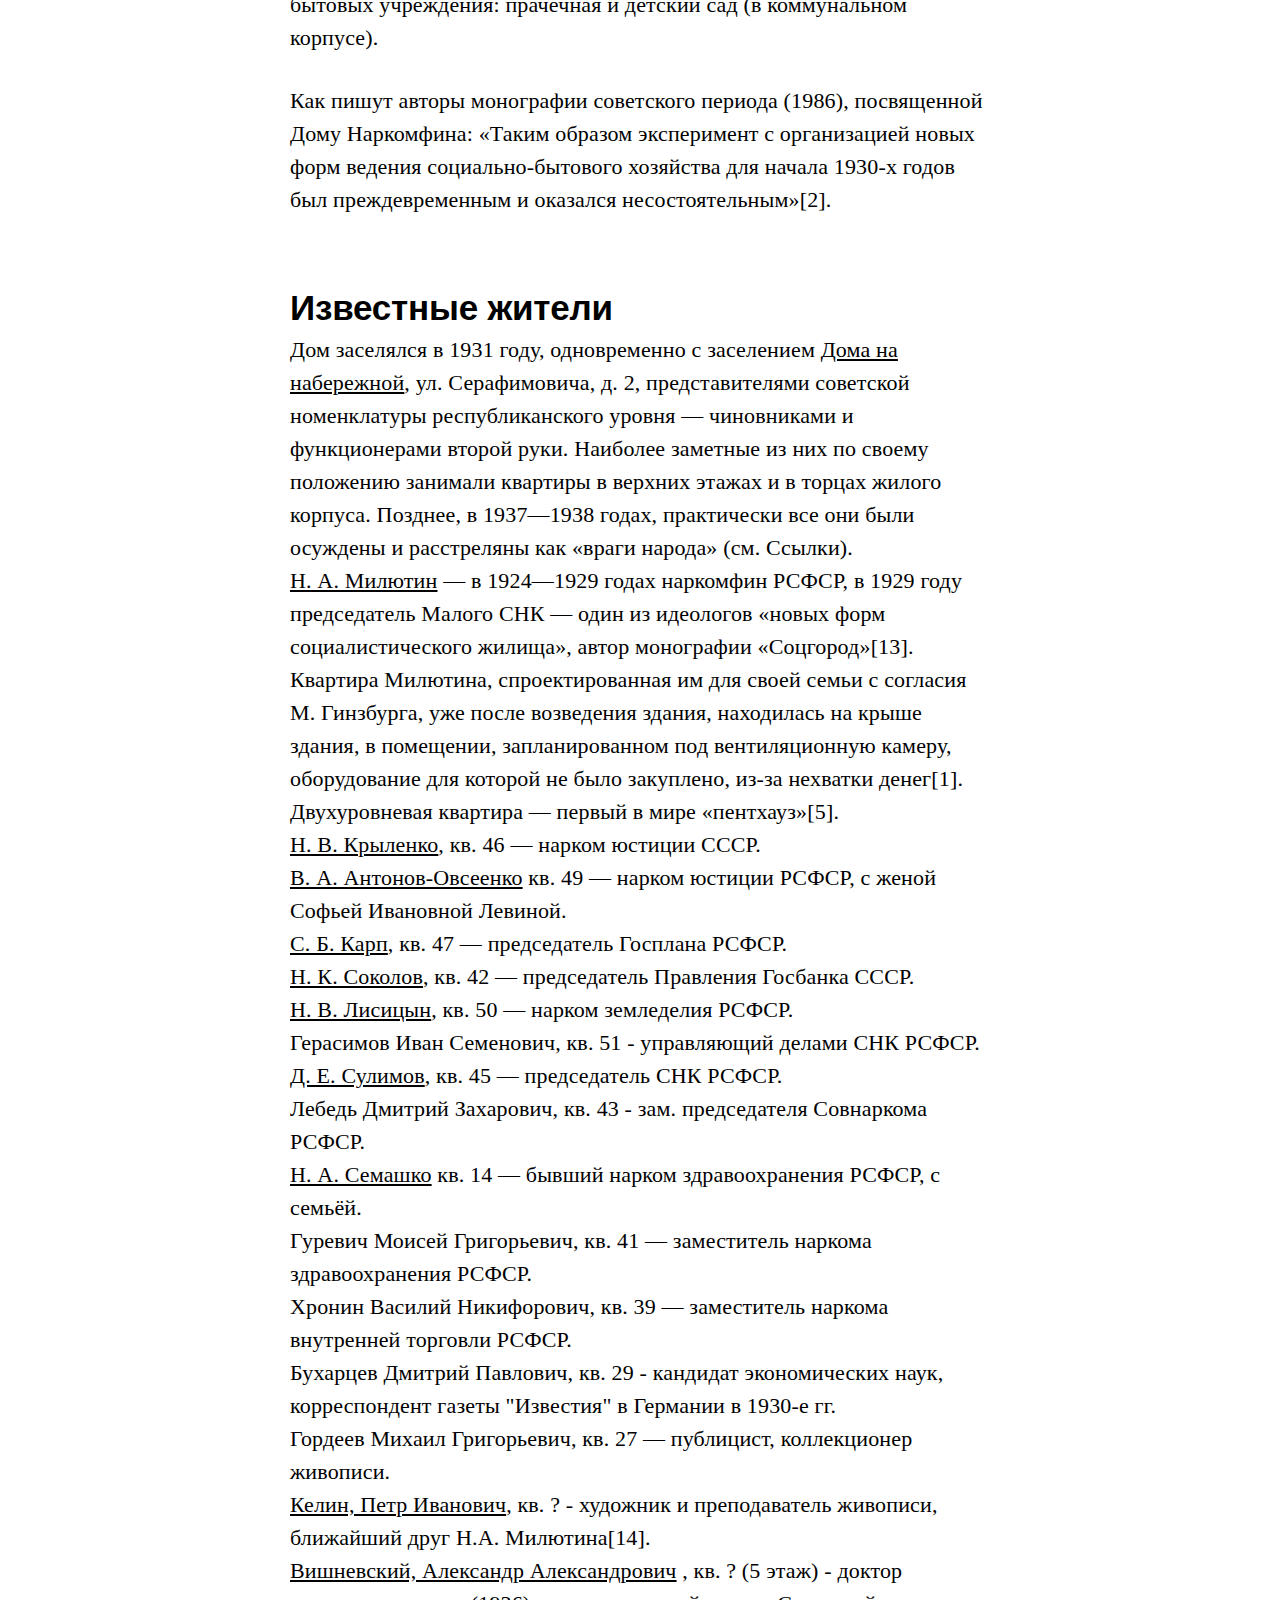
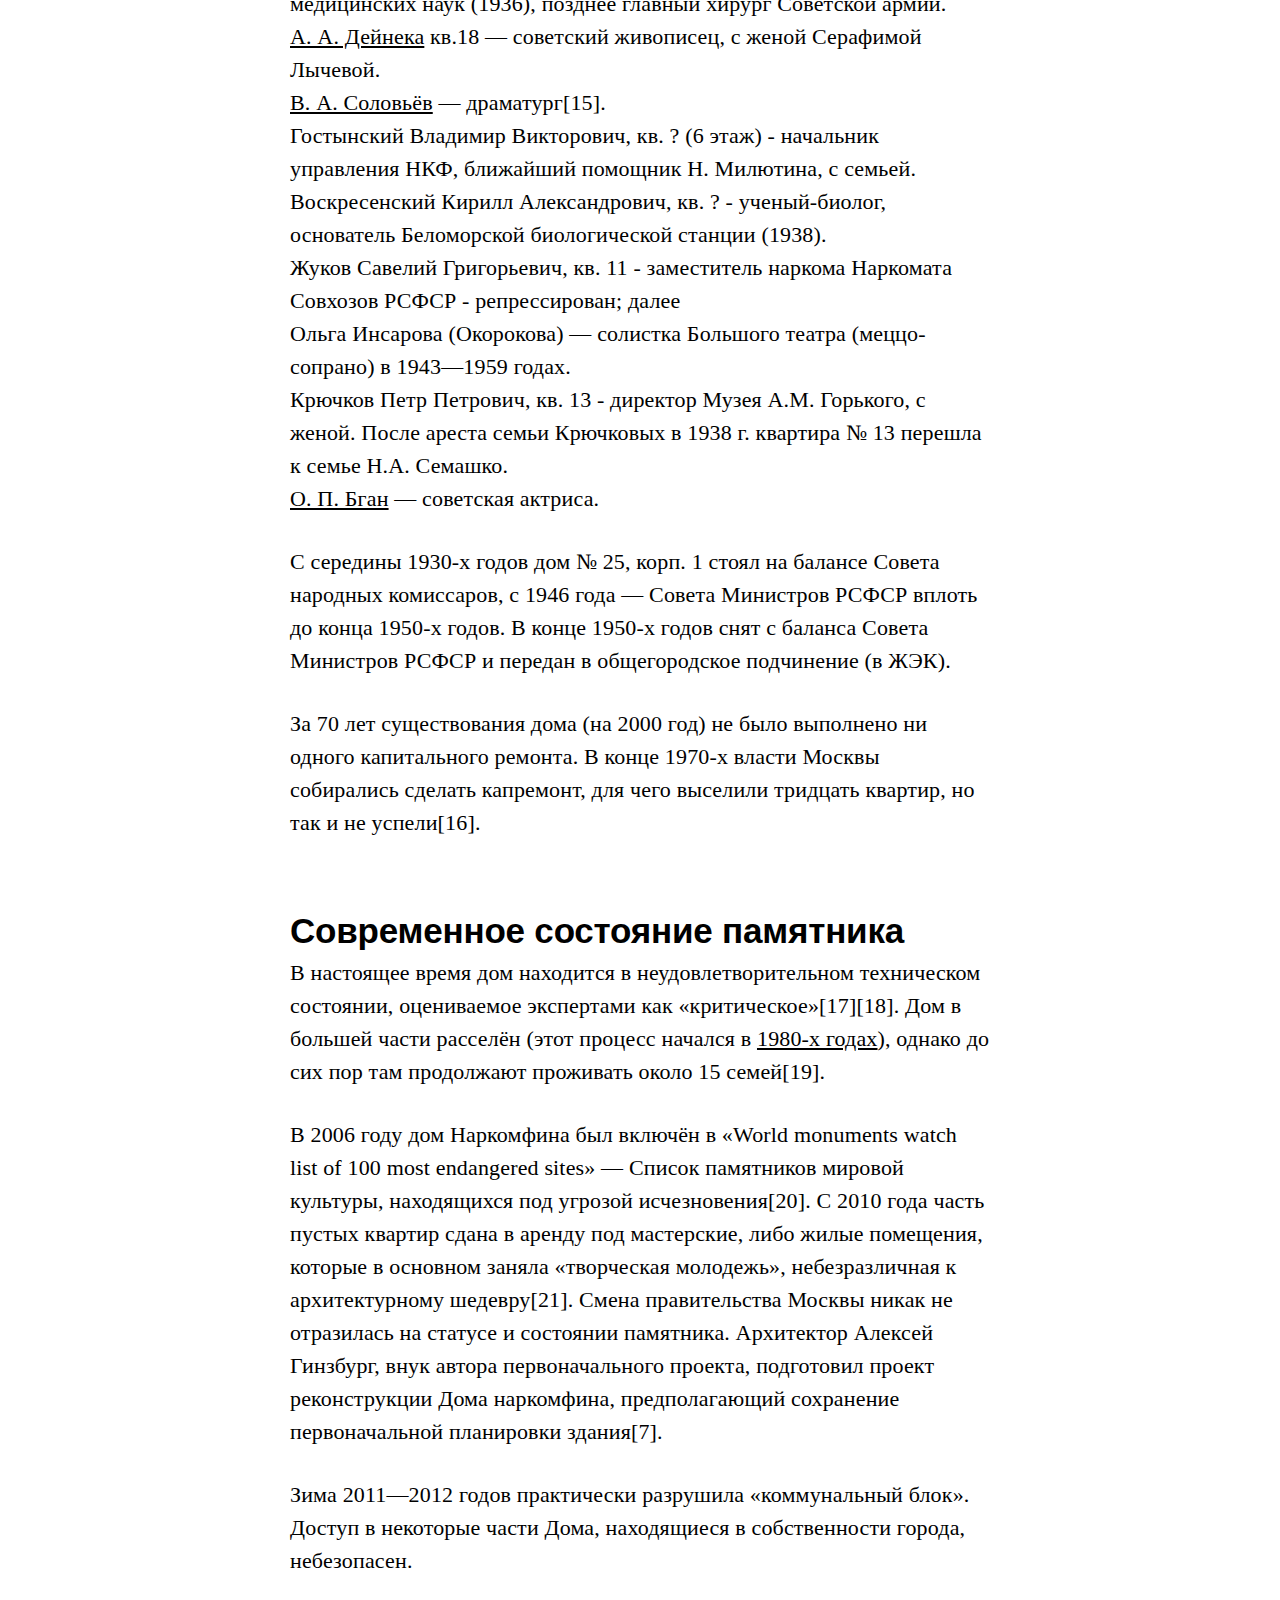
<file: KlyapikovaMaria/002-Wikimedium/homework/menubar.html>
<!DOCTYPE html>
<html lang="ru">
<head>
  <meta charset="UTF-8">
  <title>Дом Наркомфина</title>
  <link rel="stylesheet" href="stylesheets/style.css">
  <script src="javascripts/jquery.js" charset="utf-8"></script>
  <script src="javascripts/sidebar.js" charset="utf-8"></script>

  </script>
</head>
<body>

  <nav>


    <ul>

      <li><a class="scrollTo" href="#welcomeScreen">Дом Наркомфина</a></li>
      <li><a class="scrollTo" href="#history">История</a></li>
      <li><a class="scrollTo" href="#ideology">Идеология</a></li>
      <li><a class="scrollTo" href="#architecture">Архитектура</a></li>
      <li><a class="scrollTo" href="#critics">Критика</a></li>
      <li><a class="scrollTo" href="#peoples">Жители</a></li>
      <li><a class="scrollTo" href="#today">Сегодня</a></li>
      <li><a class="scrollTo" href="#reference">См. также</a></li>

    </ul>


  </nav>

  <section id="welcomeScreen">

    <article class="articlePart">
      <h1>Дом Наркомфина</h1>
      <p>Дом Наркомфина — жилой дом переходного типа, построенный в <a href="https://ru.wikipedia.org/wiki/1930_%D0%B3%D0%BE%D0%B4">1930 году</a> по проекту архитекторов <a href="https://ru.wikipedia.org/wiki/%D0%93%D0%B8%D0%BD%D0%B7%D0%B1%D1%83%D1%80%D0%B3,_%D0%9C%D0%BE%D0%B8%D1%81%D0%B5%D0%B9_%D0%AF%D0%BA%D0%BE%D0%B2%D0%BB%D0%B5%D0%B2%D0%B8%D1%87">Моисея Гинзбурга</a> и <a href="https://ru.wikipedia.org/wiki/%D0%9C%D0%B8%D0%BB%D0%B8%D0%BD%D0%B8%D1%81,_%D0%98%D0%B3%D0%BD%D0%B0%D1%82%D0%B8%D0%B9_%D0%A4%D1%80%D0%B0%D0%BD%D1%86%D0%B5%D0%B2%D0%B8%D1%87">Игнатия Милиниса</a> для работников <a href="https://ru.wikipedia.org/wiki/%D0%9D%D0%B0%D1%80%D0%BE%D0%B4%D0%BD%D1%8B%D0%B9_%D0%BA%D0%BE%D0%BC%D0%B8%D1%81%D1%81%D0%B0%D1%80%D0%B8%D0%B0%D1%82_%D1%84%D0%B8%D0%BD%D0%B0%D0%BD%D1%81%D0%BE%D0%B2">Народного комиссариата финансов СССР (Наркомфина)</a>. Находится в Москве на <a href="https://ru.wikipedia.org/wiki/%D0%9D%D0%BE%D0%B2%D0%B8%D0%BD%D1%81%D0%BA%D0%B8%D0%B9_%D0%B1%D1%83%D0%BB%D1%8C%D0%B2%D0%B0%D1%80">Новинском бульваре</a> по адресу дом № 25, корпус 1. Дом Наркомфина является памятником архитектуры <a href="https://ru.wikipedia.org/wiki/%D0%9A%D0%BE%D0%BD%D1%81%D1%82%D1%80%D1%83%D0%BA%D1%82%D0%B8%D0%B2%D0%B8%D0%B7%D0%BC_(%D0%B8%D1%81%D0%BA%D1%83%D1%81%D1%81%D1%82%D0%B2%D0%BE)">конструктивизма</a>.</p>
      <p>Здание находится в аварийном состоянии и уже трижды включалось в список «100 главных зданий мира, которым грозит уничтожение»[1].</p>
    </article>

  </section>


  <section class="articlePart" id="history">
    <h2>История создания</h2>
    <p>Дом Наркомфина построен по проекту одного из идеологов советского конструктивизма Моисея Гинзбурга, в соавторстве с архитектором Игнатием Милинисом и инженером Сергеем Прохоровым.</p>
  </section>

  <section class="articlePart" id="ideology">
    <h2>Идеология</h2>
    <p>Несмотря на то, что дом Наркомата финансов часто именуется «домом-коммуной», автор проекта М. Гинзбург считал его «домом переходного типа» (от «буржуазного» дома к «социалистической» коммуне), поскольку в нём не полностью уничтожалась семейная структура, как это предполагалось в домах-коммунах. Называя его так, Гинзбург имел в виду, что обитатели оценят удобства общественного обслуживания и постепенно перейдут к новому бытовому укладу[2].</p>
    <p>В отличие от домов-коммун в основе замысла Дома Наркомфина была идея создания комфортной жилой среды. Его структура намного богаче, чем структура многих других имевшихся тогда аналогов. Авторам проекта Гинзбургу и Милинису удалось скомпоновать жилые ячейки в единый корпус настолько необычно, что это заинтересовало даже самого Ле Корбюзье, побывавшего в Доме Наркомфина и посетившего лично квартиру Милютина[3].</p>
    <p>Идея комфортабельного жилища нового типа требовала не только иной функциональной организации, но и нового пространственного воплощения.</p>
    <p>В конце 1920-х — начале 1930-х годов было построено шесть экспериментальных «коммунальных» домов переходного типа, причём три из них разработаны при непосредственном участии М. Гинзбурга как автора проекта.</p>
  </section>

  <section class="articlePart" id="architecture">
    <h2>Архитектура</h2>
    <p>Под строительство дома для работников Наркомата финансов была отведена территория двух усадеб, выходивших на Новинский бульвар. В проектной документации дом именовался 2-м домом СНК и планировался как многофункциональный комплекс, состоящий из четырех корпусов, выполняющих разные функции: жилой комплекс, коммунальный центр (в свою очередь, включающий в себя столовую, физкультурный и читальный залы), детский корпус (детский сад и ясли) - он не был построен и впоследствии частично занял корпус столовой и библиотеки, и самостоятельного служебного двора с размещенными на его территории механической прачечной, сушилкой, гаражом и др. Дом должна была окружать обширная парковая территория.</p>

    <h3>Пространственная организация жилого комплекса</h3>
    <p>Пространство перед общественным корпусом композиционно выделялось квадратной площадкой, на которой планировалось разместить небольшое здание для детского сада. Все три объема, различные по массам, строго ритмически уравновешенные, увязанные между собой, составляли композиционное ядро комплекса, сбалансированное в пространстве корпусом прачечной, ориентированным на Новинский бульвар. Перед прачечной также была устроена квадратная площадка, служившая своеобразным парадным пространством, связывающим комплекс с городом. Корпус прачечной так же, как и жилой дом, был частично поднят на колоннах, что освобождало для прохода пространство первого этажа. Пройдя под корпусом прачечной через «парадный двор» перед входом с Новинского бульвара, по диагональной аллее можно было попасть в общественную зону комплекса или по другой аллее через жилой корпус в уровне «открытого» первого этажа – в парк за домом, где была организована своеобразная видовая площадка[4].</p>
    <p>Основной объем жилого дома Гинзбург расположил на территории двух усадебных садов, отмечая в пояснительной записке к проекту: «В виду неровности участка, вызывающего в подобных случаях устройство большой поверхности цоколя, в настоящем случае дом поднят в большей своей части на высоту 2,5 метров на отдельных столбах, что является более экономичным и, кроме того, сохраняет нетронутой площадь парка»[4].</p>
    <p>Функциональные характеристики будущего здания были определены техническим заданием, составленным <a href="https://ru.wikipedia.org/wiki/%D0%9C%D0%B8%D0%BB%D1%8E%D1%82%D0%B8%D0%BD,_%D0%9D%D0%B8%D0%BA%D0%BE%D0%BB%D0%B0%D0%B9_%D0%90%D0%BB%D0%B5%D0%BA%D1%81%D0%B0%D0%BD%D0%B4%D1%80%D0%BE%D0%B2%D0%B8%D1%87">Николаем Милютиным</a>, который в указанные годы (1924—1929) исполнял обязанности наркома финансов РСФСР и выступал в качестве заказчика жилого комплекса. Сметная стоимость строительства составила 10 млн рублей[5].</p>

    <h3>Архитектура жилого дома</h3>
    <p>Подлинным новаторством для конца 1920-х годов была архитектура жилого корпуса. Она была настолько необычна и впечатляюща[6], что лишь немногие смогли увидеть в ней образ жилого дома будущего, черты которого он, безусловно, содержал.</p>
    <p>Жилой корпус представляет собой шестиэтажное здание длиной 85 м и высотой 17 м. Ориентация здания на запад и восток. В торцах здания расположены лестничные клетки, всего две на всю длину. Первый этаж, высотой 2,5 метра, состоит из круглых столбов — элементов каркаса здания, что было связано со стремлением сохранить парковую территорию и с убеждённостью Гинзбурга в том, что первые этажи менее пригодны для жилья.</p>
    <p>За счет колонн первого этажа и открытого пространства между ними создавалось зрительное впечатление, что корпус как бы приподнят над землей. Это, вместе с надстройкой-мостиком на плоской крыше, придавало ему сходство с кораблем, что и закрепилось в неофициальном названии дома. По второму и пятому этажам здания лестницы связаны широкими, около 4 м, коридорами, освещёнными с восточной стороны горизонтальными лентами окон. В квартиры жильцы попадают из этих коридоров.</p>
    <p>Дом был задуман как «коммунальный» с изолированными квартирами на 50 семей, общей численностью около 200 человек, и имеющимся общественным обслуживанием. В своем проекте авторы поставили задачу сохранения только социально-бытовых условий переходного типа (например, несмотря на наличие общей столовой, в квартирах сохранялись маленькие кухни)[7][8].</p>
    <p>Весь шестиэтажный объем здания разбит по горизонтали на две части. Нижние три этажа отведены под квартиры большой площади, в которых должны были проживать семьи, сохранившие более полно свой старый бытовой уклад. Поэтому здесь имелась маленькая кухня, позволяющая индивидуально приготовлять пищу. Верхние три этажа занимают малометражные квартиры на одного или двух человек- ячейка Стройкома тип «F». Все квартиры двухэтажные с входами из одного коридора. Каждая квартира состоит из двух частей. Одна часть ее имеет высоту 3,6 м, другая — 2,3 м. Последняя представляет собой спальную нишу, она освещена прямым светом: имеется небольшая душевая кабина с умывальником. В каждой квартире есть отдельная передняя и туалет. В малометражных квартирах нет кухонь. Жилая комната оборудована небольшим «кухонным элементом» для индивидуального приготовления пищи.</p>
    <p>Квартиры нижних этажей трехкомнатные. Жилая площадь в них примерно 57-60 кв. м. Как и малометражные, они двухъярусные. В нижнем ярусе каждой квартиры размещены передняя, кухня и общая жилая комната двойной высоты. Из передней вход в общую, высотой 5 м, комнату, площадь которой равна 25 кв. м. Из передней же внутренняя лестница ведет во второй ярус. Здесь две спальни, ванная и туалет. Спальни отделены узкой площадкой, открывающейся в общую жилую комнату. Высота помещения второго яруса 2,3 м[2].</p>
    <p>В обоих концах жилого корпуса, по обе стороны лестницы со входом непосредственно с лестничной клетки, размещены квартиры «2F» (соединенные по две ячейки «F»), и занимающие площадь, равную двум сдвоенным малометражным квартирам (кв. 14 и 29). В этих квартирах две жилые комнаты высотой 3 м. Передняя, ванная, туалет, кухня и столовая имеют высоту 2,3 м. По существу, это обычные (одноярусные) квартиры с несколько непривычным распределением высот, а потому и с более интересным пространственным решением.</p>
    <p>И наконец, в самой верхней части дома, на уровне плоской крыши, сделано несколько комнат типа общежития, где реализовны опубликованные Н. Милютиным в «Соцгороде» жилые ячейки на одного человека. Часть из них - на одного человека, часть - на двух. Между каждой парой комнат расположены душевая и умывальная комнаты.</p>
    <p>Здание включает в себя около десятка типов квартир, в том числе:</p>

    <ul>
      <li>Квартира типа F - основное количество жилых ячеек в доме минимального размера. В одни из них можно попасть из остекленной галереи или коридора, спускаясь по внутриквартирной лестнице в общую комнату, а в другие - поднимаясь в нее также по аналогичной лестнице.</li>
      <li>Квартира типа K — 8 квартир для больших семей располагались в центральной части дома между лестничными клетками. Квартиры представляли собой двухъярусные жилые ячейки высотой каждого этажа 2,3 метра, при этом часть квартиры имела высоту потолка 4,6 метра, и в ней находилась общая жилая комната, выполняющая функции гостиной. На нижнем ярусе были устроены коридор, передняя, терраса и кухня, а в верхнем — две спальни размером 19,9 и 12,1 м². Кроме открытой террасы на втором этаже, для отдыха на воздухе и принятия солнечных ванн была предназначена также плоская крыша с разбитым на ней цветником[7].</li>
      <li>Квартира типа 2F. Сочетание разных жилых ячеек позволило избежать повторения галерей и коридоров на каждом этаже и сделать их светлыми, а во всех квартирах обеспечить сквозное проветривание. В доме Наркомфина все спальни ориентированы на утреннее солнце, а гостиные на вечернее.</li>
    </ul>

    <h3>Проектные и технологические решения дома Наркомфина</h3>
    <p>Дом был возведен в 1928—1930 годах с применением новинок тогдашней строительной индустрии, в том числе цельнолитого железобетона (выдержавшего впоследствии и бомбежки и многолетнее отсутствие ремонта), а также новых материалов. Он построен на колоннах, это висячая (каркасная) конструкция, что создает устойчивость при оползнях и колебаниях почвы — под домом течет подземная река Синичка, заключенная в трубу[5]. Несущий каркас с сеткой круглых в плане колонн диаметром 350 мм связан в продольном и поперечном направлениях железобетонными прогонами. Наружные стены, являющиеся по сути облегченными термоизоляционными щитами, отнесены на консолях от колонн каркаса, в результате чего колонны оказываются внутри здания.</p>
    <p>В доме Наркомфина в 1929 году был проведен эксперимент по цветовому решению квартир, которым руководил специалист из <a href="https://ru.wikipedia.org/wiki/%D0%91%D0%B0%D1%83%D1%85%D0%B0%D1%83%D1%81">Баухауса</a> профессор <a href="https://de.wikipedia.org/wiki/Hinnerk_Scheper">Хиннерк Шепер</a>. Шепер выполнил цветовое оформление интерьеров дома, для чего был на год откомандирован в Москву[7]. Стены в квартирах не оклеивались обоями, а гладко окрашивались - теплые гаммы колеров для одних квартир и холодные для других. Теплая гамма была основана на оттенках желтого и охры, холодная - голубого и серого. Обе были реализованы в двух вариантах: сначала в сильной, а потом слабой насыщенностью колеров. Образцы эскизов цветового решения интерьеров типовых квартир дома Наркомфина по Шеперу представлены в книге Е. Овсянниковой и Е. Милютиной Жилой комплекс «Дом Наркомфина», Екатеринбург: Tatlin, 2015 - 64 с.</p>
    <p>Важную роль в сооружении комплекса сыграл инженер Сергей Львович Прохоров (1899-1974). Он создал несколько новых материалов (фибролит, ксилолит, торфоплиты и камышит) и организовал производство шлакоблоков («бетонитовых камней») прямо на стройплощадке[9]. По мнению профессора МАрхИ Елены Овсянниковой, без участия этого инженера, хорошо освоившего немецкую технологию изготовления цементных блоков и предложившего ряд нововведений по ходу строительства, дом Наркомфина не удалось бы построить столь успешно[3].</p>
    <p>Корпус общественного обслуживания, названный авторами «коммунальным», представляет собой замкнутый четырёхэтажный, почти кубический объём со стороной куба около 10 метров. Связан с жилым корпусом переходом на уровне второго этажа.</p>
    <p>Сдача дома Наркомфина в 1930 году совпала по времени с критическим переломом в судьбе архитектуры в СССР: все профессиональные объединения были распущены, а вместо них возник Союз советских архитекторов, призванный определять облик новой советской архитектуры. Конструктивизм и рационализм были заклеймены как «формализм» и иностранные заимствования, чуждые советскому человеку[10]. В архитектуре был объявлен курс на «освоение классического наследия»[9].</p>

    <h3>Нарушение концептуального замысла и проектных решений жилого комплекса после окончания строительства</h3>
    <p>В 1932-1934 году на территории жилого комплекса (вдоль его южной границы) по проекту архитектора С. Леонтовича был построен жилой дом работников Совнаркома» (дом 25 корп. 10), композиционно никак не связанный с комплексом. В итоге сохранение усадебных построек по линии Новинского бульвара, а также строительство в границах первоначально отведенного участка еще одного жилого дома, чужеродного комплексу, не позволило полностью осуществить авторский замысел по организации пространства.</p>
    <p>К началу 1940-х годов участок вдоль северной границы территории жилого комплекса (за дворовым фасадом корпуса прачечной в глубину двора вплоть до дома Наркомфина с его восточной, северной и частично с западной сторон) был выделен под ведомственный гараж СНК РСФСР, позднее Совмина РСФСР[11], территория покрыта асфальтом, гараж обнесен забором. Просуществовал до 1965 года.</p>
    <p>В середине 1930-х годов в виду острого дефицита жилья были застроены все пролёты между столбами-опорами первого этажа расположением дополнительных квартир (сверх 50-ти проектных) с частичным заглублением их в цоколь, в общий тамбур которых (на две квартиры) с улицы можно было попасть спуском по четырем ступенькам вниз. В северной части цокольного этажа организована служебное общежитие, третье в доме. Пристроено служебное помещение к южному фасаду, надстроен коммунальный корпус.</p>
    <p>Разработанный авторами проекта социально-бытовой уклад жизни, заложенный в основу структуры жилого комплекса, оказался неосуществимым в условиях жизни тех лет, к тому же жильцы дома в большей части были психологически неподготовлены к таким переменам. Не был построен жилой корпус второй очереди, не был построен комплекс служебного дворика, объединяющего механическую прачечную, гараж для жильцов, котельную. Сооружена была лишь прачечная, широко использовавшаяся жильцами лишь в первые годы[2], а после войны перешедшей в ведомственное подчинение.</p>
    <p>Следует сказать, что контингент живущих был в какой-то мере однородным лишь в первые годы после заселения дома[2]. После арестов 1937-1938 годов и окончания Великой Отечественной войны он существенным образом изменился. Практически все трехкомнатные квартиры нижних этажей превратились в коммунальные. Как пишет в своих воспоминаниях о Доме Наркомфина Екатерина Милютина: Квартиры для одиночек заселили семьями, семейные сделали коммунальными. Вместо закрытой столовой (коммунальный корпус) на пятом этаже сделали коммунальную кухню с рядами плит и корыт. Детский сад закрыли, коммунальный корпус превратился в типографию. Прачечная сохранилась, но она постепенно перестала обслуживать жильцов. В конце концов дом передали в ЖЭК, покрасили немыслимой желтой краской и перестали ремонтировать[3].</p>
  </section>

  <section class="articlePart" id="critics">
    <h2>Критика проекта</h2>

    <h3>С технической стороны</h3>
    <p>Объектом критики, в первую очередь со стороны качества использованных строительных материалов, стали несущие стены, так как жилой корпус ни разу не ремонтировали за все 80 лет его существования. Штукатурка фасадов осыпалась, а стены из кустарно выполненных цементных и шлаковых блоков, сделанных прямо на стройке, разрушались. Наполнителями в цементном растворе служили разные подручные материалы, в том числе, металлургический шлак, солома, камыш.</p>
    <p>Каркасная конструкция дома на ножках весьма затруднила устройство в нем вертикальных коммуникаций, не говоря о промерзании нижнего жилого этажа. Канализационные стояки пришлось утеплять и пропускать в нестандартных, специально утолщенных колоннах, что первоначально не учитывалось в эскизном архитектурном решении. Ряд проблем вызвала и плоская кровля и связанные с ней протечки. Исполнение такой кровли требует особой тщательности и качественных материалов, которые в период строительства можно было достать только благодаря инициативе заказчика ранга Милютина. Такая кровля требует постоянного ухода - прочистки загрязненных или замерзших внутренних водостоков, починки покрытия, регулярного сбрасывания снега.</p>
    <p>Использованный во внутренней отделке дома «камышит» оказался плохим звукоизолирующим материалом, в частности, в качестве внутренних перегородок между первоначально «спальными комнатами», оказавшихся заселённых различными семьями. По этому поводу было высказано много критических замечаний. К моменту окончания войны вентиляционные шахты оказались забитыми, вытяжная вентиляция повсеместно не работала.</p>
    <p>Оборудование квартир не удалось сделать идеальным, ни стилистически, ни функционально. Например, там, где удавалось поставить ванну, то это были громоздкие дореволюционные чугунные изделия, занимавшие слишком много места в габаритах первоначально запланированных душевых кабин. Солидная по площади ванная комната была только в квартире Милютина[3].</p>

    <h3>С бытовой стороны</h3>
    <p>С бытовой стороны Дом Наркомфина также вызывал множество нареканий. Основой явилось нарушение заложенного в проекте принципа заселения типовых ячеек (квартир), связанного с тяжелейшим жилищным кризисом в СССР. В Доме Наркомфина в 1940-е...1970-е годы были распространены примеры квартир-коммуналок, когда одной из семей приходилось жить в общей комнате, а другой - в спальне. При этом минимальные размеры кухонь и санузлов приводили к скандалам и, в результате, к резкой критике архитектуры авангарда в целом. По-видимому, благополучными исключениями являлись квартиры бывших наркомов Н. Милютина и Н. Семашко.</p>
    <p>Не выдержал Дом Наркомфина и конкуренцию с традиционными в отношении строительных технологий домами, выстроенными по инициативе Моссовета. Если в Доме Наркомфина легкие бетонные блоки разрушались, то толстые и непромерзаемые кирпичные стены домов Моссовета до сих пор отличаются хорошей звукоизоляцией всех помещений и сохраняют микроклимат в квартирах[3].</p>
    <p>В итоге Дом Наркомфина так и не стал «домом-коммуной переходного типа» — к середине 1930-х годов от этой идеи отказались сами жильцы[9]. Идущую вдоль нижнего коридора галерею, предназначенную для встреч и общения, быстро превратили в индивидуальные кладовки; терраса с садом на крыше так и не была достроена, а общей столовой почти никто не пользовался. Жильцы с удовольствием покупали в столовой готовые блюда, однако предпочитали забирать их с собой в квартиры, а не питаться вместе[12]. В таком виде коммунальный корпус существовал недолго. Через некоторое время общественное питание перестало удовлетворять основную массу жильцов, и кухня стала нерентабельной. Вслед за этим изменилось и назначение двухсветных залов. Они были приспособлены вначале под типографию, а в дальнейшем - под конструкторское бюро.</p>
    <p>Успешно функционировали только два коммунальных хозяйственно-бытовых учреждения: прачечная и детский сад (в коммунальном корпусе).</p>
    <p>Как пишут авторы монографии советского периода (1986), посвященной Дому Наркомфина: «Таким образом эксперимент с организацией новых форм ведения социально-бытового хозяйства для начала 1930-х годов был преждевременным и оказался несостоятельным»[2].</p>

  </section>

  <section class="articlePart" id="peoples">
    <h2>Известные жители</h2>
    <p>Дом заселялся в 1931 году, одновременно с заселением <a href="https://ru.wikipedia.org/wiki/%D0%94%D0%BE%D0%BC_%D0%BD%D0%B0_%D0%BD%D0%B0%D0%B1%D0%B5%D1%80%D0%B5%D0%B6%D0%BD%D0%BE%D0%B9">Дома на набережной</a>, ул. Серафимовича, д. 2, представителями советской номенклатуры республиканского уровня — чиновниками и функционерами второй руки. Наиболее заметные из них по своему положению занимали квартиры в верхних этажах и в торцах жилого корпуса. Позднее, в 1937—1938 годах, практически все они были осуждены и расстреляны как «враги народа» (см. Ссылки).</p>

    <ul>
      <li><a href="https://ru.wikipedia.org/wiki/%D0%9C%D0%B8%D0%BB%D1%8E%D1%82%D0%B8%D0%BD,_%D0%9D%D0%B8%D0%BA%D0%BE%D0%BB%D0%B0%D0%B9_%D0%90%D0%BB%D0%B5%D0%BA%D1%81%D0%B0%D0%BD%D0%B4%D1%80%D0%BE%D0%B2%D0%B8%D1%87">Н. А. Милютин</a> — в 1924—1929 годах наркомфин РСФСР, в 1929 году председатель Малого СНК — один из идеологов «новых форм социалистического жилища», автор монографии «Соцгород»[13]. Квартира Милютина, спроектированная им для своей семьи с согласия М. Гинзбурга, уже после возведения здания, находилась на крыше здания, в помещении, запланированном под вентиляционную камеру, оборудование для которой не было закуплено, из-за нехватки денег[1]. Двухуровневая квартира — первый в мире «пентхауз»[5].</li>
      <li><a href="https://ru.wikipedia.org/wiki/%D0%9A%D1%80%D1%8B%D0%BB%D0%B5%D0%BD%D0%BA%D0%BE,_%D0%9D%D0%B8%D0%BA%D0%BE%D0%BB%D0%B0%D0%B9_%D0%92%D0%B0%D1%81%D0%B8%D0%BB%D1%8C%D0%B5%D0%B2%D0%B8%D1%87">Н. В. Крыленко</a>, кв. 46 — нарком юстиции СССР.</li>
      <li><a href="https://ru.wikipedia.org/wiki/%D0%90%D0%BD%D1%82%D0%BE%D0%BD%D0%BE%D0%B2-%D0%9E%D0%B2%D1%81%D0%B5%D0%B5%D0%BD%D0%BA%D0%BE,_%D0%92%D0%BB%D0%B0%D0%B4%D0%B8%D0%BC%D0%B8%D1%80_%D0%90%D0%BB%D0%B5%D0%BA%D1%81%D0%B0%D0%BD%D0%B4%D1%80%D0%BE%D0%B2%D0%B8%D1%87">В. А. Антонов-Овсеенко</a> кв. 49 — нарком юстиции РСФСР, с женой Софьей Ивановной Левиной.</li>
      <li><a href="https://ru.wikipedia.org/wiki/%D0%9A%D0%B0%D1%80%D0%BF,_%D0%A1%D0%B5%D1%80%D0%B3%D0%B5%D0%B9_%D0%91%D0%B5%D0%BD%D0%B5%D0%B4%D0%B8%D0%BA%D1%82%D0%BE%D0%B2%D0%B8%D1%87">С. Б. Карп</a>, кв. 47 — председатель Госплана РСФСР.</li>
      <li><a href="https://ru.wikipedia.org/wiki/%D0%A1%D0%BE%D0%BA%D0%BE%D0%BB%D0%BE%D0%B2,_%D0%9D%D0%B8%D0%BA%D0%BE%D0%BB%D0%B0%D0%B9_%D0%9A%D0%BE%D0%BD%D1%81%D1%82%D0%B0%D0%BD%D1%82%D0%B8%D0%BD%D0%BE%D0%B2%D0%B8%D1%87">Н. К. Соколов</a>, кв. 42 — председатель Правления Госбанка СССР.</li>
      <li><a href="https://ru.wikipedia.org/wiki/%D0%9B%D0%B8%D1%81%D0%B8%D1%86%D1%8B%D0%BD_%D0%9D%D0%B8%D0%BA%D0%BE%D0%BB%D0%B0%D0%B9_%D0%92%D0%B0%D1%81%D0%B8%D0%BB%D1%8C%D0%B5%D0%B2%D0%B8%D1%87">Н. В. Лисицын</a>, кв. 50 — нарком земледелия РСФСР.</li>
      <li>Герасимов Иван Семенович, кв. 51 - управляющий делами СHК РСФСР.</li>
      <li><a href="https://ru.wikipedia.org/wiki/%D0%A1%D1%83%D0%BB%D0%B8%D0%BC%D0%BE%D0%B2,_%D0%94%D0%B0%D0%BD%D0%B8%D0%B8%D0%BB_%D0%95%D0%B3%D0%BE%D1%80%D0%BE%D0%B2%D0%B8%D1%87">Д. Е. Сулимов</a>, кв. 45 — председатель СНК РСФСР.</li>
      <li>Лебедь Дмитрий Захарович, кв. 43 - зам. председателя Совнаркома РСФСР.</li>
      <li><a href="https://ru.wikipedia.org/wiki/%D0%A1%D0%B5%D0%BC%D0%B0%D1%88%D0%BA%D0%BE,_%D0%9D%D0%B8%D0%BA%D0%BE%D0%BB%D0%B0%D0%B9_%D0%90%D0%BB%D0%B5%D0%BA%D1%81%D0%B0%D0%BD%D0%B4%D1%80%D0%BE%D0%B2%D0%B8%D1%87">Н. А. Семашко</a> кв. 14 — бывший нарком здравоохранения РСФСР, с семьёй.</li>
      <li>Гуревич Моисей Григорьевич, кв. 41 — заместитель наркома здравоохранения РСФСР.</li>
      <li>Хронин Василий Никифорович, кв. 39 — заместитель наркома внутренней торговли РСФСР.</li>
      <li>Бухарцев Дмитрий Павлович, кв. 29 - кандидат экономических наук, корреспондент газеты "Известия" в Германии в 1930-е гг.</li>
      <li>Гордеев Михаил Григорьевич, кв. 27 — публицист, коллекционер живописи.</li>
      <li><a href="https://ru.wikipedia.org/wiki/%D0%9A%D0%B5%D0%BB%D0%B8%D0%BD,_%D0%9F%D0%B5%D1%82%D1%80_%D0%98%D0%B2%D0%B0%D0%BD%D0%BE%D0%B2%D0%B8%D1%87">Келин, Петр Иванович</a>, кв. ? - художник и преподаватель живописи, ближайший друг Н.А. Милютина[14].</li>
      <li><a href="https://ru.wikipedia.org/wiki/%D0%92%D0%B8%D1%88%D0%BD%D0%B5%D0%B2%D1%81%D0%BA%D0%B8%D0%B9,_%D0%90%D0%BB%D0%B5%D0%BA%D1%81%D0%B0%D0%BD%D0%B4%D1%80_%D0%90%D0%BB%D0%B5%D0%BA%D1%81%D0%B0%D0%BD%D0%B4%D1%80%D0%BE%D0%B2%D0%B8%D1%87_(%D1%81%D1%82%D0%B0%D1%80%D1%88%D0%B8%D0%B9)">Вишневский, Александр Александрович</a> , кв. ? (5 этаж) - доктор медицинских наук (1936), позднее главный хирург Советской армии.</li>
      <li><a href="https://ru.wikipedia.org/wiki/%D0%94%D0%B5%D0%B9%D0%BD%D0%B5%D0%BA%D0%B0,_%D0%90%D0%BB%D0%B5%D0%BA%D1%81%D0%B0%D0%BD%D0%B4%D1%80_%D0%90%D0%BB%D0%B5%D0%BA%D1%81%D0%B0%D0%BD%D0%B4%D1%80%D0%BE%D0%B2%D0%B8%D1%87">А. А. Дейнека</a> кв.18 — советский живописец, с женой Серафимой Лычевой.</li>
      <li><a href="https://ru.wikipedia.org/wiki/%D0%A1%D0%BE%D0%BB%D0%BE%D0%B2%D1%8C%D1%91%D0%B2,_%D0%92%D0%BB%D0%B0%D0%B4%D0%B8%D0%BC%D0%B8%D1%80_%D0%90%D0%BB%D0%B5%D0%BA%D1%81%D0%B0%D0%BD%D0%B4%D1%80%D0%BE%D0%B2%D0%B8%D1%87_(%D0%B4%D1%80%D0%B0%D0%BC%D0%B0%D1%82%D1%83%D1%80%D0%B3)">В. А. Соловьёв</a> — драматург[15].</li>
      <li>Гостынский Владимир Викторович, кв. ? (6 этаж) - начальник управления НКФ, ближайший помощник Н. Милютина, с семьей.</li>
      <li>Воскресенский Кирилл Александрович, кв. ? - ученый-биолог, основатель Беломорской биологической станции (1938).</li>
      <li>Жуков Савелий Григорьевич, кв. 11 - заместитель наркома Наркомата Совхозов РСФСР - репрессирован; далее</li>
      <li>Ольга Инсарова (Окорокова) — солистка Большого театра (меццо-сопрано) в 1943—1959 годах.</li>
      <li>Крючков Петр Петрович, кв. 13 - директор Музея А.М. Горького, с женой. После ареста семьи Крючковых в 1938 г. квартира № 13 перешла к семье Н.А. Семашко.</li>
      <li><a href="https://ru.wikipedia.org/wiki/%D0%91%D0%B3%D0%B0%D0%BD,_%D0%9E%D0%BB%D1%8C%D0%B3%D0%B0_%D0%9F%D0%B0%D0%B2%D0%BB%D0%BE%D0%B2%D0%BD%D0%B0">О. П. Бган</a> — советская актриса.</li>
    </ul>

    <p>С середины 1930-х годов дом № 25, корп. 1 стоял на балансе Совета народных комиссаров, с 1946 года — Совета Министров РСФСР вплоть до конца 1950-х годов. В конце 1950-х годов снят с баланса Совета Министров РСФСР и передан в общегородское подчинение (в ЖЭК).</p>
    <p>За 70 лет существования дома (на 2000 год) не было выполнено ни одного капитального ремонта. В конце 1970-х власти Москвы собирались сделать капремонт, для чего выселили тридцать квартир, но так и не успели[16].</p>
  </section>

  <section class="articlePart" id="today">
    <h2>Современное состояние памятника</h2>
    <p>В настоящее время дом находится в неудовлетворительном техническом состоянии, оцениваемое экспертами как «критическое»[17][18]. Дом в большей части расселён (этот процесс начался в <a href="https://ru.wikipedia.org/wiki/1980-%D0%B5">1980-х годах</a>), однако до сих пор там продолжают проживать около 15 семей[19].</p>
    <p>В 2006 году дом Наркомфина был включён в «World monuments watch list of 100 most endangered sites» — Список памятников мировой культуры, находящихся под угрозой исчезновения[20]. С 2010 года часть пустых квартир сдана в аренду под мастерские, либо жилые помещения, которые в основном заняла «творческая молодежь», небезразличная к архитектурному шедевру[21]. Смена правительства Москвы никак не отразилась на статусе и состоянии памятника. Архитектор Алексей Гинзбург, внук автора первоначального проекта, подготовил проект реконструкции Дома наркомфина, предполагающий сохранение первоначальной планировки здания[7].</p>
    <p>Зима 2011—2012 годов практически разрушила «коммунальный блок». Доступ в некоторые части Дома, находящиеся в собственности города, небезопасен.</p>
    <p>Всего в доме 46 квартир, больше 30 из них принадлежат компании Александра Сенаторова, который начал скупать квартиры в 2006 году. Сенаторов утверждает, что планирует реставрацию дома. Впрочем, ясности, насколько это действительно будет реставрация, а не коммерческая перестройка, нет[1].</p>
  </section>

  <section class="articlePart" id="reference">
    <h2>См. также</h2>

    <ul>
      <li><a href="https://ru.wikipedia.org/wiki/%D0%94%D0%BE%D0%BC-%D0%BA%D0%BE%D0%BC%D0%BC%D1%83%D0%BD%D0%B0">Дом-коммуна</a></li>
      <li><a href="https://ru.wikipedia.org/wiki/%D0%9A%D0%BE%D0%BD%D1%81%D1%82%D1%80%D1%83%D0%BA%D1%82%D0%B8%D0%B2%D0%B8%D0%B7%D0%BC_(%D0%B8%D1%81%D0%BA%D1%83%D1%81%D1%81%D1%82%D0%B2%D0%BE)">Конструктивизм (искусство)</a></li>
    </ul>
  </section>


</body>
</html>
</file>
<file: KlyapikovaMaria/001-Wikipedia/style.css>
@import "reset.css";
@import "basics.css"
</file>
<file: KlyapikovaMaria/002-Wikimedium/stylesheets/style.css>
@import "reset.css";
@import "layout.css";
@import "nav.css";
</file>
<file: KlyapikovaMaria/002-Wikimedium/homework/stylesheets/style.css>
@import "reset.css";
@import "layout.css";
@import "nav.css";
</file>
